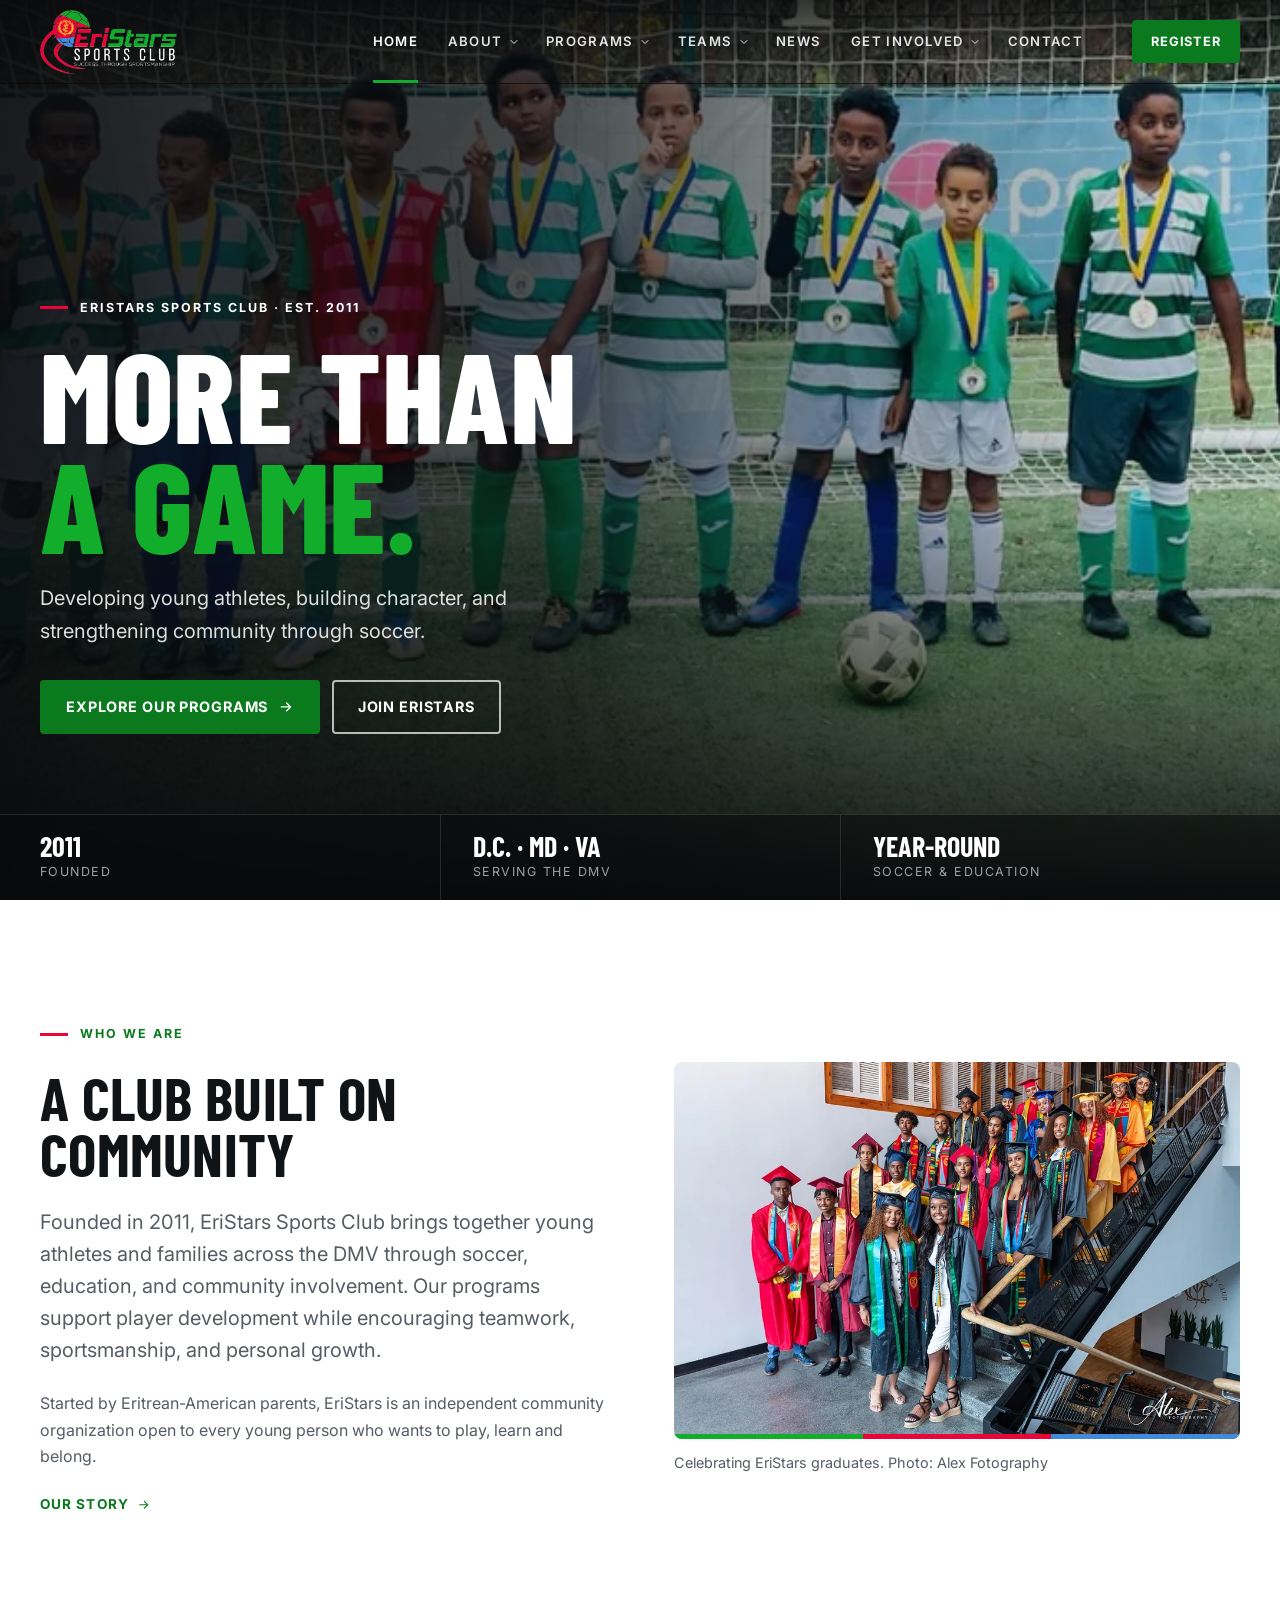
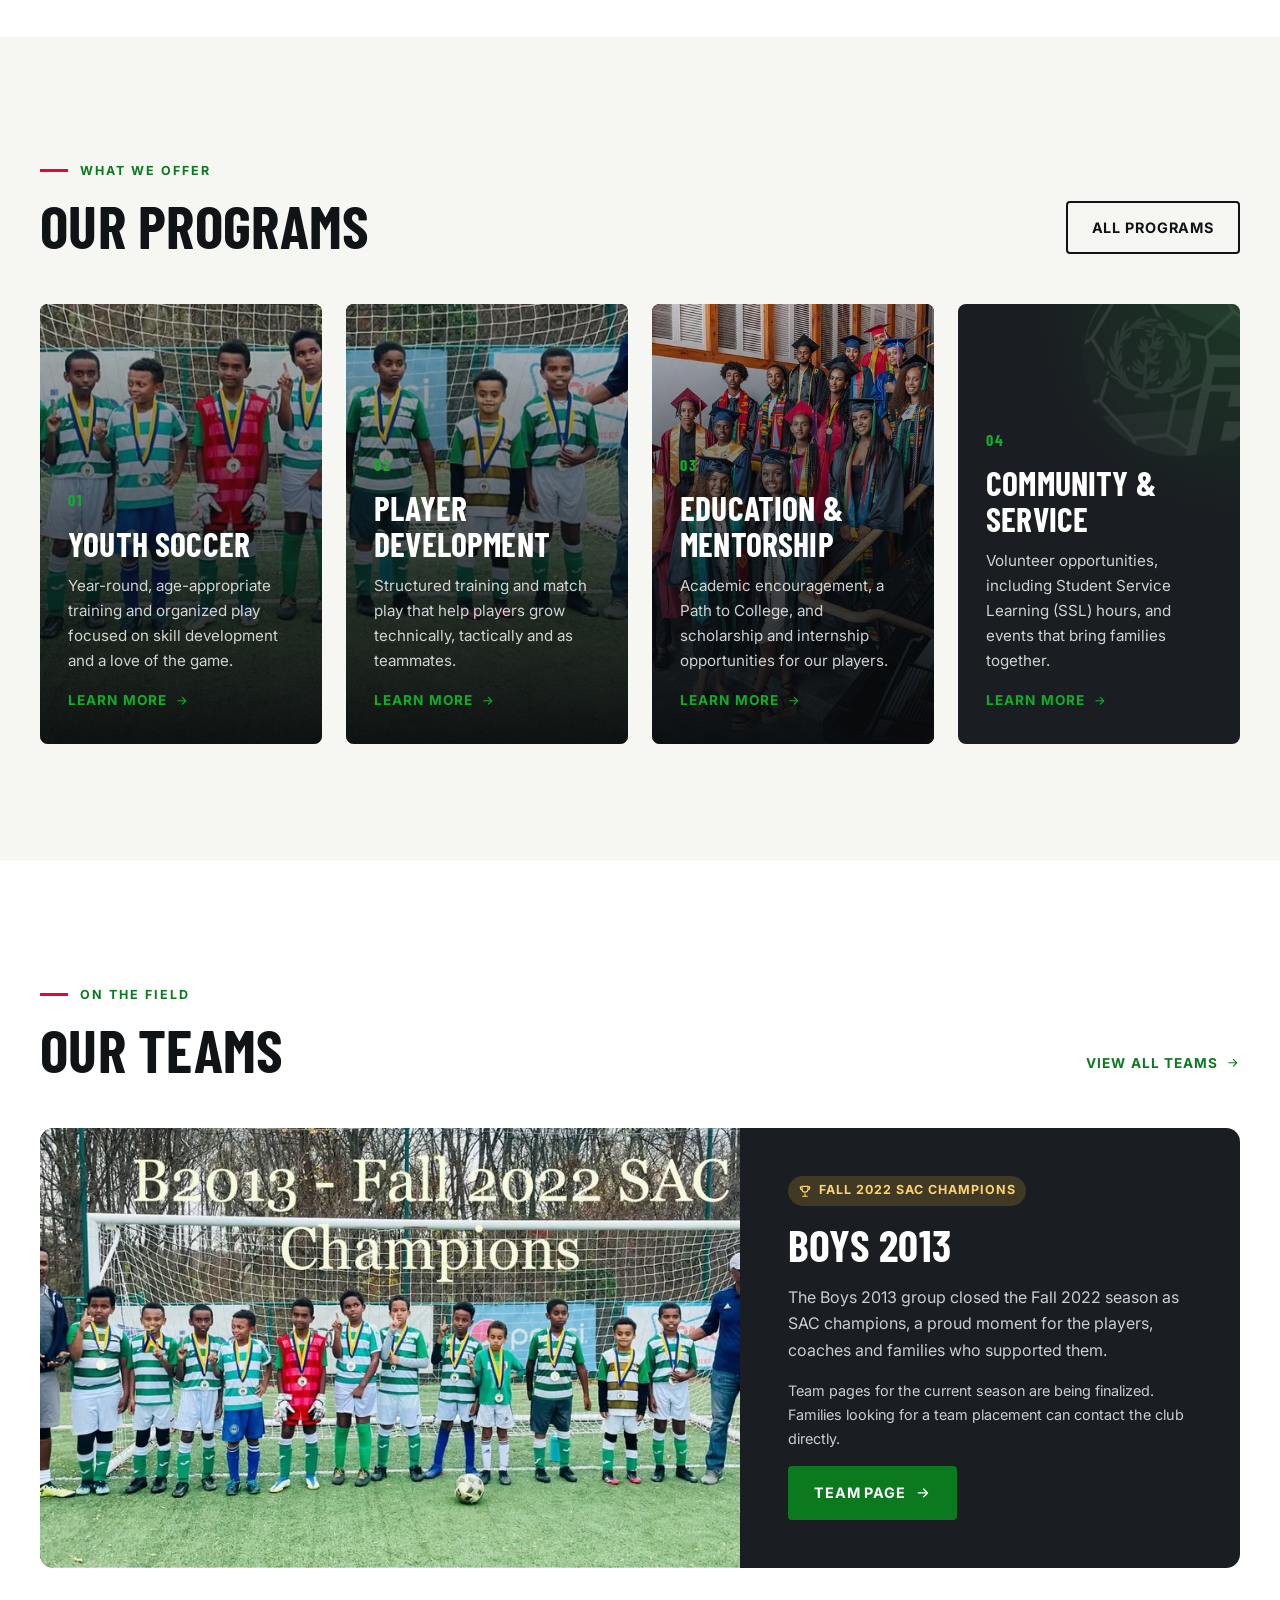
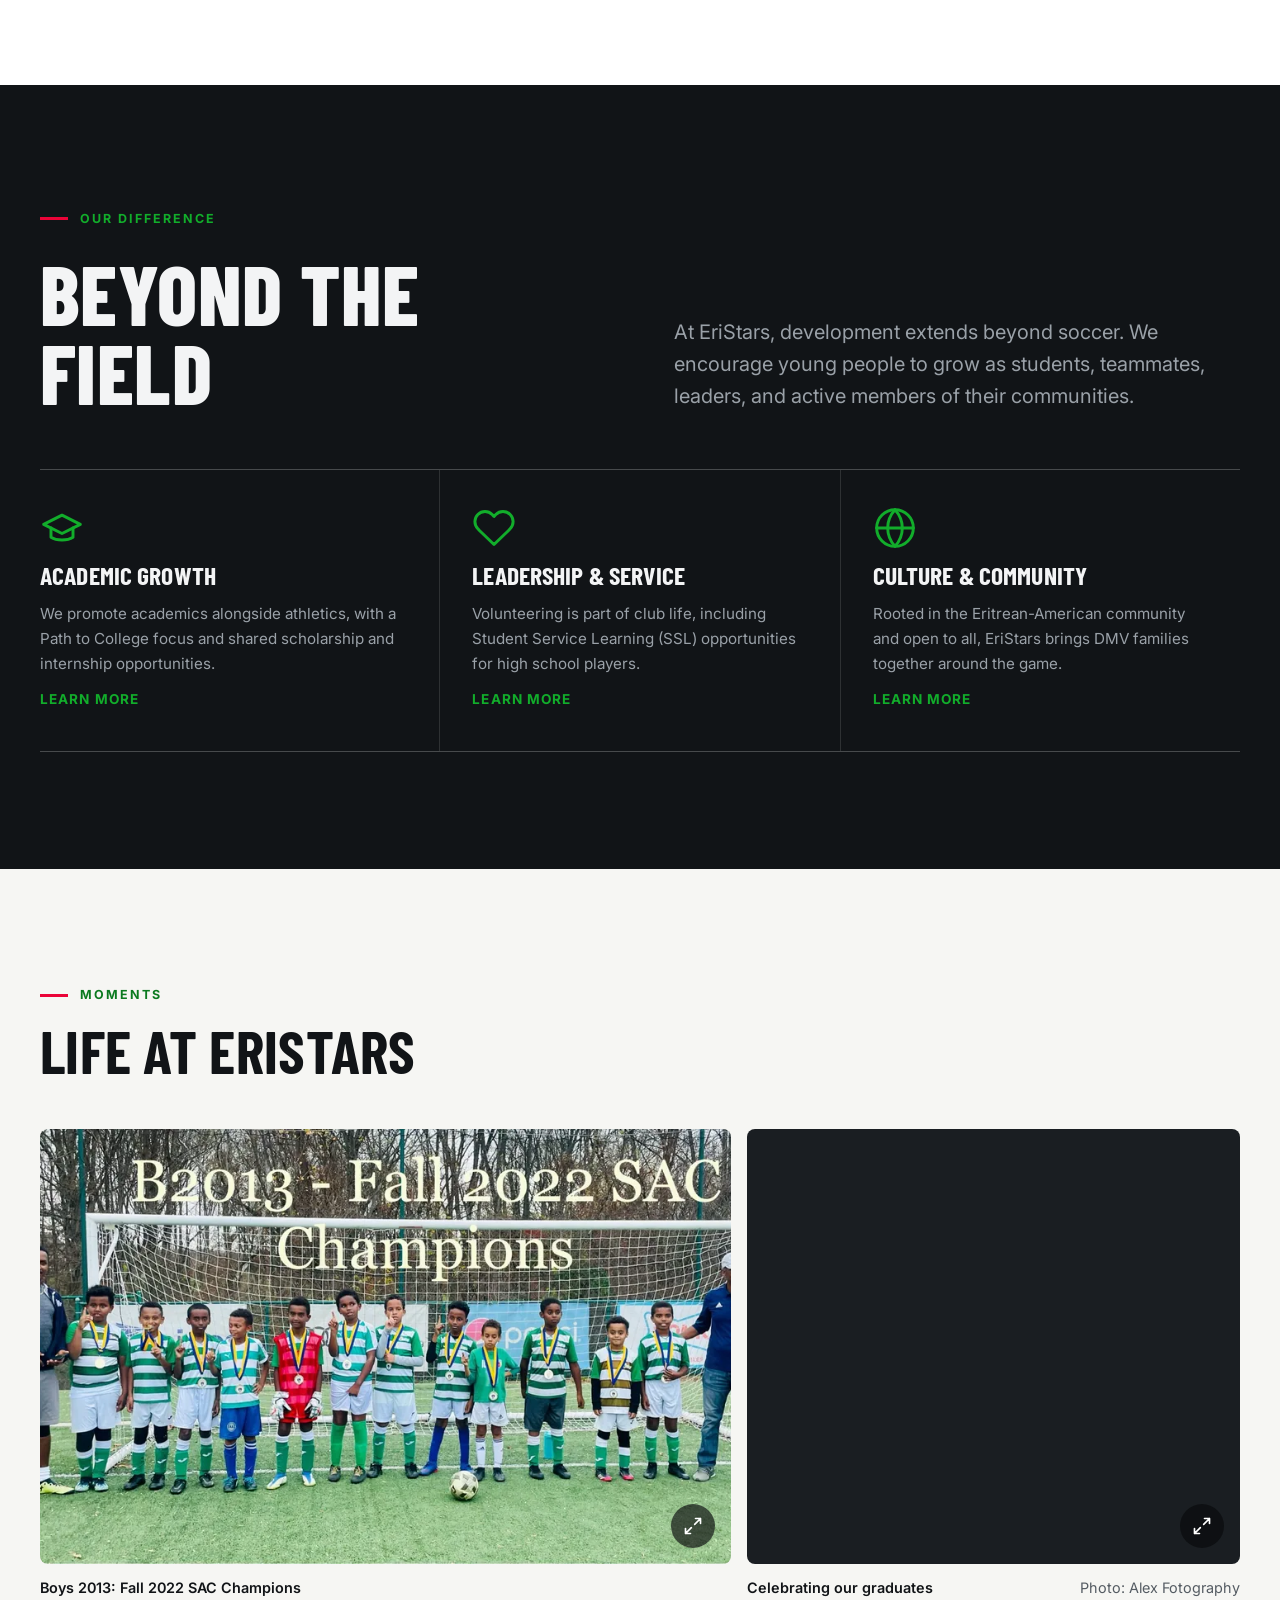
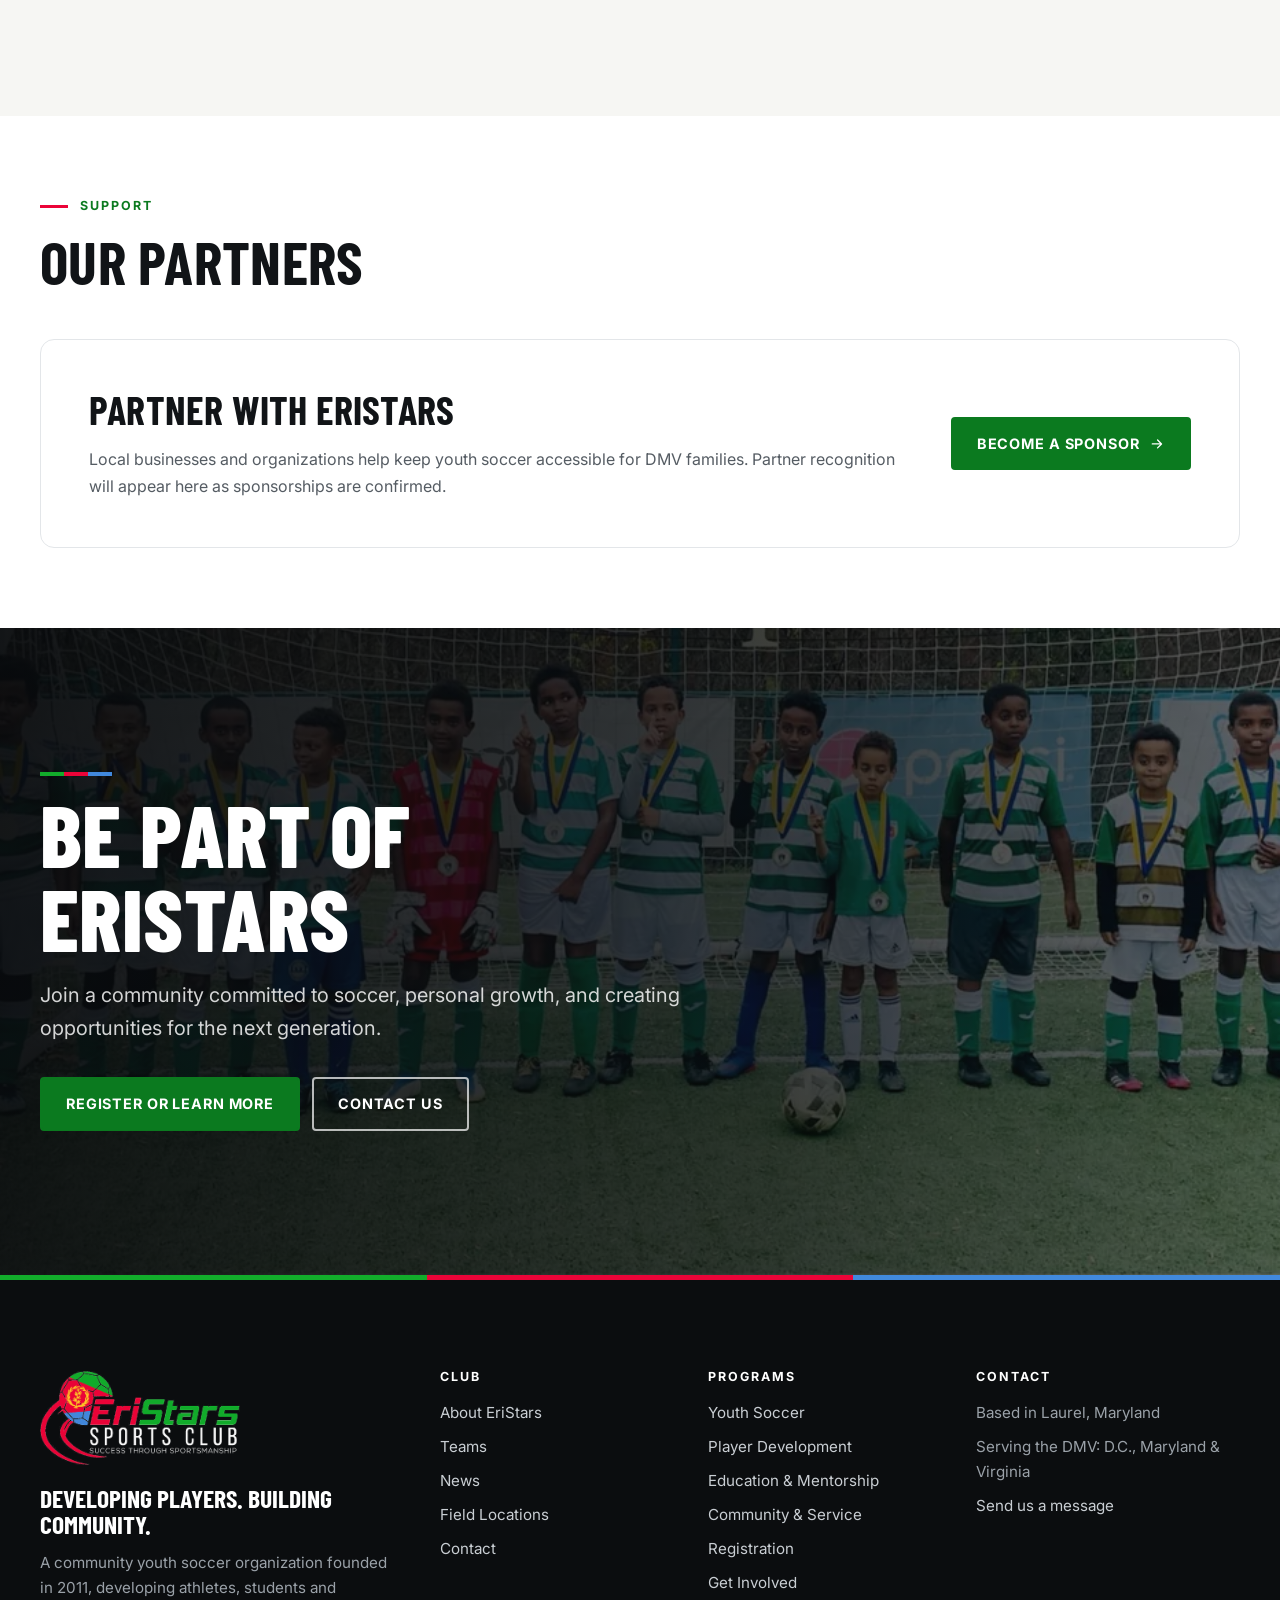
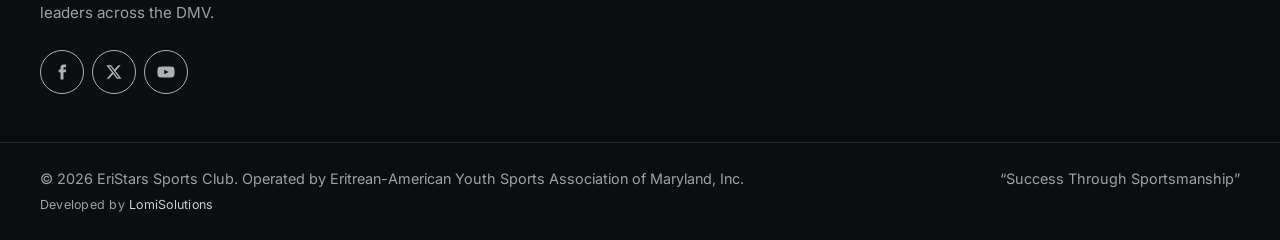
<file: index.html>
<!doctype html>
<html lang="en">
<head>
  <meta charset="utf-8">
  <meta name="viewport" content="width=device-width, initial-scale=1">
  <title>EriStars Sports Club | Youth Soccer in the DMV Since 2011</title>
  <meta name="description" content="EriStars Sports Club develops young athletes, builds character and strengthens community through year-round youth soccer, education and service across Washington, D.C., Maryland and Virginia.">
  <meta name="theme-color" content="#0b0d0f">
  <meta property="og:type" content="website">
  <meta property="og:site_name" content="EriStars Sports Club">
  <meta property="og:title" content="EriStars Sports Club | More Than a Game">
  <meta property="og:description" content="Developing young athletes, building character, and strengthening community through soccer across the DMV.">
  <meta property="og:image" content="assets/images/team-hero-1200.jpg">
  <meta name="twitter:card" content="summary_large_image">
  <link rel="icon" href="assets/images/favicon-32.png" sizes="32x32" type="image/png">
  <link rel="icon" href="assets/images/favicon-192.png" sizes="192x192" type="image/png">
  <link rel="apple-touch-icon" href="assets/images/apple-touch-icon.png">
  <link rel="preconnect" href="https://fonts.googleapis.com">
  <link rel="preconnect" href="https://fonts.gstatic.com" crossorigin>
  <link rel="stylesheet" href="https://fonts.googleapis.com/css2?family=Barlow+Condensed:wght@600;700;800&family=Inter:wght@400;500;600;700&display=swap">
  <link rel="stylesheet" href="assets/css/tokens.css">
  <link rel="stylesheet" href="assets/css/main.css">
  <script defer src="assets/data/site.js"></script>
  <script defer src="assets/data/images.js"></script>
  <script defer src="assets/data/programs.js"></script>
  <script defer src="assets/data/teams.js"></script>
  <script defer src="assets/data/content.js"></script>
  <script defer src="assets/js/main.js"></script>
  <script type="application/ld+json">
  {
    "@context": "https://schema.org",
    "@type": "SportsOrganization",
    "name": "EriStars Sports Club",
    "legalName": "Eritrean-American Youth Sports Association of Maryland, Inc.",
    "foundingDate": "2011",
    "sport": "Soccer",
    "description": "Community youth soccer organization founded by Eritrean-American parents, serving youth and families in the Washington, D.C. metropolitan area.",
    "address": { "@type": "PostalAddress", "addressLocality": "Laurel", "addressRegion": "MD", "addressCountry": "US" },
    "areaServed": ["Washington, DC", "Maryland", "Virginia"],
    "sameAs": [
      "https://www.facebook.com/eri.stars.58",
      "https://twitter.com/EristarC",
      "https://www.youtube.com/channel/UCK8b0le_HKcMzNmzIKthJNQ"
    ]
  }
  </script>
</head>
<body data-page="home" class="has-hero">
  <a class="skip-link" href="#main">Skip to main content</a>
  <div class="header-slot" data-site-header></div>

  <main id="main">
    <!-- 1 · Hero -->
    <section class="hero" aria-labelledby="hero-title">
      <div class="hero-media">
        <img src="assets/images/team-hero-1280.webp"
             srcset="assets/images/team-hero-768.webp 768w, assets/images/team-hero-1280.webp 1280w, assets/images/team-hero-2048.webp 2048w"
             sizes="100vw" width="2048" height="753" fetchpriority="high" decoding="async"
             alt="EriStars youth players in green-and-white striped kits line up on the field wearing medals, with two coaches.">
      </div>
      <div class="container hero-content">
        <span class="eyebrow">EriStars Sports Club · Est. 2011</span>
        <h1 class="hero-title" id="hero-title">More than <em>a game.</em></h1>
        <p class="hero-lead">Developing young athletes, building character, and strengthening community through soccer.</p>
        <div class="btn-row">
          <a class="btn" href="programs.html">Explore our programs
            <svg viewBox="0 0 24 24" fill="none" stroke="currentColor" stroke-width="2" stroke-linecap="round" stroke-linejoin="round" aria-hidden="true"><path d="M5 12h14M13 6l6 6-6 6"/></svg>
          </a>
          <a class="btn btn--outline-light" href="register.html">Join EriStars</a>
        </div>
      </div>
      <div class="hero-bar">
        <div class="container">
          <ul class="hero-facts" role="list">
            <li><strong>2011</strong><span>Founded</span></li>
            <li><strong>D.C. · MD · VA</strong><span>Serving the DMV</span></li>
            <li><strong>Year-round</strong><span>Soccer &amp; education</span></li>
          </ul>
        </div>
      </div>
    </section>

    <!-- 2 · Club introduction -->
    <section class="section" aria-labelledby="intro-title">
      <div class="container split">
        <div class="stack-lg">
          <span class="eyebrow">Who we are</span>
          <h2 id="intro-title">A club built on community</h2>
          <p class="lead">Founded in 2011, EriStars Sports Club brings together young athletes and families across the DMV through soccer, education, and community involvement. Our programs support player development while encouraging teamwork, sportsmanship, and personal growth.</p>
          <p class="text-muted">Started by Eritrean-American parents, EriStars is an independent community organization open to every young person who wants to play, learn and belong.</p>
          <a class="link-arrow" href="about.html#story">Our story
            <svg viewBox="0 0 24 24" fill="none" stroke="currentColor" stroke-width="2" stroke-linecap="round" stroke-linejoin="round" aria-hidden="true"><path d="M5 12h14M13 6l6 6-6 6"/></svg>
          </a>
        </div>
        <figure>
          <div class="media-frame media-frame--accent ratio-3x2">
            <img src="assets/images/graduates-960.webp"
                 srcset="assets/images/graduates-600.webp 600w, assets/images/graduates-960.webp 960w, assets/images/graduates-1500.webp 1500w"
                 sizes="(min-width: 900px) 50vw, 100vw" width="1500" height="1001" loading="lazy" decoding="async"
                 alt="A group of EriStars graduates in caps and gowns, many wearing stoles in the colors of the Eritrean flag, pose on a staircase.">
          </div>
          <figcaption class="media-caption">Celebrating EriStars graduates. Photo: Alex Fotography</figcaption>
        </figure>
      </div>
    </section>

    <!-- 3 · Programs -->
    <section class="section section--paper" aria-labelledby="programs-title">
      <div class="container">
        <div class="section-head section-head--row">
          <div class="stack">
            <span class="eyebrow">What we offer</span>
            <h2 id="programs-title">Our programs</h2>
          </div>
          <a class="btn btn--outline" href="programs.html">All programs</a>
        </div>
        <div data-render="program-cards"></div>
      </div>
    </section>

    <!-- 4 · Teams -->
    <section class="section" aria-labelledby="teams-title">
      <div class="container">
        <div class="section-head section-head--row">
          <div class="stack">
            <span class="eyebrow">On the field</span>
            <h2 id="teams-title">Our teams</h2>
          </div>
          <a class="link-arrow" href="teams.html">View all teams
            <svg viewBox="0 0 24 24" fill="none" stroke="currentColor" stroke-width="2" stroke-linecap="round" stroke-linejoin="round" aria-hidden="true"><path d="M5 12h14M13 6l6 6-6 6"/></svg>
          </a>
        </div>
        <div data-render="team-feature"></div>
      </div>
    </section>

    <!-- 5 · Beyond the field -->
    <section class="section section--dark" aria-labelledby="beyond-title">
      <div class="container">
        <div class="split" style="align-items:end;margin-bottom:clamp(2.5rem,2rem + 2vw,4rem)">
          <div class="stack-lg">
            <span class="eyebrow">Our difference</span>
            <h2 id="beyond-title" class="h1">Beyond the field</h2>
          </div>
          <p class="lead">At EriStars, development extends beyond soccer. We encourage young people to grow as students, teammates, leaders, and active members of their communities.</p>
        </div>
        <div class="pillars">
          <article class="pillar">
            <svg class="pillar-icon" viewBox="0 0 24 24" fill="none" stroke="currentColor" stroke-width="1.6" stroke-linecap="round" stroke-linejoin="round" aria-hidden="true"><path d="M22 10 12 5 2 10l10 5 10-5z"/><path d="M6 12v5c3 2 9 2 12 0v-5"/></svg>
            <h3>Academic growth</h3>
            <p>We promote academics alongside athletics, with a Path to College focus and shared scholarship and internship opportunities.</p>
            <a class="link-arrow" href="community.html#academics">Learn more</a>
          </article>
          <article class="pillar">
            <svg class="pillar-icon" viewBox="0 0 24 24" fill="none" stroke="currentColor" stroke-width="1.6" stroke-linecap="round" stroke-linejoin="round" aria-hidden="true"><path d="M20.8 4.6a5.5 5.5 0 0 0-7.8 0L12 5.7l-1-1.1a5.5 5.5 0 0 0-7.8 7.8l1 1.1L12 21l7.8-7.5 1-1.1a5.5 5.5 0 0 0 0-7.8z"/></svg>
            <h3>Leadership &amp; service</h3>
            <p>Volunteering is part of club life, including Student Service Learning (SSL) opportunities for high school players.</p>
            <a class="link-arrow" href="community.html#service">Learn more</a>
          </article>
          <article class="pillar">
            <svg class="pillar-icon" viewBox="0 0 24 24" fill="none" stroke="currentColor" stroke-width="1.6" stroke-linecap="round" stroke-linejoin="round" aria-hidden="true"><circle cx="12" cy="12" r="10"/><path d="M2 12h20M12 2a15 15 0 0 1 4 10 15 15 0 0 1-4 10 15 15 0 0 1-4-10 15 15 0 0 1 4-10z"/></svg>
            <h3>Culture &amp; community</h3>
            <p>Rooted in the Eritrean-American community and open to all, EriStars brings DMV families together around the game.</p>
            <a class="link-arrow" href="community.html#culture">Learn more</a>
          </article>
        </div>
      </div>
    </section>

    <!-- 6 · Latest news (hidden automatically until articles exist) -->
    <section class="section" aria-labelledby="news-title">
      <div class="container">
        <div class="section-head section-head--row">
          <div class="stack">
            <span class="eyebrow">News</span>
            <h2 id="news-title">Latest from EriStars</h2>
          </div>
          <a class="btn btn--outline" href="news.html">All news</a>
        </div>
        <div data-render="news-list" data-limit="3" data-hide-section-when-empty></div>
      </div>
    </section>

    <!-- 7 · Gallery -->
    <section class="section section--paper" aria-labelledby="gallery-title">
      <div class="container">
        <div class="section-head">
          <span class="eyebrow">Moments</span>
          <h2 id="gallery-title">Life at EriStars</h2>
        </div>
        <div data-render="gallery"></div>
      </div>
    </section>

    <!-- 8 · Partners -->
    <section class="section section--tight" aria-labelledby="partners-title">
      <div class="container">
        <div class="section-head">
          <span class="eyebrow">Support</span>
          <h2 id="partners-title">Our partners</h2>
        </div>
        <div data-render="partners"></div>
      </div>
    </section>

    <!-- 9 · Final call to action -->
    <section class="cta-band" aria-labelledby="cta-title">
      <div class="cta-band-media">
        <img src="assets/images/team-hero-1280.webp"
             srcset="assets/images/team-hero-768.webp 768w, assets/images/team-hero-1280.webp 1280w, assets/images/team-hero-2048.webp 2048w"
             sizes="100vw" width="2048" height="753" loading="lazy" decoding="async" alt="">
      </div>
      <div class="container">
        <div class="stripe"><span></span></div>
        <h2 id="cta-title">Be part of EriStars</h2>
        <p>Join a community committed to soccer, personal growth, and creating opportunities for the next generation.</p>
        <div class="btn-row">
          <a class="btn" href="register.html">Register or learn more</a>
          <a class="btn btn--outline-light" href="contact.html">Contact us</a>
        </div>
      </div>
    </section>
  </main>

  <div data-site-footer></div>
  <noscript><p class="container no-js-note">Some sections of this site need JavaScript. Pages: <a href="about.html">About</a> · <a href="programs.html">Programs</a> · <a href="teams.html">Teams</a> · <a href="register.html">Register</a> · <a href="contact.html">Contact</a></p></noscript>
</body>
</html>
</file>
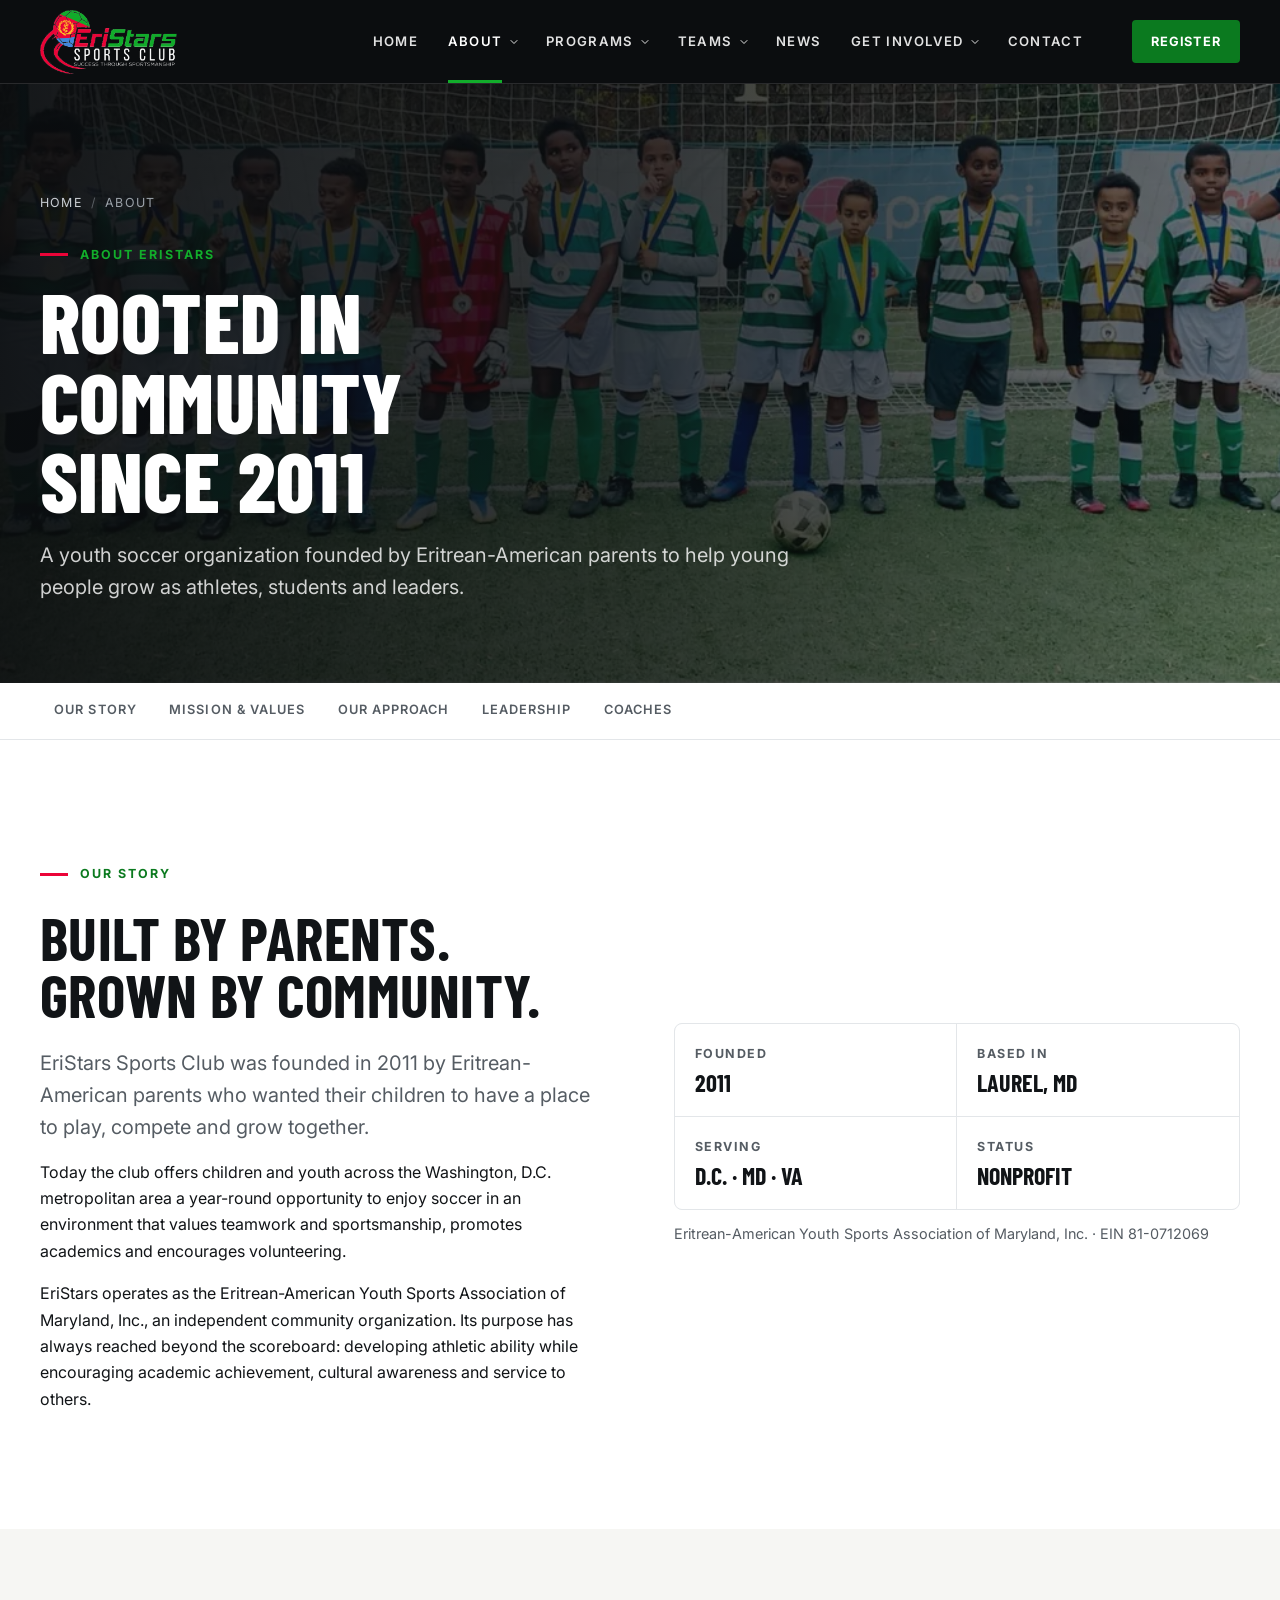
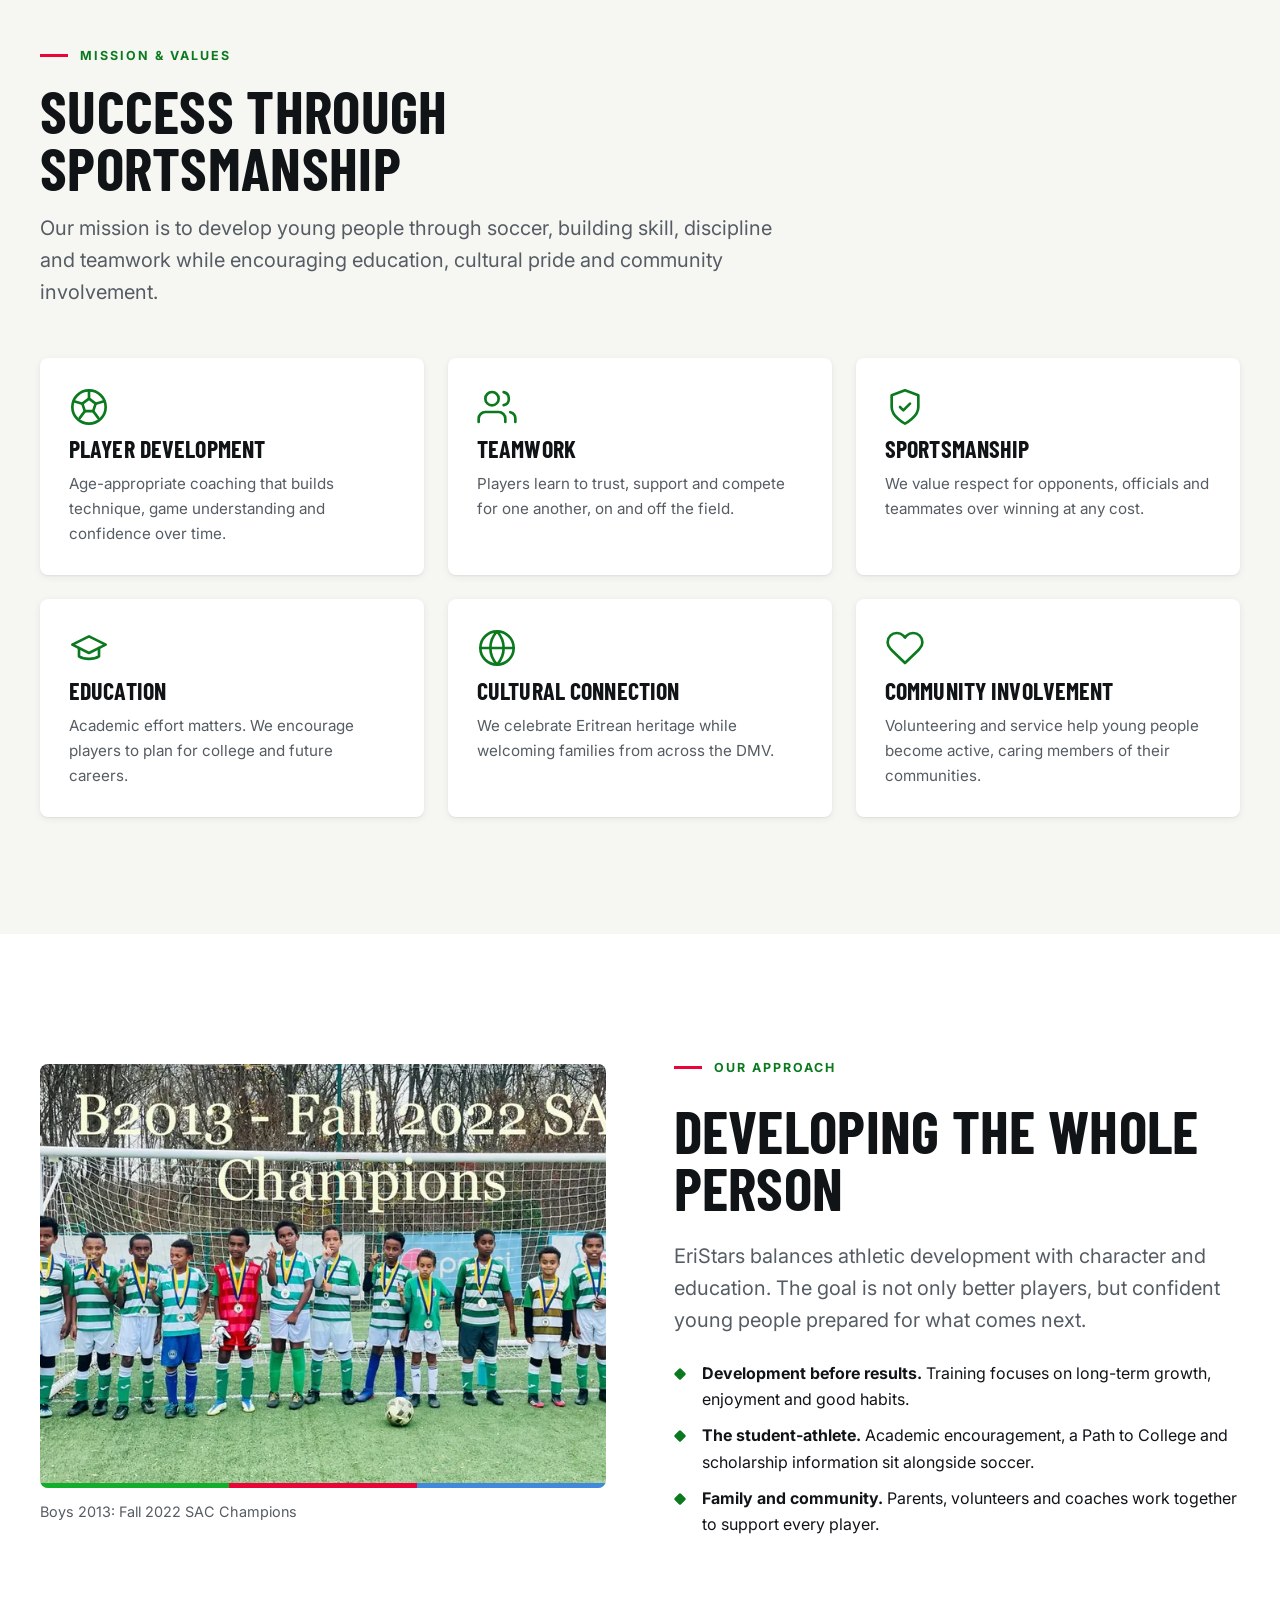
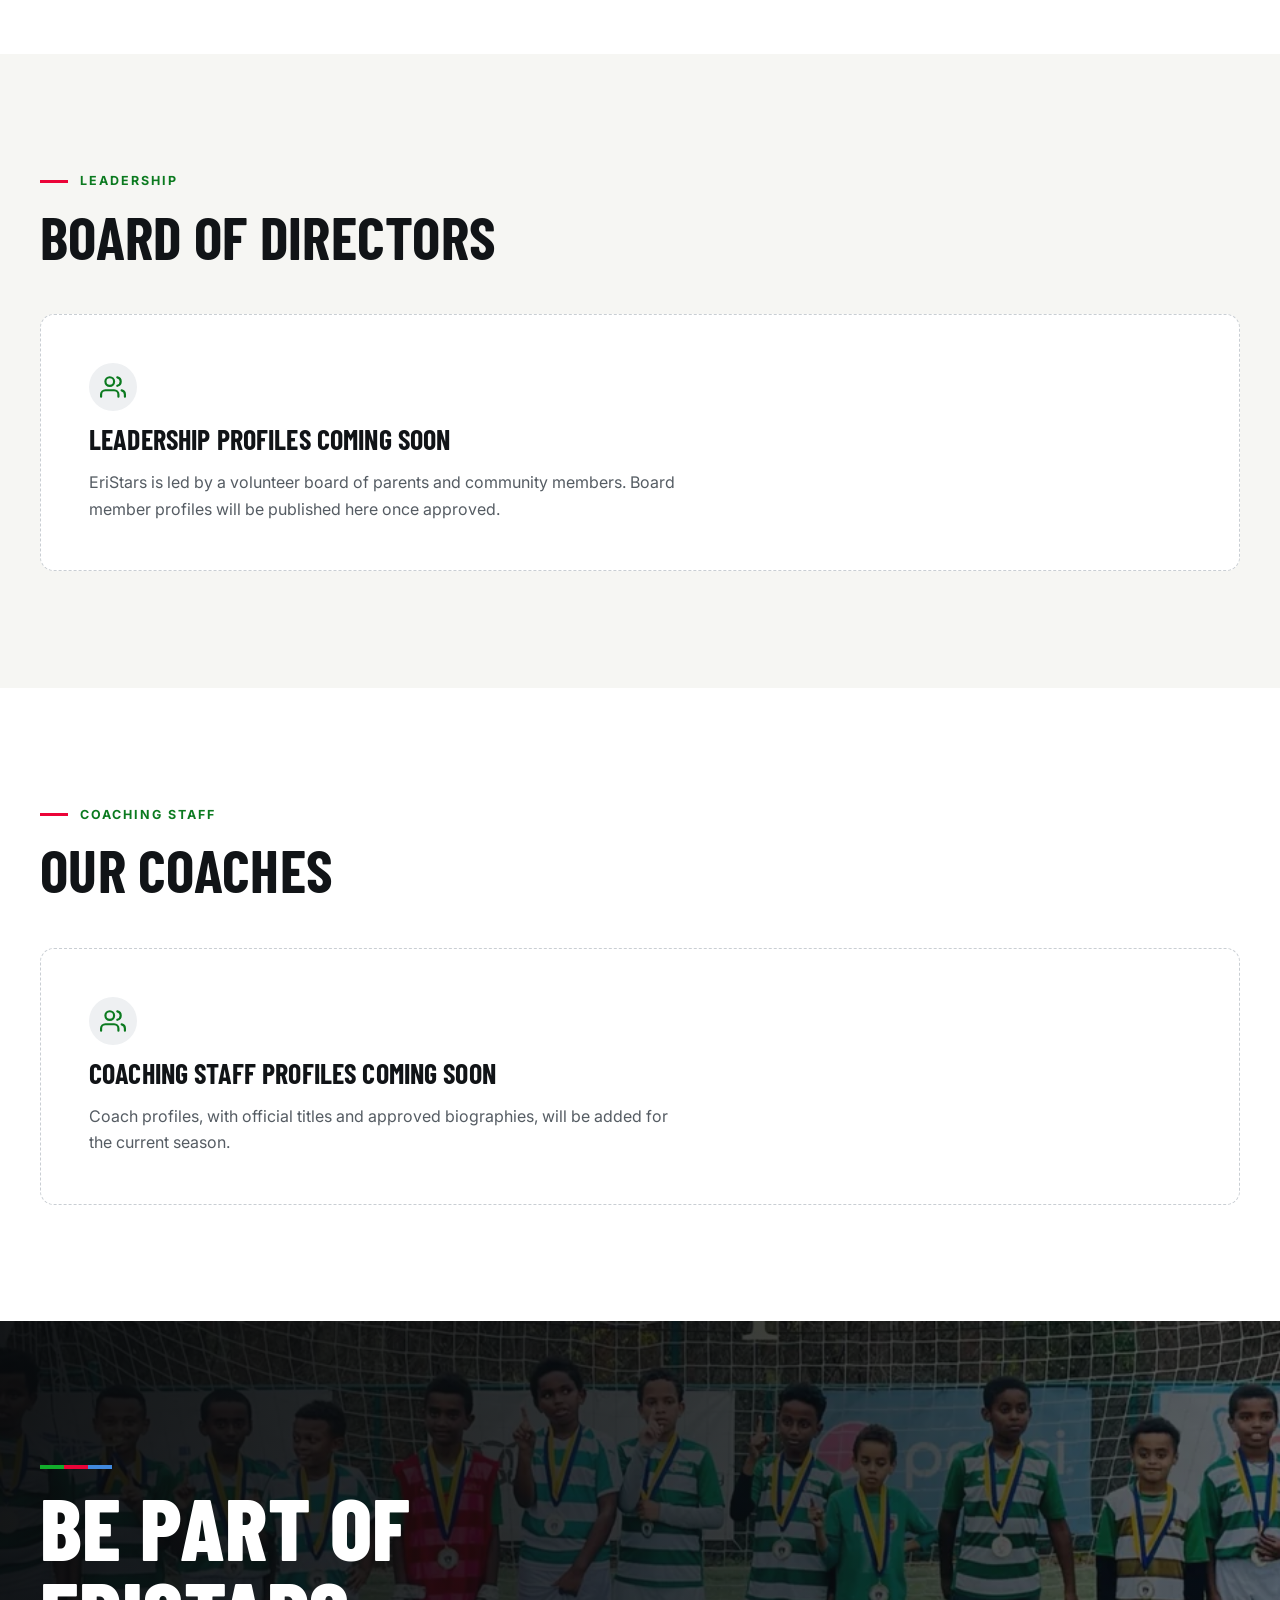
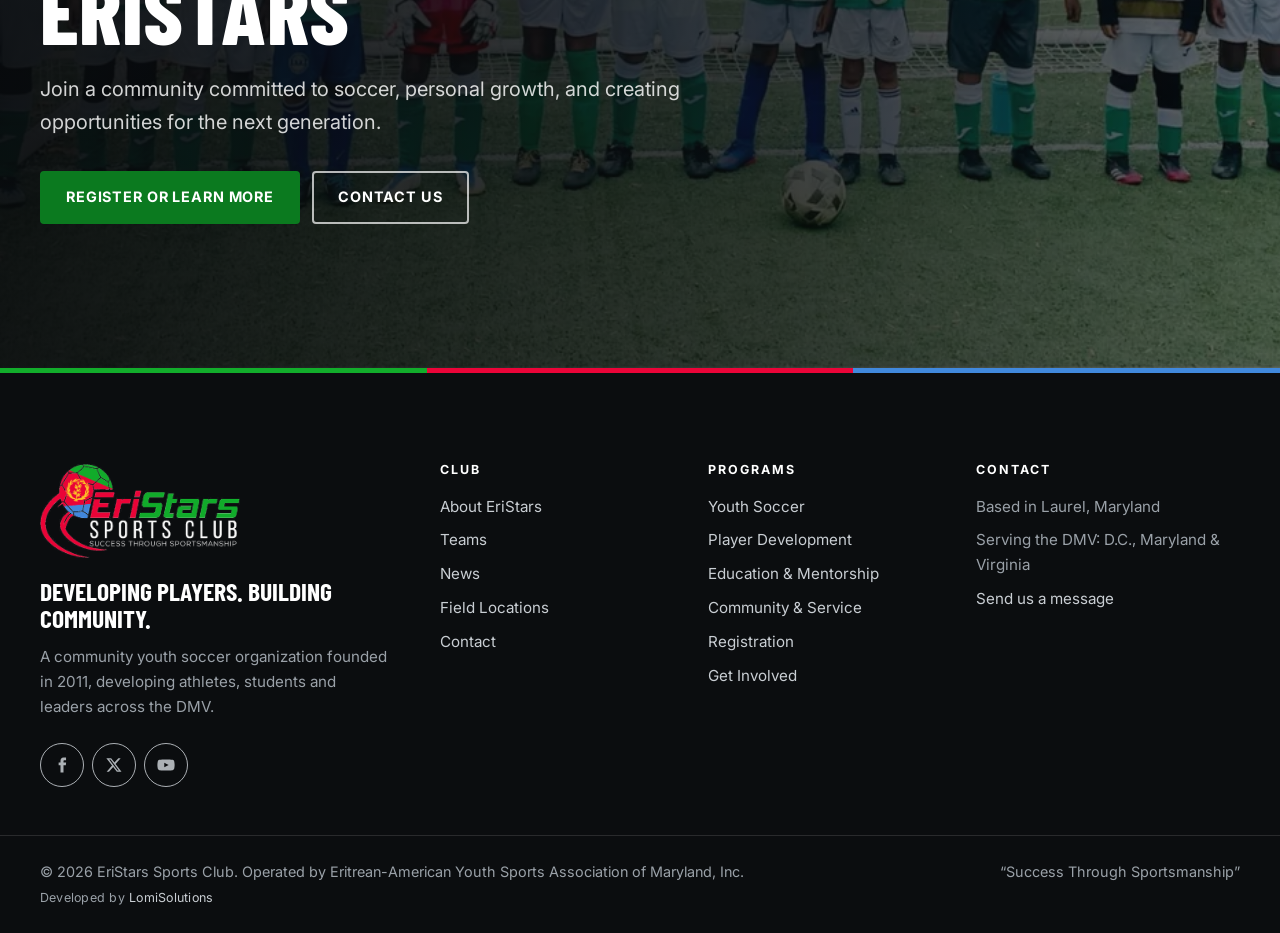
<file: about.html>
<!doctype html>
<html lang="en">
<head>
  <meta charset="utf-8">
  <meta name="viewport" content="width=device-width, initial-scale=1">
  <title>About Us | EriStars Sports Club</title>
  <meta name="description" content="Founded in 2011 by Eritrean-American parents, EriStars Sports Club develops young athletes through soccer, education, cultural connection and community service across the DMV.">
  <meta name="theme-color" content="#0b0d0f">
  <meta property="og:type" content="website">
  <meta property="og:site_name" content="EriStars Sports Club">
  <meta property="og:title" content="About Us | EriStars Sports Club">
  <meta property="og:description" content="Founded in 2011 by Eritrean-American parents, EriStars Sports Club develops young athletes through soccer, education, cultural connection and community service across the DMV.">
  <meta property="og:image" content="assets/images/team-hero-1200.jpg">
  <meta name="twitter:card" content="summary_large_image">
  <link rel="icon" href="assets/images/favicon-32.png" sizes="32x32" type="image/png">
  <link rel="icon" href="assets/images/favicon-192.png" sizes="192x192" type="image/png">
  <link rel="apple-touch-icon" href="assets/images/apple-touch-icon.png">
  <link rel="preconnect" href="https://fonts.googleapis.com">
  <link rel="preconnect" href="https://fonts.gstatic.com" crossorigin>
  <link rel="stylesheet" href="https://fonts.googleapis.com/css2?family=Barlow+Condensed:wght@600;700;800&family=Inter:wght@400;500;600;700&display=swap">
  <link rel="stylesheet" href="assets/css/tokens.css">
  <link rel="stylesheet" href="assets/css/main.css">
  <script defer src="assets/data/site.js"></script>
  <script defer src="assets/data/images.js"></script>
  <script defer src="assets/data/programs.js"></script>
  <script defer src="assets/data/teams.js"></script>
  <script defer src="assets/data/content.js"></script>
  <script defer src="assets/js/main.js"></script>
</head>
<body data-page="about">
  <a class="skip-link" href="#main">Skip to main content</a>
  <div class="header-slot" data-site-header></div>

  <main id="main">
    <section class="page-hero">
      <div class="page-hero-media"><img src="assets/images/team-hero-1280.webp" srcset="assets/images/team-hero-768.webp 768w, assets/images/team-hero-1280.webp 1280w, assets/images/team-hero-2048.webp 2048w" sizes="100vw" width="2048" height="753" fetchpriority="high" decoding="async" alt=""></div>
      <div class="container">
        <nav class="breadcrumbs" aria-label="Breadcrumb"><ol><li><a href="index.html">Home</a></li><li aria-current="page">About</li></ol></nav>
        <span class="eyebrow">About EriStars</span>
        <h1>Rooted in community since 2011</h1>
        <p class="lead">A youth soccer organization founded by Eritrean-American parents to help young people grow as athletes, students and leaders.</p>
      </div>
    </section>
    <nav class="subnav" aria-label="On this page">
      <div class="container"><ul>
        <li><a href="#story">Our story</a></li>
        <li><a href="#mission">Mission &amp; values</a></li>
        <li><a href="#approach">Our approach</a></li>
        <li><a href="#leadership">Leadership</a></li>
        <li><a href="#coaches">Coaches</a></li>
      </ul></div>
    </nav>

    <section class="section" id="story" aria-labelledby="story-title">
      <div class="container split">
        <div class="stack-lg">
          <span class="eyebrow">Our story</span>
          <h2 id="story-title">Built by parents. Grown by community.</h2>
          <div class="prose stack">
            <p class="lead">EriStars Sports Club was founded in 2011 by Eritrean-American parents who wanted their children to have a place to play, compete and grow together.</p>
            <p>Today the club offers children and youth across the Washington, D.C. metropolitan area a year-round opportunity to enjoy soccer in an environment that values teamwork and sportsmanship, promotes academics and encourages volunteering.</p>
            <p>EriStars operates as the Eritrean-American Youth Sports Association of Maryland, Inc., an independent community organization. Its purpose has always reached beyond the scoreboard: developing athletic ability while encouraging academic achievement, cultural awareness and service to others.</p>
          </div>
        </div>
        <div data-render="org-facts"></div>
      </div>
    </section>

    <section class="section section--paper" id="mission" aria-labelledby="mission-title">
      <div class="container">
        <div class="section-head">
          <span class="eyebrow">Mission &amp; values</span>
          <h2 id="mission-title">Success through sportsmanship</h2>
          <p class="lead">Our mission is to develop young people through soccer, building skill, discipline and teamwork while encouraging education, cultural pride and community involvement.</p>
        </div>
        <div class="grid grid--3">
          <article class="value-card">
            <svg class="value-card-icon" viewBox="0 0 24 24" fill="none" stroke="currentColor" stroke-width="1.6" stroke-linecap="round" stroke-linejoin="round" aria-hidden="true"><circle cx="12" cy="12" r="10"/><path d="m12 7 4 3-1.5 4.5h-5L8 10z"/><path d="M12 7V2M16 10l5-1.5M14.5 14.5l3 4M9.5 14.5l-3 4M8 10 3 8.5"/></svg>
            <h3>Player development</h3>
            <p>Age-appropriate coaching that builds technique, game understanding and confidence over time.</p>
          </article>
          <article class="value-card">
            <svg class="value-card-icon" viewBox="0 0 24 24" fill="none" stroke="currentColor" stroke-width="1.6" stroke-linecap="round" stroke-linejoin="round" aria-hidden="true"><path d="M17 21v-2a4 4 0 0 0-4-4H5a4 4 0 0 0-4 4v2"/><circle cx="9" cy="7" r="4"/><path d="M23 21v-2a4 4 0 0 0-3-3.9M16 3.1a4 4 0 0 1 0 7.8"/></svg>
            <h3>Teamwork</h3>
            <p>Players learn to trust, support and compete for one another, on and off the field.</p>
          </article>
          <article class="value-card">
            <svg class="value-card-icon" viewBox="0 0 24 24" fill="none" stroke="currentColor" stroke-width="1.6" stroke-linecap="round" stroke-linejoin="round" aria-hidden="true"><path d="M12 22s8-4 8-10V5l-8-3-8 3v7c0 6 8 10 8 10z"/><path d="m9 12 2 2 4-4"/></svg>
            <h3>Sportsmanship</h3>
            <p>We value respect for opponents, officials and teammates over winning at any cost.</p>
          </article>
          <article class="value-card">
            <svg class="value-card-icon" viewBox="0 0 24 24" fill="none" stroke="currentColor" stroke-width="1.6" stroke-linecap="round" stroke-linejoin="round" aria-hidden="true"><path d="M22 10 12 5 2 10l10 5 10-5z"/><path d="M6 12v5c3 2 9 2 12 0v-5"/></svg>
            <h3>Education</h3>
            <p>Academic effort matters. We encourage players to plan for college and future careers.</p>
          </article>
          <article class="value-card">
            <svg class="value-card-icon" viewBox="0 0 24 24" fill="none" stroke="currentColor" stroke-width="1.6" stroke-linecap="round" stroke-linejoin="round" aria-hidden="true"><circle cx="12" cy="12" r="10"/><path d="M2 12h20M12 2a15 15 0 0 1 4 10 15 15 0 0 1-4 10 15 15 0 0 1-4-10 15 15 0 0 1 4-10z"/></svg>
            <h3>Cultural connection</h3>
            <p>We celebrate Eritrean heritage while welcoming families from across the DMV.</p>
          </article>
          <article class="value-card">
            <svg class="value-card-icon" viewBox="0 0 24 24" fill="none" stroke="currentColor" stroke-width="1.6" stroke-linecap="round" stroke-linejoin="round" aria-hidden="true"><path d="M20.8 4.6a5.5 5.5 0 0 0-7.8 0L12 5.7l-1-1.1a5.5 5.5 0 0 0-7.8 7.8l1 1.1L12 21l7.8-7.5 1-1.1a5.5 5.5 0 0 0 0-7.8z"/></svg>
            <h3>Community involvement</h3>
            <p>Volunteering and service help young people become active, caring members of their communities.</p>
          </article>
        </div>
      </div>
    </section>

    <section class="section" id="approach" aria-labelledby="approach-title">
      <div class="container split split--reverse">
        <div class="stack-lg">
          <span class="eyebrow">Our approach</span>
          <h2 id="approach-title">Developing the whole person</h2>
          <p class="lead">EriStars balances athletic development with character and education. The goal is not only better players, but confident young people prepared for what comes next.</p>
          <ul class="checklist">
            <li><strong>Development before results.</strong> Training focuses on long-term growth, enjoyment and good habits.</li>
            <li><strong>The student-athlete.</strong> Academic encouragement, a Path to College and scholarship information sit alongside soccer.</li>
            <li><strong>Family and community.</strong> Parents, volunteers and coaches work together to support every player.</li>
          </ul>
        </div>
        <figure>
          <div class="media-frame media-frame--accent ratio-4x3"><img src="assets/images/team-b2013-960.webp" srcset="assets/images/team-b2013-600.webp 600w, assets/images/team-b2013-960.webp 960w, assets/images/team-b2013-1600.webp 1600w" sizes="(min-width:900px) 50vw, 100vw" width="1600" height="879" loading="lazy" decoding="async" alt="The EriStars Boys 2013 team and coaches celebrating with medals in front of a goal." style="object-position:50% 70%"></div>
          <figcaption class="media-caption">Boys 2013: Fall 2022 SAC Champions</figcaption>
        </figure>
      </div>
    </section>

    <section class="section section--paper" id="leadership" aria-labelledby="leadership-title">
      <div class="container">
        <div class="section-head">
          <span class="eyebrow">Leadership</span>
          <h2 id="leadership-title">Board of directors</h2>
        </div>
        <div data-render="leadership"></div>
      </div>
    </section>

    <section class="section" id="coaches" aria-labelledby="coaches-title">
      <div class="container">
        <div class="section-head">
          <span class="eyebrow">Coaching staff</span>
          <h2 id="coaches-title">Our coaches</h2>
        </div>
        <div data-render="coaches"></div>
      </div>
    </section>

    <section class="cta-band" aria-labelledby="cta-title">
      <div class="cta-band-media"><img src="assets/images/team-hero-1280.webp" srcset="assets/images/team-hero-768.webp 768w, assets/images/team-hero-1280.webp 1280w, assets/images/team-hero-2048.webp 2048w" sizes="100vw" width="2048" height="753" loading="lazy" decoding="async" alt=""></div>
      <div class="container">
        <div class="stripe"><span></span></div>
        <h2 id="cta-title">Be part of EriStars</h2>
        <p>Join a community committed to soccer, personal growth, and creating opportunities for the next generation.</p>
        <div class="btn-row">
          <a class="btn" href="register.html">Register or learn more</a>
          <a class="btn btn--outline-light" href="contact.html">Contact us</a>
        </div>
      </div>
    </section>
  </main>

  <div data-site-footer></div>
  <noscript><p class="container no-js-note">Some sections of this site need JavaScript. Pages: <a href="index.html">Home</a> · <a href="about.html">About</a> · <a href="programs.html">Programs</a> · <a href="teams.html">Teams</a> · <a href="register.html">Register</a> · <a href="contact.html">Contact</a></p></noscript>
</body>
</html>
</file>
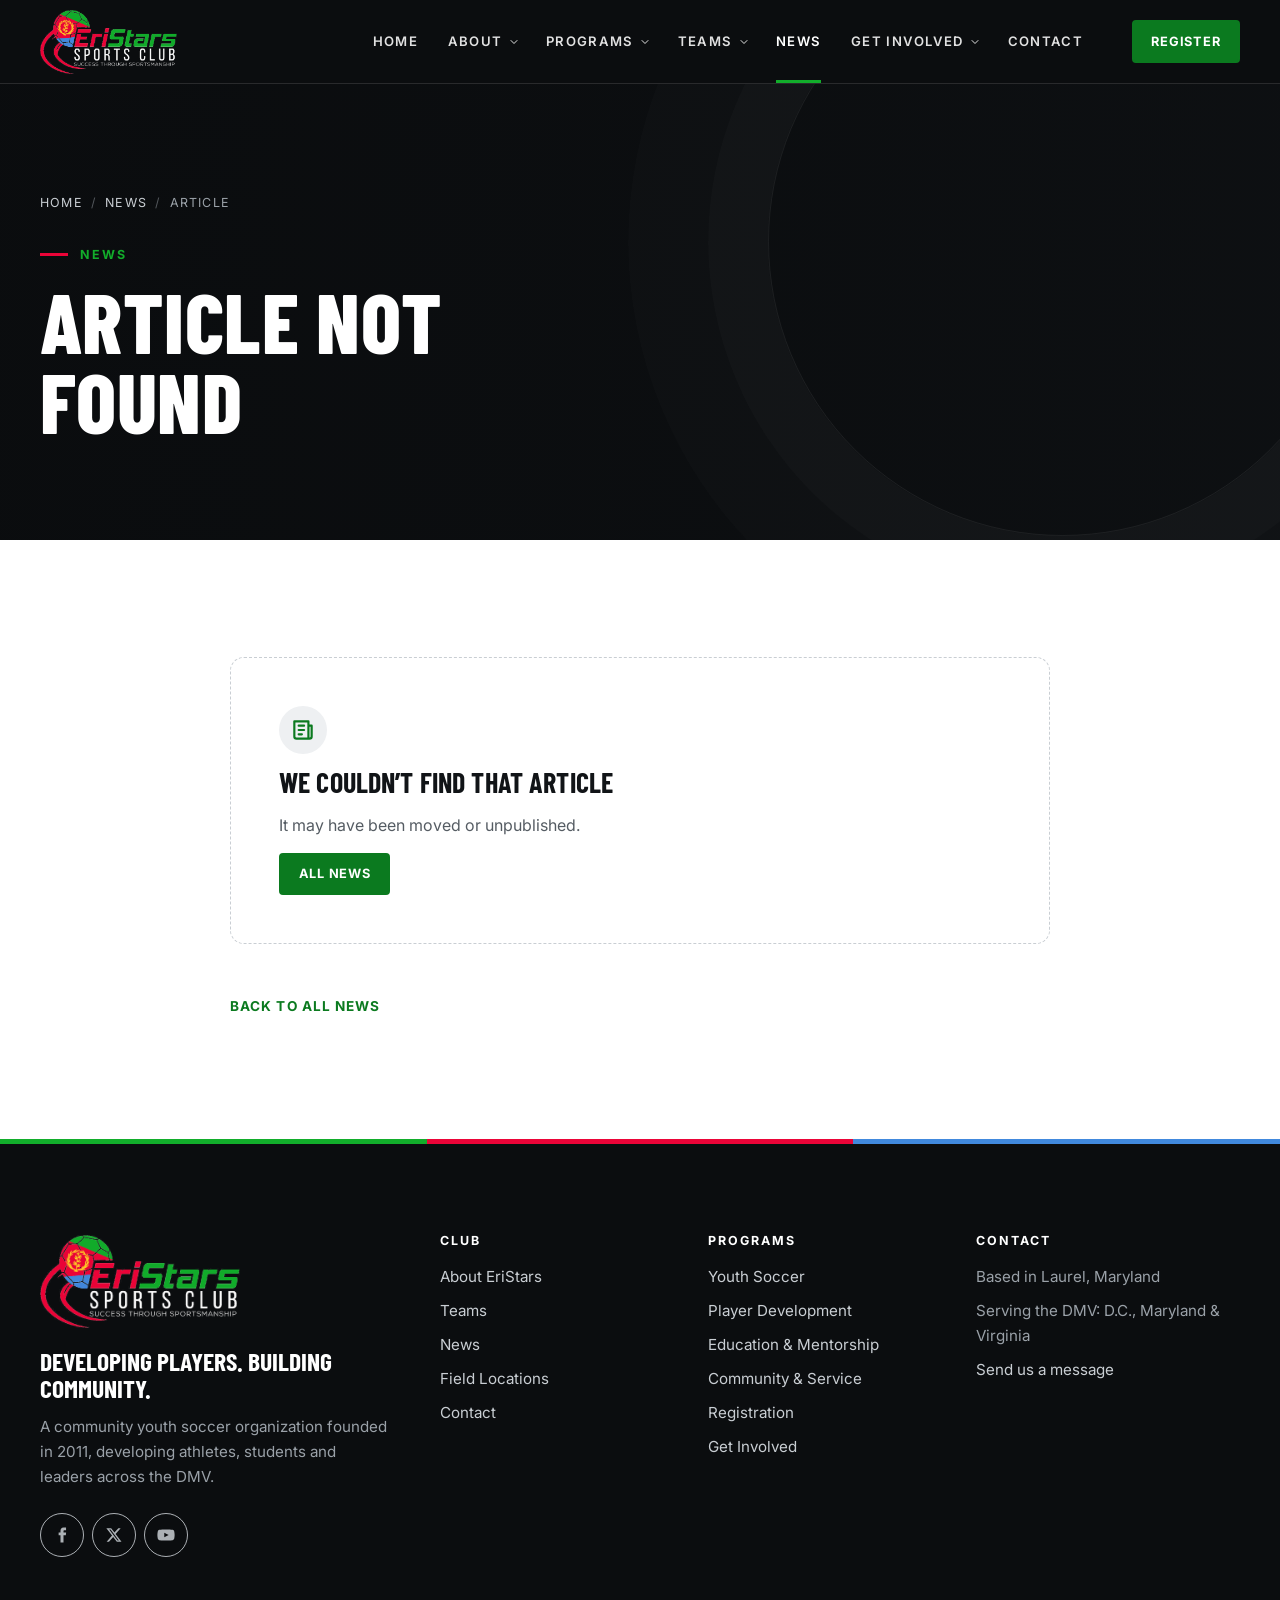
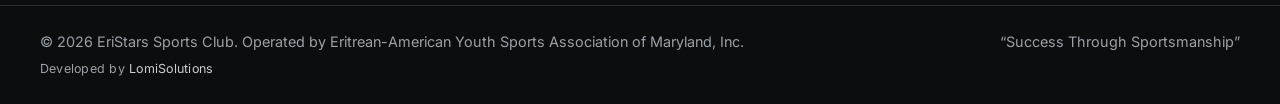
<file: article.html>
<!doctype html>
<html lang="en">
<head>
  <meta charset="utf-8">
  <meta name="viewport" content="width=device-width, initial-scale=1">
  <title>News | EriStars Sports Club</title>
  <meta name="description" content="News from EriStars Sports Club.">
  <meta name="theme-color" content="#0b0d0f">
  <meta property="og:type" content="website">
  <meta property="og:site_name" content="EriStars Sports Club">
  <meta property="og:title" content="News | EriStars Sports Club">
  <meta property="og:description" content="News from EriStars Sports Club.">
  <meta property="og:image" content="assets/images/team-hero-1200.jpg">
  <meta name="twitter:card" content="summary_large_image">
  <link rel="icon" href="assets/images/favicon-32.png" sizes="32x32" type="image/png">
  <link rel="icon" href="assets/images/favicon-192.png" sizes="192x192" type="image/png">
  <link rel="apple-touch-icon" href="assets/images/apple-touch-icon.png">
  <link rel="preconnect" href="https://fonts.googleapis.com">
  <link rel="preconnect" href="https://fonts.gstatic.com" crossorigin>
  <link rel="stylesheet" href="https://fonts.googleapis.com/css2?family=Barlow+Condensed:wght@600;700;800&family=Inter:wght@400;500;600;700&display=swap">
  <link rel="stylesheet" href="assets/css/tokens.css">
  <link rel="stylesheet" href="assets/css/main.css">
  <script defer src="assets/data/site.js"></script>
  <script defer src="assets/data/images.js"></script>
  <script defer src="assets/data/programs.js"></script>
  <script defer src="assets/data/teams.js"></script>
  <script defer src="assets/data/content.js"></script>
  <script defer src="assets/js/main.js"></script>
</head>
<body data-page="news">
  <a class="skip-link" href="#main">Skip to main content</a>
  <div class="header-slot" data-site-header></div>

  <main id="main">
    <section class="page-hero">
      
      <div class="container">
        <nav class="breadcrumbs" aria-label="Breadcrumb"><ol><li><a href="index.html">Home</a></li><li><a href="news.html">News</a></li><li aria-current="page">Article</li></ol></nav>
        <span class="eyebrow">News</span>
        <h1 data-article-title>Article</h1>
        
        <div class="news-meta" style="color:var(--gray-300)" data-article-meta></div>
      </div>
    </section>
    <section class="section">
      <div class="container container--narrow">
        <div data-render="article"></div>
        <p class="mt-7"><a class="link-arrow" href="news.html">Back to all news</a></p>
      </div>
    </section>
  </main>

  <div data-site-footer></div>
  <noscript><p class="container no-js-note">Some sections of this site need JavaScript. Pages: <a href="index.html">Home</a> · <a href="about.html">About</a> · <a href="programs.html">Programs</a> · <a href="teams.html">Teams</a> · <a href="register.html">Register</a> · <a href="contact.html">Contact</a></p></noscript>
</body>
</html>
</file>
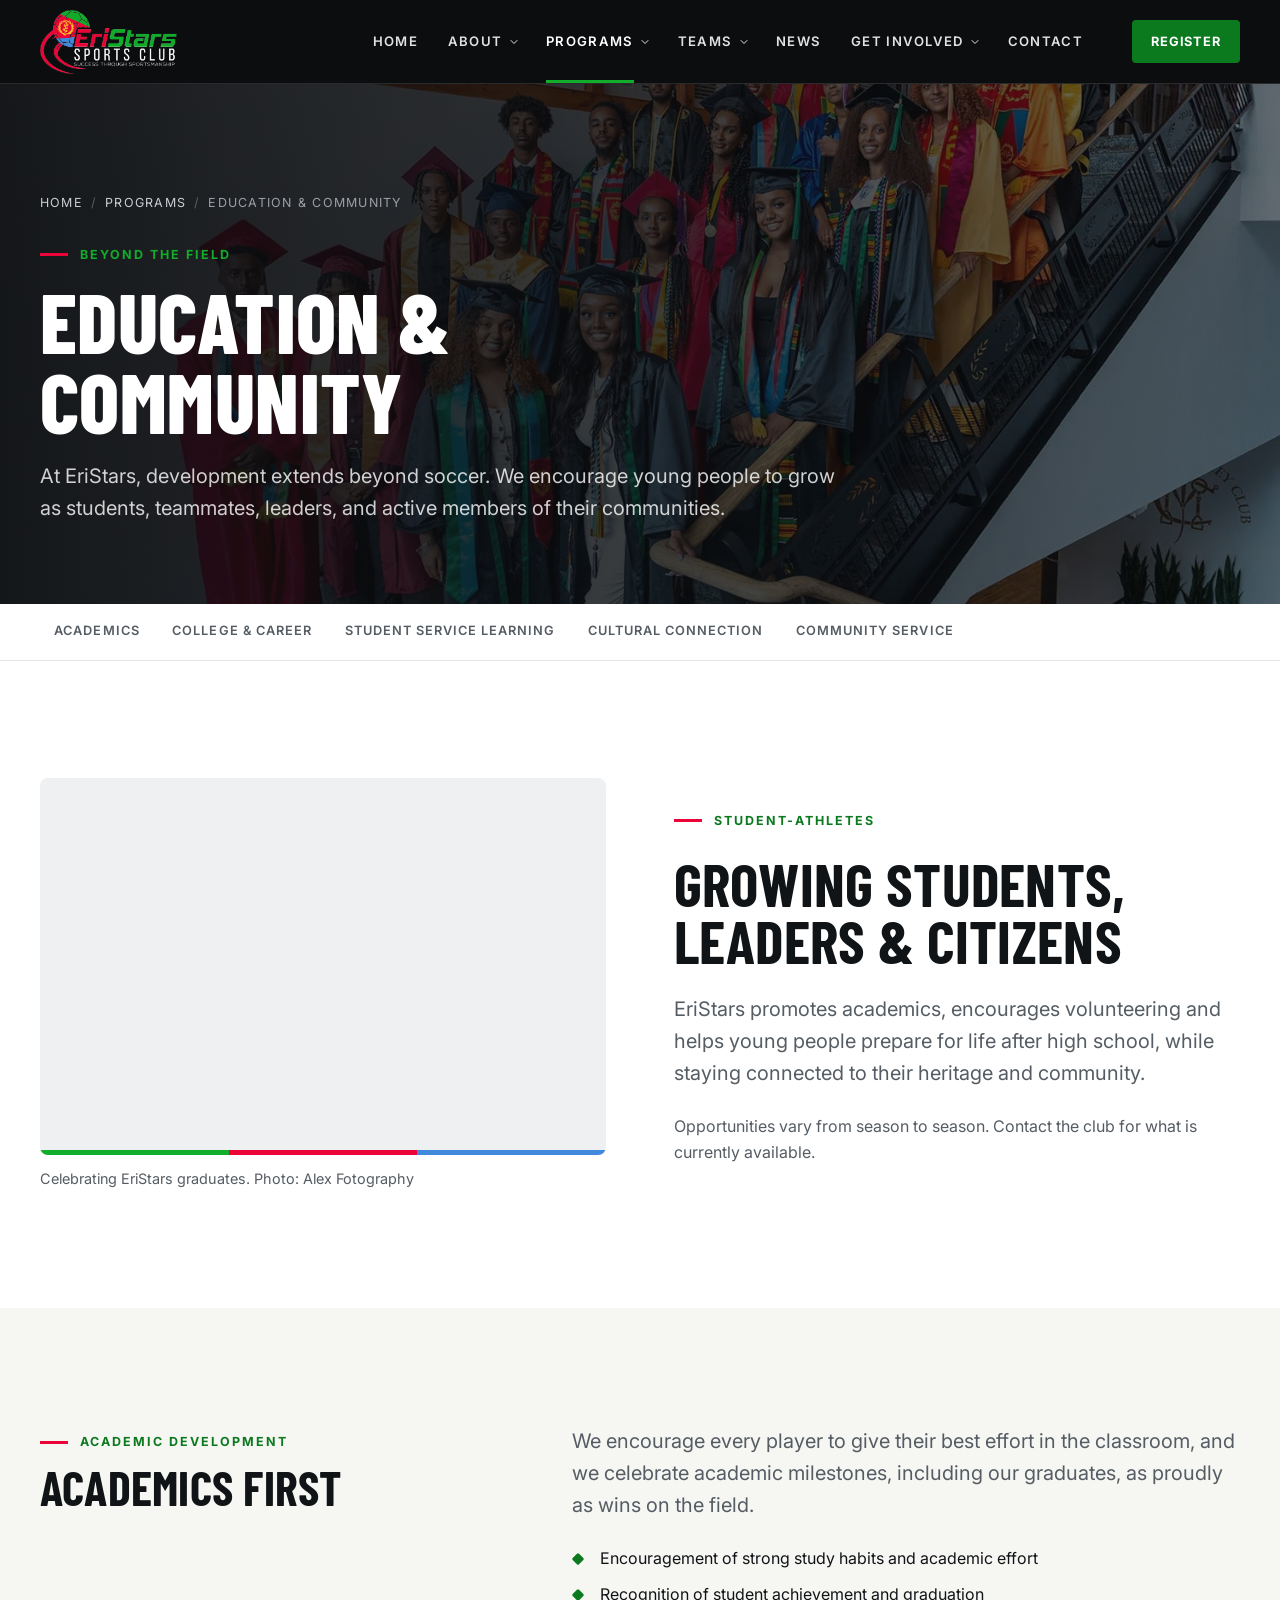
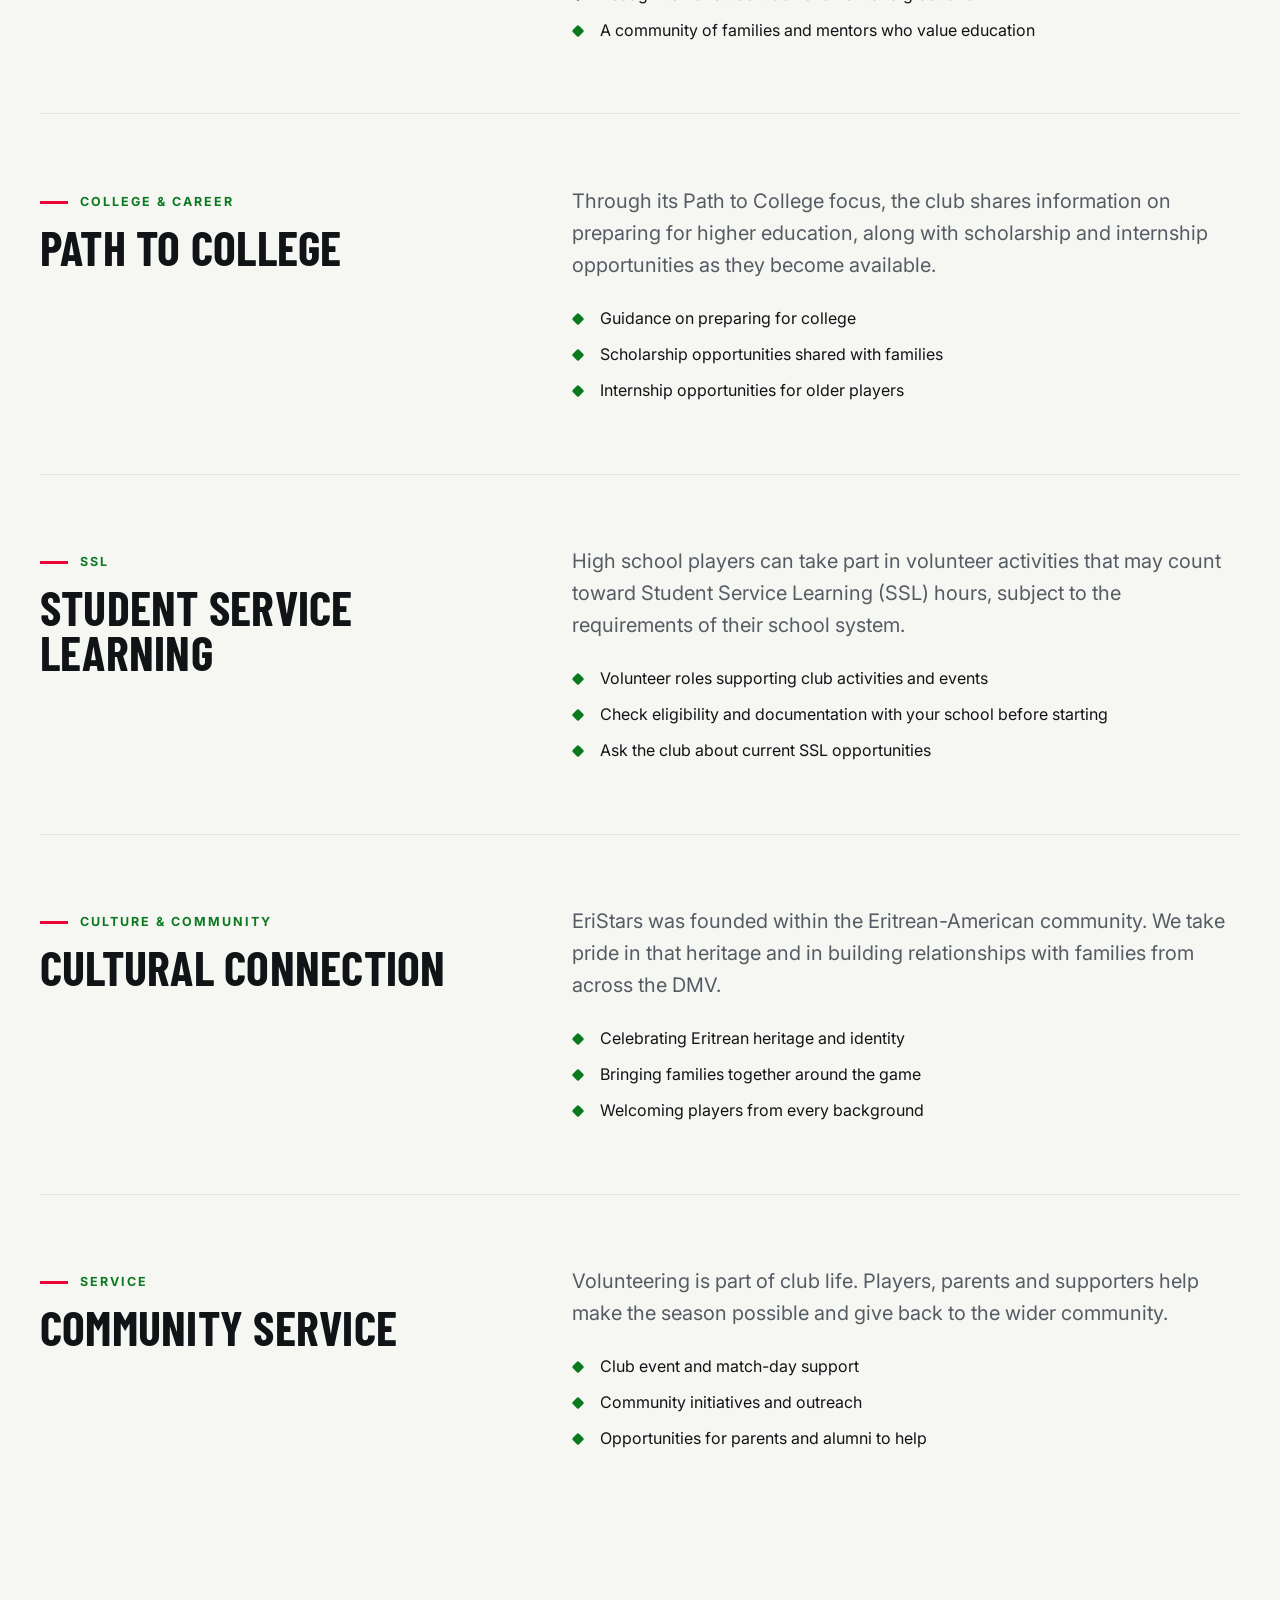
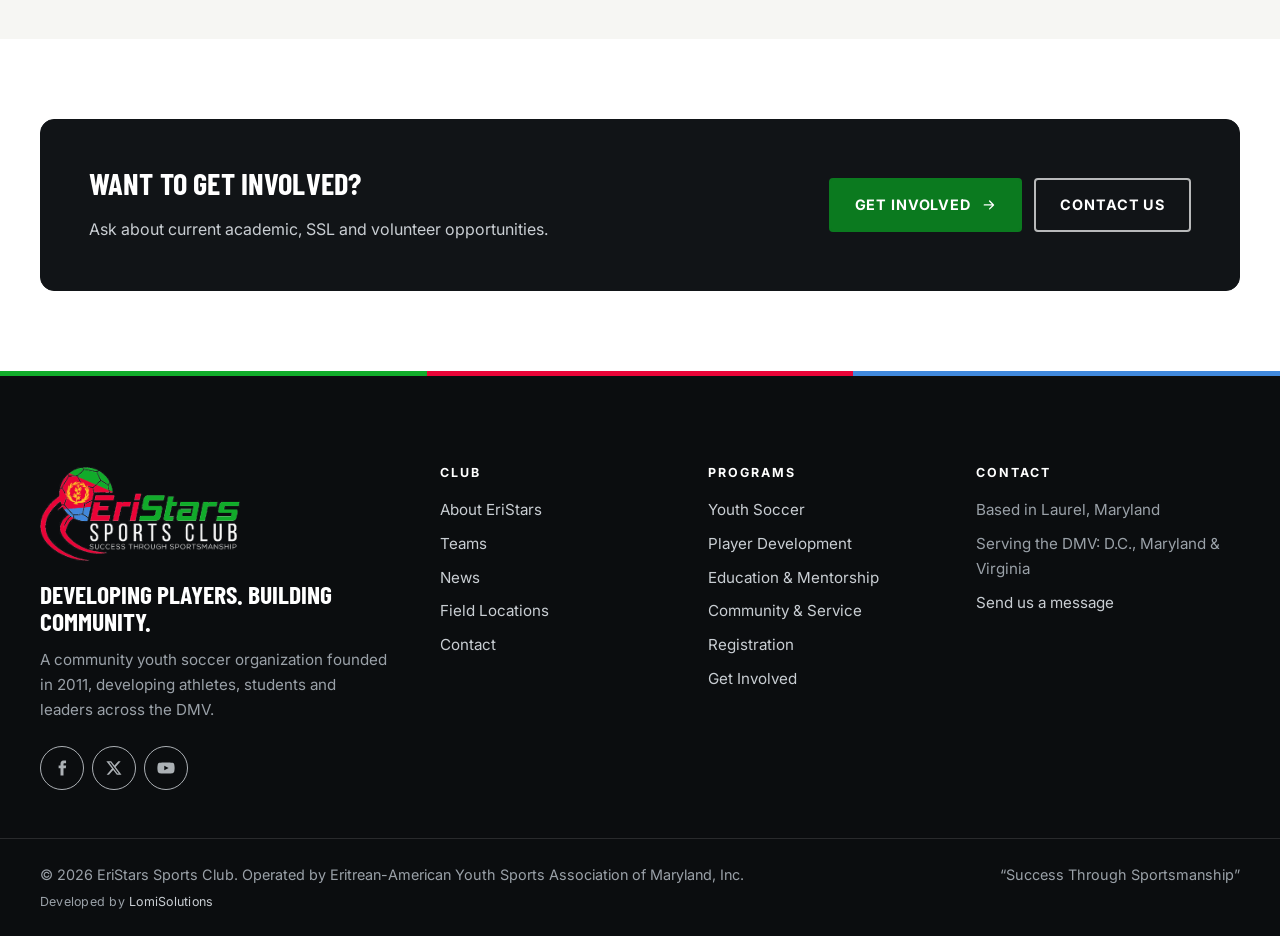
<file: community.html>
<!doctype html>
<html lang="en">
<head>
  <meta charset="utf-8">
  <meta name="viewport" content="width=device-width, initial-scale=1">
  <title>Education & Community | EriStars Sports Club</title>
  <meta name="description" content="EriStars supports academic growth, Path to College, scholarships, Student Service Learning (SSL) hours, cultural connection and community service for DMV youth.">
  <meta name="theme-color" content="#0b0d0f">
  <meta property="og:type" content="website">
  <meta property="og:site_name" content="EriStars Sports Club">
  <meta property="og:title" content="Education & Community | EriStars Sports Club">
  <meta property="og:description" content="EriStars supports academic growth, Path to College, scholarships, Student Service Learning (SSL) hours, cultural connection and community service for DMV youth.">
  <meta property="og:image" content="assets/images/team-hero-1200.jpg">
  <meta name="twitter:card" content="summary_large_image">
  <link rel="icon" href="assets/images/favicon-32.png" sizes="32x32" type="image/png">
  <link rel="icon" href="assets/images/favicon-192.png" sizes="192x192" type="image/png">
  <link rel="apple-touch-icon" href="assets/images/apple-touch-icon.png">
  <link rel="preconnect" href="https://fonts.googleapis.com">
  <link rel="preconnect" href="https://fonts.gstatic.com" crossorigin>
  <link rel="stylesheet" href="https://fonts.googleapis.com/css2?family=Barlow+Condensed:wght@600;700;800&family=Inter:wght@400;500;600;700&display=swap">
  <link rel="stylesheet" href="assets/css/tokens.css">
  <link rel="stylesheet" href="assets/css/main.css">
  <script defer src="assets/data/site.js"></script>
  <script defer src="assets/data/images.js"></script>
  <script defer src="assets/data/programs.js"></script>
  <script defer src="assets/data/teams.js"></script>
  <script defer src="assets/data/content.js"></script>
  <script defer src="assets/js/main.js"></script>
</head>
<body data-page="community">
  <a class="skip-link" href="#main">Skip to main content</a>
  <div class="header-slot" data-site-header></div>

  <main id="main">
    <section class="page-hero">
      <div class="page-hero-media"><img src="assets/images/graduates-960.webp" srcset="assets/images/graduates-600.webp 600w, assets/images/graduates-960.webp 960w, assets/images/graduates-1500.webp 1500w" sizes="100vw" width="1500" height="1001" fetchpriority="high" decoding="async" alt=""></div>
      <div class="container">
        <nav class="breadcrumbs" aria-label="Breadcrumb"><ol><li><a href="index.html">Home</a></li><li><a href="programs.html">Programs</a></li><li aria-current="page">Education &amp; Community</li></ol></nav>
        <span class="eyebrow">Beyond the field</span>
        <h1>Education &amp; community</h1>
        <p class="lead">At EriStars, development extends beyond soccer. We encourage young people to grow as students, teammates, leaders, and active members of their communities.</p>
      </div>
    </section>
    <nav class="subnav" aria-label="On this page">
      <div class="container"><ul>
        <li><a href="#academics">Academics</a></li>
        <li><a href="#college">College &amp; career</a></li>
        <li><a href="#ssl">Student Service Learning</a></li>
        <li><a href="#culture">Cultural connection</a></li>
        <li><a href="#service">Community service</a></li>
      </ul></div>
    </nav>

    <section class="section" aria-labelledby="community-intro">
      <div class="container split">
        <figure>
          <div class="media-frame media-frame--accent ratio-3x2"><img src="assets/images/graduates-960.webp" srcset="assets/images/graduates-600.webp 600w, assets/images/graduates-960.webp 960w, assets/images/graduates-1500.webp 1500w" sizes="(min-width:900px) 50vw, 100vw" width="1500" height="1001" loading="lazy" decoding="async" alt="A group of EriStars graduates in caps and gowns, many wearing stoles in the colors of the Eritrean flag, pose on a staircase."></div>
          <figcaption class="media-caption">Celebrating EriStars graduates. Photo: Alex Fotography</figcaption>
        </figure>
        <div class="stack-lg">
          <span class="eyebrow">Student-athletes</span>
          <h2 id="community-intro">Growing students, leaders &amp; citizens</h2>
          <p class="lead">EriStars promotes academics, encourages volunteering and helps young people prepare for life after high school, while staying connected to their heritage and community.</p>
          <p class="text-muted">Opportunities vary from season to season. Contact the club for what is currently available.</p>
        </div>
      </div>
    </section>

    <section class="section section--paper" aria-label="Initiatives">
      <div class="container">
        <article class="program-detail" id="academics">
          <div class="stack">
            <span class="eyebrow">Academic development</span>
            <h2>Academics first</h2>
          </div>
          <div class="stack-lg">
            <p class="lead">We encourage every player to give their best effort in the classroom, and we celebrate academic milestones, including our graduates, as proudly as wins on the field.</p>
            <ul class="checklist"><li>Encouragement of strong study habits and academic effort</li><li>Recognition of student achievement and graduation</li><li>A community of families and mentors who value education</li></ul>
          </div>
        </article>
        <article class="program-detail" id="college">
          <div class="stack">
            <span class="eyebrow">College &amp; career</span>
            <h2>Path to College</h2>
          </div>
          <div class="stack-lg">
            <p class="lead">Through its Path to College focus, the club shares information on preparing for higher education, along with scholarship and internship opportunities as they become available.</p>
            <ul class="checklist"><li>Guidance on preparing for college</li><li>Scholarship opportunities shared with families</li><li>Internship opportunities for older players</li></ul>
          </div>
        </article>
        <article class="program-detail" id="ssl">
          <div class="stack">
            <span class="eyebrow">SSL</span>
            <h2>Student Service Learning</h2>
          </div>
          <div class="stack-lg">
            <p class="lead">High school players can take part in volunteer activities that may count toward Student Service Learning (SSL) hours, subject to the requirements of their school system.</p>
            <ul class="checklist"><li>Volunteer roles supporting club activities and events</li><li>Check eligibility and documentation with your school before starting</li><li>Ask the club about current SSL opportunities</li></ul>
          </div>
        </article>
        <article class="program-detail" id="culture">
          <div class="stack">
            <span class="eyebrow">Culture &amp; community</span>
            <h2>Cultural connection</h2>
          </div>
          <div class="stack-lg">
            <p class="lead">EriStars was founded within the Eritrean-American community. We take pride in that heritage and in building relationships with families from across the DMV.</p>
            <ul class="checklist"><li>Celebrating Eritrean heritage and identity</li><li>Bringing families together around the game</li><li>Welcoming players from every background</li></ul>
          </div>
        </article>
        <article class="program-detail" id="service">
          <div class="stack">
            <span class="eyebrow">Service</span>
            <h2>Community service</h2>
          </div>
          <div class="stack-lg">
            <p class="lead">Volunteering is part of club life. Players, parents and supporters help make the season possible and give back to the wider community.</p>
            <ul class="checklist"><li>Club event and match-day support</li><li>Community initiatives and outreach</li><li>Opportunities for parents and alumni to help</li></ul>
          </div>
        </article>
      </div>
    </section>

    <section class="section section--tight" aria-labelledby="help-title">
      <div class="container">
        <div class="panel panel--dark panel--row">
          <div class="stack">
            <h2 class="h3" id="help-title">Want to get involved?</h2>
            <p>Ask about current academic, SSL and volunteer opportunities.</p>
          </div>
          <div class="btn-row">
            <a class="btn" href="get-involved.html">Get involved <svg viewBox="0 0 24 24" fill="none" stroke="currentColor" stroke-width="2" stroke-linecap="round" stroke-linejoin="round" aria-hidden="true"><path d="M5 12h14M13 6l6 6-6 6"/></svg></a>
            <a class="btn btn--outline-light" href="contact.html">Contact us</a>
          </div>
        </div>
      </div>
    </section>
  </main>

  <div data-site-footer></div>
  <noscript><p class="container no-js-note">Some sections of this site need JavaScript. Pages: <a href="index.html">Home</a> · <a href="about.html">About</a> · <a href="programs.html">Programs</a> · <a href="teams.html">Teams</a> · <a href="register.html">Register</a> · <a href="contact.html">Contact</a></p></noscript>
</body>
</html>
</file>
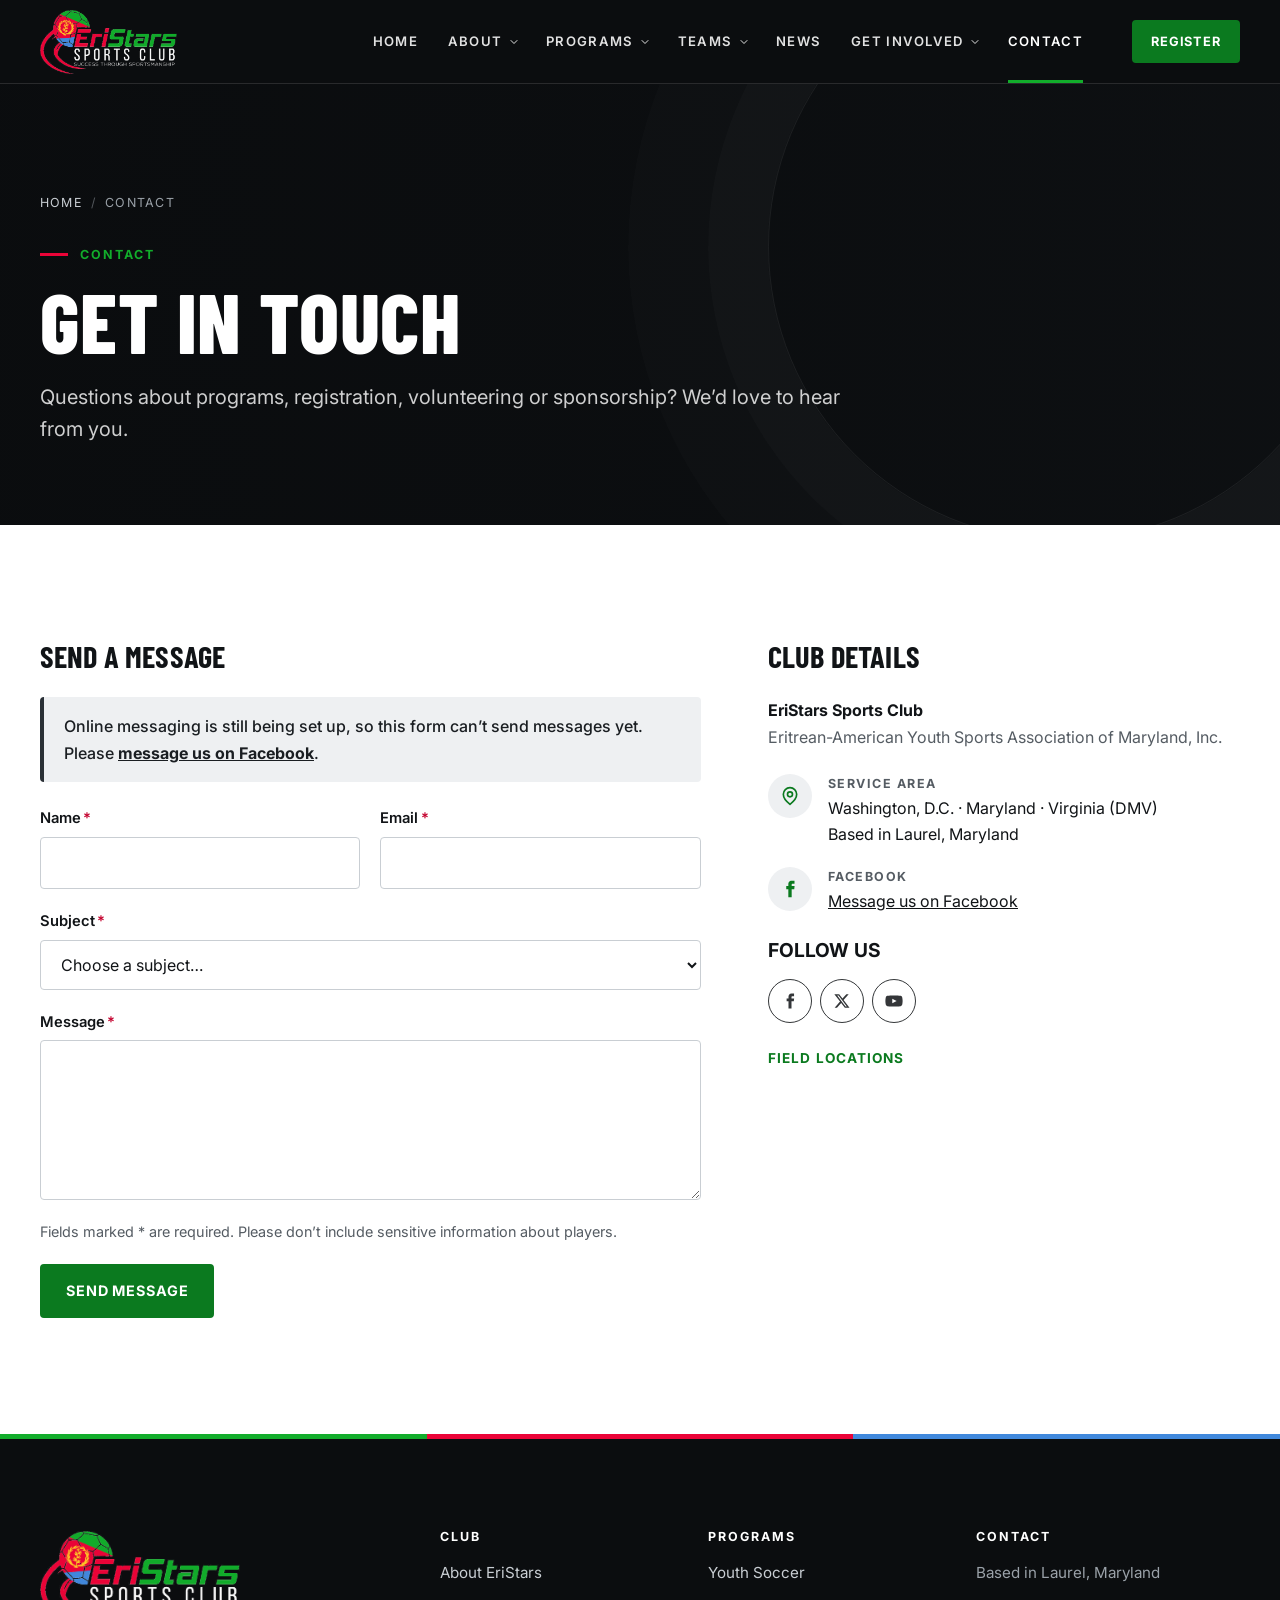
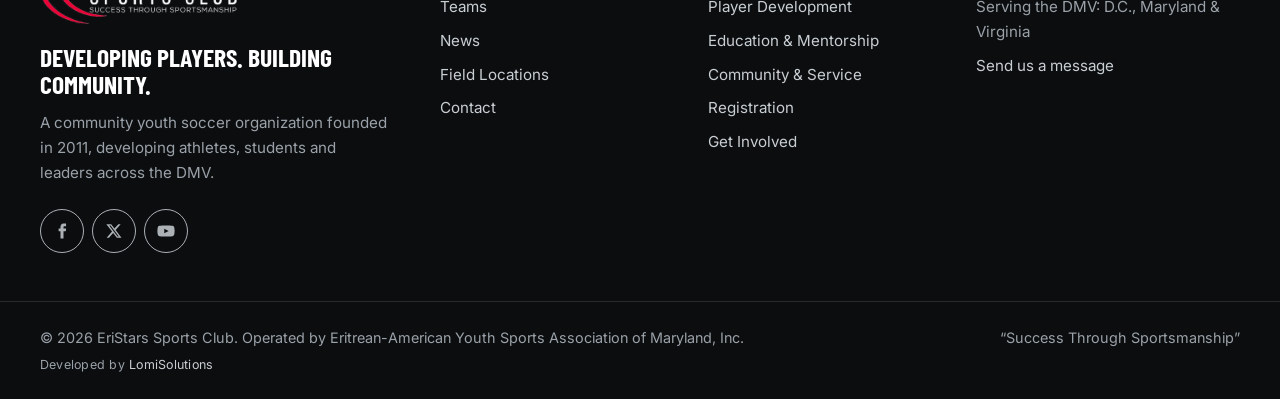
<file: contact.html>
<!doctype html>
<html lang="en">
<head>
  <meta charset="utf-8">
  <meta name="viewport" content="width=device-width, initial-scale=1">
  <title>Contact | EriStars Sports Club</title>
  <meta name="description" content="Contact EriStars Sports Club about youth soccer programs, registration, volunteering and sponsorship in the Washington, D.C. area.">
  <meta name="theme-color" content="#0b0d0f">
  <meta property="og:type" content="website">
  <meta property="og:site_name" content="EriStars Sports Club">
  <meta property="og:title" content="Contact | EriStars Sports Club">
  <meta property="og:description" content="Contact EriStars Sports Club about youth soccer programs, registration, volunteering and sponsorship in the Washington, D.C. area.">
  <meta property="og:image" content="assets/images/team-hero-1200.jpg">
  <meta name="twitter:card" content="summary_large_image">
  <link rel="icon" href="assets/images/favicon-32.png" sizes="32x32" type="image/png">
  <link rel="icon" href="assets/images/favicon-192.png" sizes="192x192" type="image/png">
  <link rel="apple-touch-icon" href="assets/images/apple-touch-icon.png">
  <link rel="preconnect" href="https://fonts.googleapis.com">
  <link rel="preconnect" href="https://fonts.gstatic.com" crossorigin>
  <link rel="stylesheet" href="https://fonts.googleapis.com/css2?family=Barlow+Condensed:wght@600;700;800&family=Inter:wght@400;500;600;700&display=swap">
  <link rel="stylesheet" href="assets/css/tokens.css">
  <link rel="stylesheet" href="assets/css/main.css">
  <script defer src="assets/data/site.js"></script>
  <script defer src="assets/data/images.js"></script>
  <script defer src="assets/data/programs.js"></script>
  <script defer src="assets/data/teams.js"></script>
  <script defer src="assets/data/content.js"></script>
  <script defer src="assets/js/main.js"></script>
</head>
<body data-page="contact">
  <a class="skip-link" href="#main">Skip to main content</a>
  <div class="header-slot" data-site-header></div>

  <main id="main">
    <section class="page-hero">
      
      <div class="container">
        <nav class="breadcrumbs" aria-label="Breadcrumb"><ol><li><a href="index.html">Home</a></li><li aria-current="page">Contact</li></ol></nav>
        <span class="eyebrow">Contact</span>
        <h1>Get in touch</h1>
        <p class="lead">Questions about programs, registration, volunteering or sponsorship? We’d love to hear from you.</p>
      </div>
    </section>
    <section class="section" aria-label="Contact">
      <div class="container">
        <div class="split split--form">
          <div class="stack-lg">
            <h2 class="h3">Send a message</h2>
            <div data-render="form-notice"></div>
            <form class="form" data-contact-form novalidate>
              <div class="form-status" role="status" tabindex="-1" hidden></div>
              <div class="form-row form-row--2">
                <div class="field">
                  <label for="cf-name">Name<span class="req" aria-hidden="true">*</span></label>
                  <input id="cf-name" name="name" type="text" autocomplete="name" required aria-describedby="cf-name-error">
                  <p class="field-error" id="cf-name-error"></p>
                </div>
                <div class="field">
                  <label for="cf-email">Email<span class="req" aria-hidden="true">*</span></label>
                  <input id="cf-email" name="email" type="email" inputmode="email" autocomplete="email" required aria-describedby="cf-email-error">
                  <p class="field-error" id="cf-email-error"></p>
                </div>
              </div>
              <div class="field">
                <label for="cf-subject">Subject<span class="req" aria-hidden="true">*</span></label>
                <select id="cf-subject" name="subject" required aria-describedby="cf-subject-error">
                  <option value="">Choose a subject…</option>
                  <option>General question</option>
                  <option>Programs &amp; registration</option>
                  <option>Volunteering</option>
                  <option>Sponsorship &amp; partnerships</option>
                  <option>Media</option>
                  <option>Other</option>
                </select>
                <p class="field-error" id="cf-subject-error"></p>
              </div>
              <div class="field">
                <label for="cf-message">Message<span class="req" aria-hidden="true">*</span></label>
                <textarea id="cf-message" name="message" required aria-describedby="cf-message-error"></textarea>
                <p class="field-error" id="cf-message-error"></p>
              </div>
              <div class="hp-field" aria-hidden="true">
                <label for="cf-company">Company</label>
                <input id="cf-company" name="company" type="text" tabindex="-1" autocomplete="off">
              </div>
              <p class="text-muted" style="font-size:var(--fs-sm)">Fields marked <span aria-hidden="true">*</span> are required. Please don’t include sensitive information about players.</p>
              <div><button class="btn" type="submit">Send message</button></div>
            </form>
          </div>
          <aside class="stack-lg" aria-labelledby="details-title">
            <h2 class="h3" id="details-title">Club details</h2>
            <p><strong>EriStars Sports Club</strong><br><span class="text-muted">Eritrean-American Youth Sports Association of Maryland, Inc.</span></p>
            <div data-render="contact-details"></div>
            <div class="stack">
              <h3 class="h4">Follow us</h3>
              <div data-render="social"></div>
            </div>
            <a class="link-arrow" href="locations.html">Field locations</a>
          </aside>
        </div>
      </div>
    </section>
  </main>

  <div data-site-footer></div>
  <noscript><p class="container no-js-note">Some sections of this site need JavaScript. Pages: <a href="index.html">Home</a> · <a href="about.html">About</a> · <a href="programs.html">Programs</a> · <a href="teams.html">Teams</a> · <a href="register.html">Register</a> · <a href="contact.html">Contact</a></p></noscript>
</body>
</html>
</file>
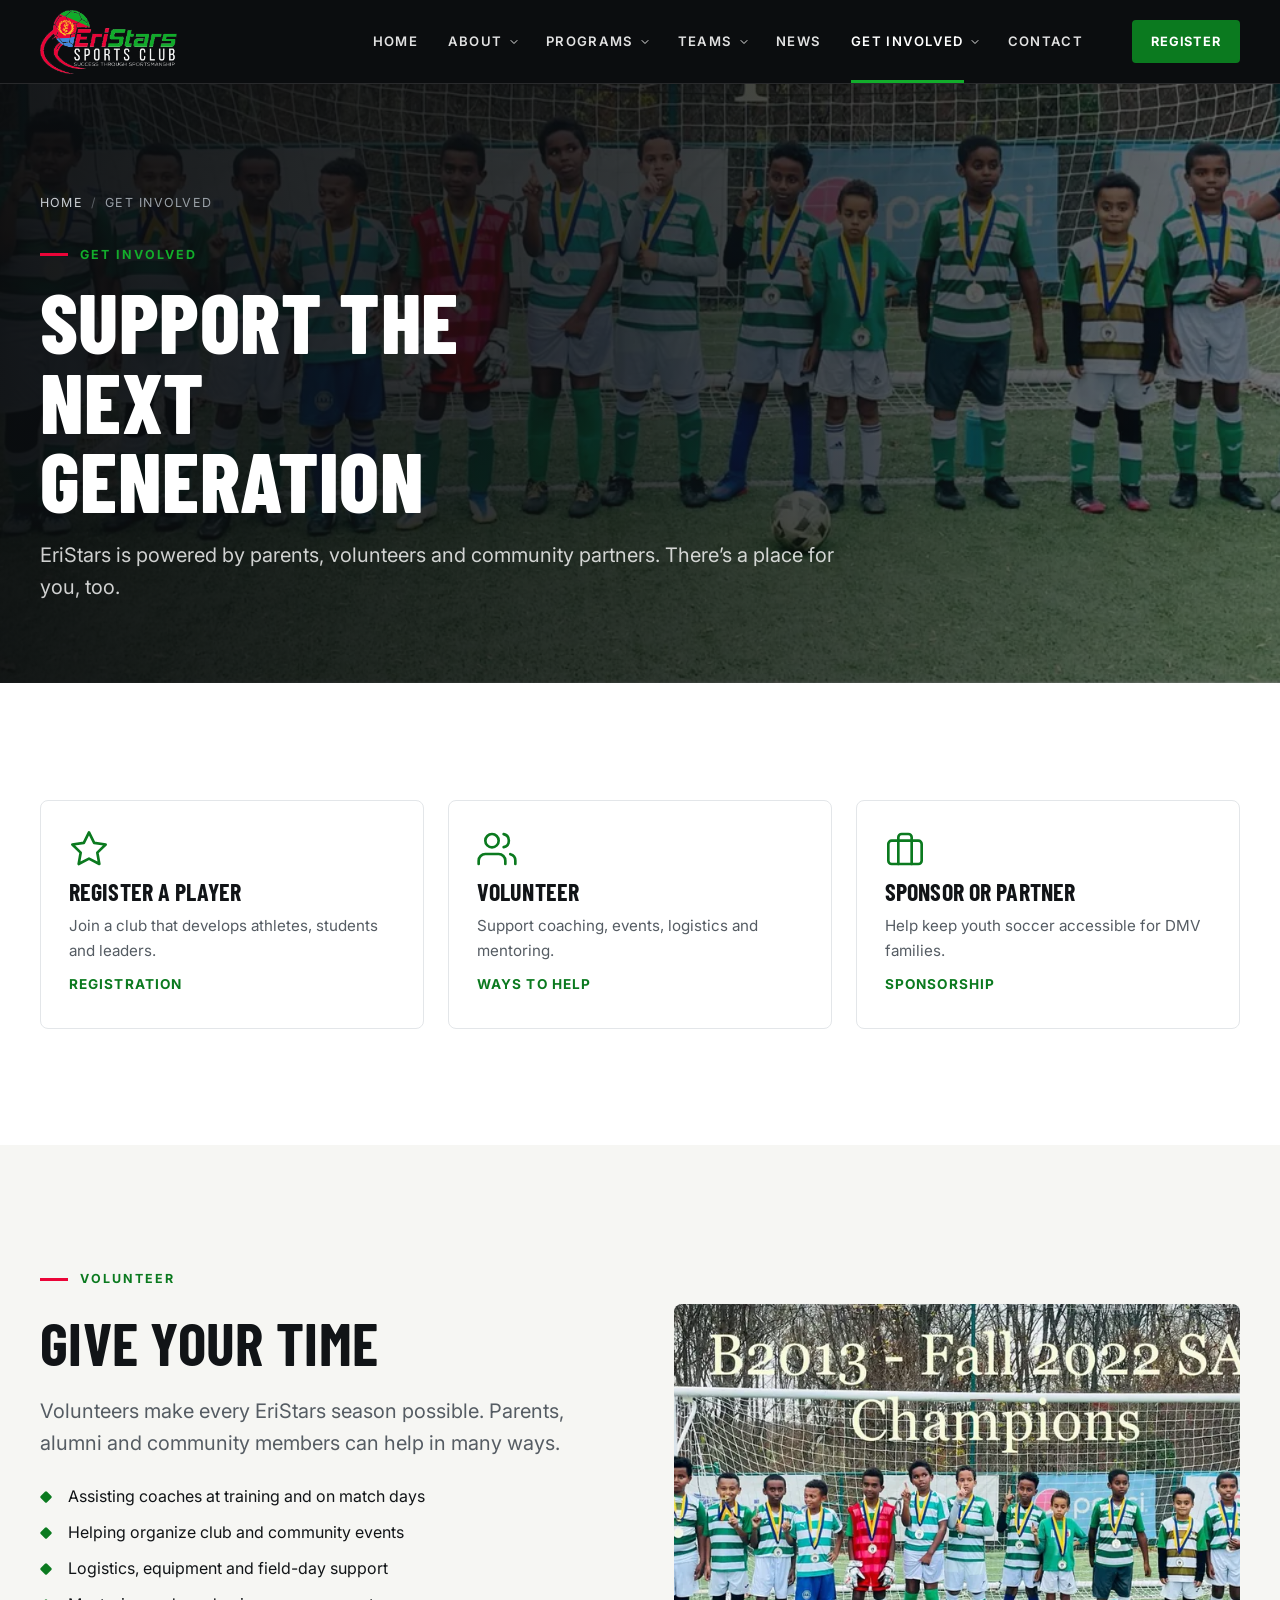
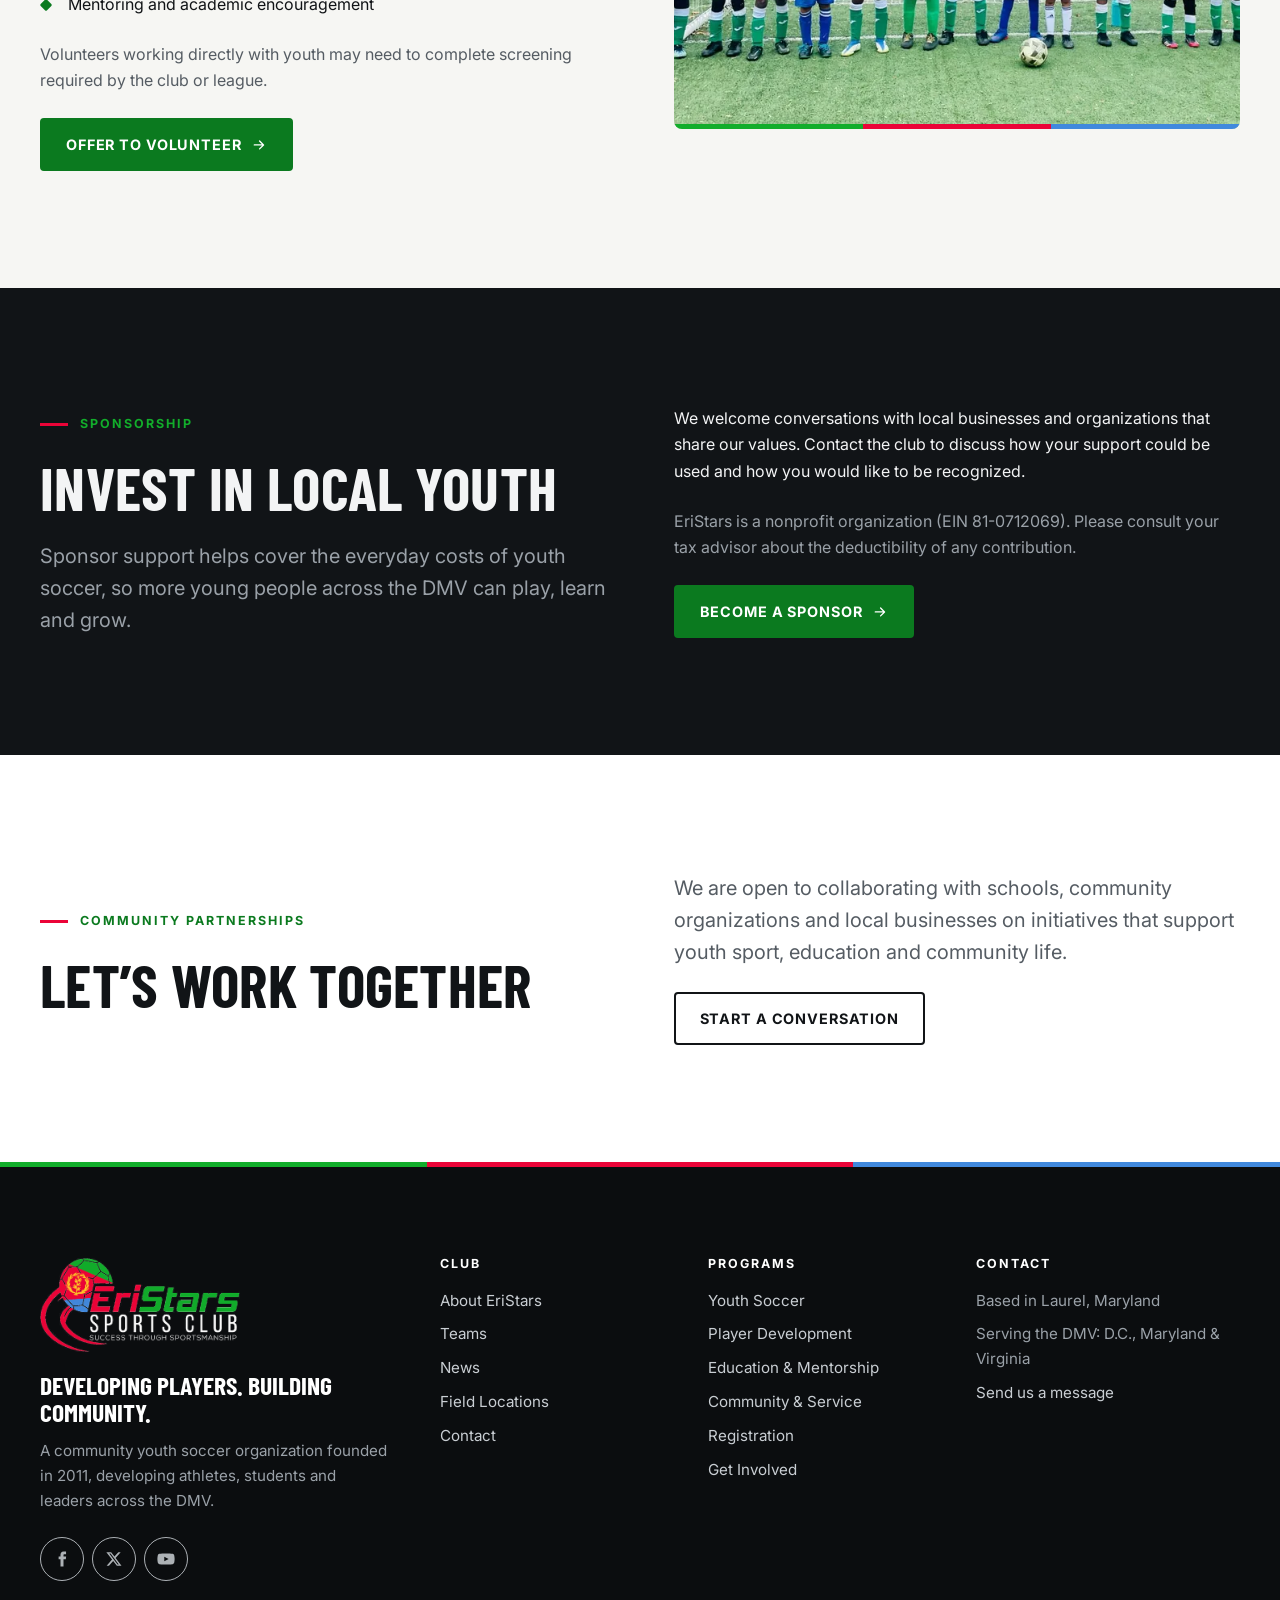
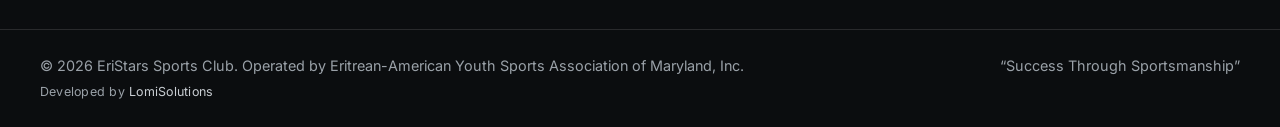
<file: get-involved.html>
<!doctype html>
<html lang="en">
<head>
  <meta charset="utf-8">
  <meta name="viewport" content="width=device-width, initial-scale=1">
  <title>Get Involved | EriStars Sports Club</title>
  <meta name="description" content="Volunteer, sponsor or partner with EriStars Sports Club to support youth soccer, education and community in the DMV.">
  <meta name="theme-color" content="#0b0d0f">
  <meta property="og:type" content="website">
  <meta property="og:site_name" content="EriStars Sports Club">
  <meta property="og:title" content="Get Involved | EriStars Sports Club">
  <meta property="og:description" content="Volunteer, sponsor or partner with EriStars Sports Club to support youth soccer, education and community in the DMV.">
  <meta property="og:image" content="assets/images/team-hero-1200.jpg">
  <meta name="twitter:card" content="summary_large_image">
  <link rel="icon" href="assets/images/favicon-32.png" sizes="32x32" type="image/png">
  <link rel="icon" href="assets/images/favicon-192.png" sizes="192x192" type="image/png">
  <link rel="apple-touch-icon" href="assets/images/apple-touch-icon.png">
  <link rel="preconnect" href="https://fonts.googleapis.com">
  <link rel="preconnect" href="https://fonts.gstatic.com" crossorigin>
  <link rel="stylesheet" href="https://fonts.googleapis.com/css2?family=Barlow+Condensed:wght@600;700;800&family=Inter:wght@400;500;600;700&display=swap">
  <link rel="stylesheet" href="assets/css/tokens.css">
  <link rel="stylesheet" href="assets/css/main.css">
  <script defer src="assets/data/site.js"></script>
  <script defer src="assets/data/images.js"></script>
  <script defer src="assets/data/programs.js"></script>
  <script defer src="assets/data/teams.js"></script>
  <script defer src="assets/data/content.js"></script>
  <script defer src="assets/js/main.js"></script>
</head>
<body data-page="get-involved">
  <a class="skip-link" href="#main">Skip to main content</a>
  <div class="header-slot" data-site-header></div>

  <main id="main">
    <section class="page-hero">
      <div class="page-hero-media"><img src="assets/images/team-hero-1280.webp" srcset="assets/images/team-hero-768.webp 768w, assets/images/team-hero-1280.webp 1280w, assets/images/team-hero-2048.webp 2048w" sizes="100vw" width="2048" height="753" fetchpriority="high" decoding="async" alt=""></div>
      <div class="container">
        <nav class="breadcrumbs" aria-label="Breadcrumb"><ol><li><a href="index.html">Home</a></li><li aria-current="page">Get Involved</li></ol></nav>
        <span class="eyebrow">Get involved</span>
        <h1>Support the next generation</h1>
        <p class="lead">EriStars is powered by parents, volunteers and community partners. There’s a place for you, too.</p>
      </div>
    </section>
    <section class="section" aria-label="Ways to get involved">
      <div class="container">
        <div class="grid grid--3">
          <article class="value-card">
            <svg class="value-card-icon" viewBox="0 0 24 24" fill="none" stroke="currentColor" stroke-width="1.6" stroke-linecap="round" stroke-linejoin="round" aria-hidden="true"><path d="m12 2 3.1 6.3 6.9 1-5 4.9 1.2 6.8L12 17.8 5.8 21l1.2-6.8-5-4.9 6.9-1z"/></svg>
            <h3>Register a player</h3>
            <p>Join a club that develops athletes, students and leaders.</p><a class="link-arrow" href="register.html">Registration</a>
          </article>
          <article class="value-card">
            <svg class="value-card-icon" viewBox="0 0 24 24" fill="none" stroke="currentColor" stroke-width="1.6" stroke-linecap="round" stroke-linejoin="round" aria-hidden="true"><path d="M17 21v-2a4 4 0 0 0-4-4H5a4 4 0 0 0-4 4v2"/><circle cx="9" cy="7" r="4"/><path d="M23 21v-2a4 4 0 0 0-3-3.9M16 3.1a4 4 0 0 1 0 7.8"/></svg>
            <h3>Volunteer</h3>
            <p>Support coaching, events, logistics and mentoring.</p><a class="link-arrow" href="#volunteer">Ways to help</a>
          </article>
          <article class="value-card">
            <svg class="value-card-icon" viewBox="0 0 24 24" fill="none" stroke="currentColor" stroke-width="1.6" stroke-linecap="round" stroke-linejoin="round" aria-hidden="true"><rect x="2" y="7" width="20" height="14" rx="2"/><path d="M16 21V5a2 2 0 0 0-2-2h-4a2 2 0 0 0-2 2v16"/></svg>
            <h3>Sponsor or partner</h3>
            <p>Help keep youth soccer accessible for DMV families.</p><a class="link-arrow" href="#sponsorship">Sponsorship</a>
          </article>
        </div>
      </div>
    </section>

    <section class="section section--paper" id="volunteer" aria-labelledby="volunteer-title">
      <div class="container split">
        <div class="stack-lg">
          <span class="eyebrow">Volunteer</span>
          <h2 id="volunteer-title">Give your time</h2>
          <p class="lead">Volunteers make every EriStars season possible. Parents, alumni and community members can help in many ways.</p>
          <ul class="checklist">
            <li>Assisting coaches at training and on match days</li>
            <li>Helping organize club and community events</li>
            <li>Logistics, equipment and field-day support</li>
            <li>Mentoring and academic encouragement</li>
          </ul>
          <p class="text-muted">Volunteers working directly with youth may need to complete screening required by the club or league.</p>
          <div class="btn-row"><a class="btn" href="contact.html">Offer to volunteer <svg viewBox="0 0 24 24" fill="none" stroke="currentColor" stroke-width="2" stroke-linecap="round" stroke-linejoin="round" aria-hidden="true"><path d="M5 12h14M13 6l6 6-6 6"/></svg></a></div>
        </div>
        <figure>
          <div class="media-frame media-frame--accent ratio-4x3"><img src="assets/images/team-b2013-960.webp" srcset="assets/images/team-b2013-600.webp 600w, assets/images/team-b2013-960.webp 960w, assets/images/team-b2013-1600.webp 1600w" sizes="(min-width:900px) 50vw, 100vw" width="1600" height="879" loading="lazy" decoding="async" alt="The EriStars Boys 2013 team and coaches celebrating with medals in front of a goal." style="object-position:50% 75%"></div>
        </figure>
      </div>
    </section>

    <section class="section section--dark" id="sponsorship" aria-labelledby="sponsor-title">
      <div class="container split">
        <div class="stack-lg">
          <span class="eyebrow">Sponsorship</span>
          <h2 id="sponsor-title">Invest in local youth</h2>
          <p class="lead">Sponsor support helps cover the everyday costs of youth soccer, so more young people across the DMV can play, learn and grow.</p>
        </div>
        <div class="stack-lg">
          <p>We welcome conversations with local businesses and organizations that share our values. Contact the club to discuss how your support could be used and how you would like to be recognized.</p>
          <p class="text-muted">EriStars is a nonprofit organization (EIN 81-0712069). Please consult your tax advisor about the deductibility of any contribution.</p>
          <div class="btn-row"><a class="btn" href="contact.html">Become a sponsor <svg viewBox="0 0 24 24" fill="none" stroke="currentColor" stroke-width="2" stroke-linecap="round" stroke-linejoin="round" aria-hidden="true"><path d="M5 12h14M13 6l6 6-6 6"/></svg></a></div>
        </div>
      </div>
    </section>

    <section class="section" id="partnerships" aria-labelledby="partner-title">
      <div class="container split">
        <div class="stack-lg">
          <span class="eyebrow">Community partnerships</span>
          <h2 id="partner-title">Let’s work together</h2>
        </div>
        <div class="stack-lg">
          <p class="lead">We are open to collaborating with schools, community organizations and local businesses on initiatives that support youth sport, education and community life.</p>
          <div class="btn-row"><a class="btn btn--outline" href="contact.html">Start a conversation</a></div>
        </div>
      </div>
    </section>
  </main>

  <div data-site-footer></div>
  <noscript><p class="container no-js-note">Some sections of this site need JavaScript. Pages: <a href="index.html">Home</a> · <a href="about.html">About</a> · <a href="programs.html">Programs</a> · <a href="teams.html">Teams</a> · <a href="register.html">Register</a> · <a href="contact.html">Contact</a></p></noscript>
</body>
</html>
</file>
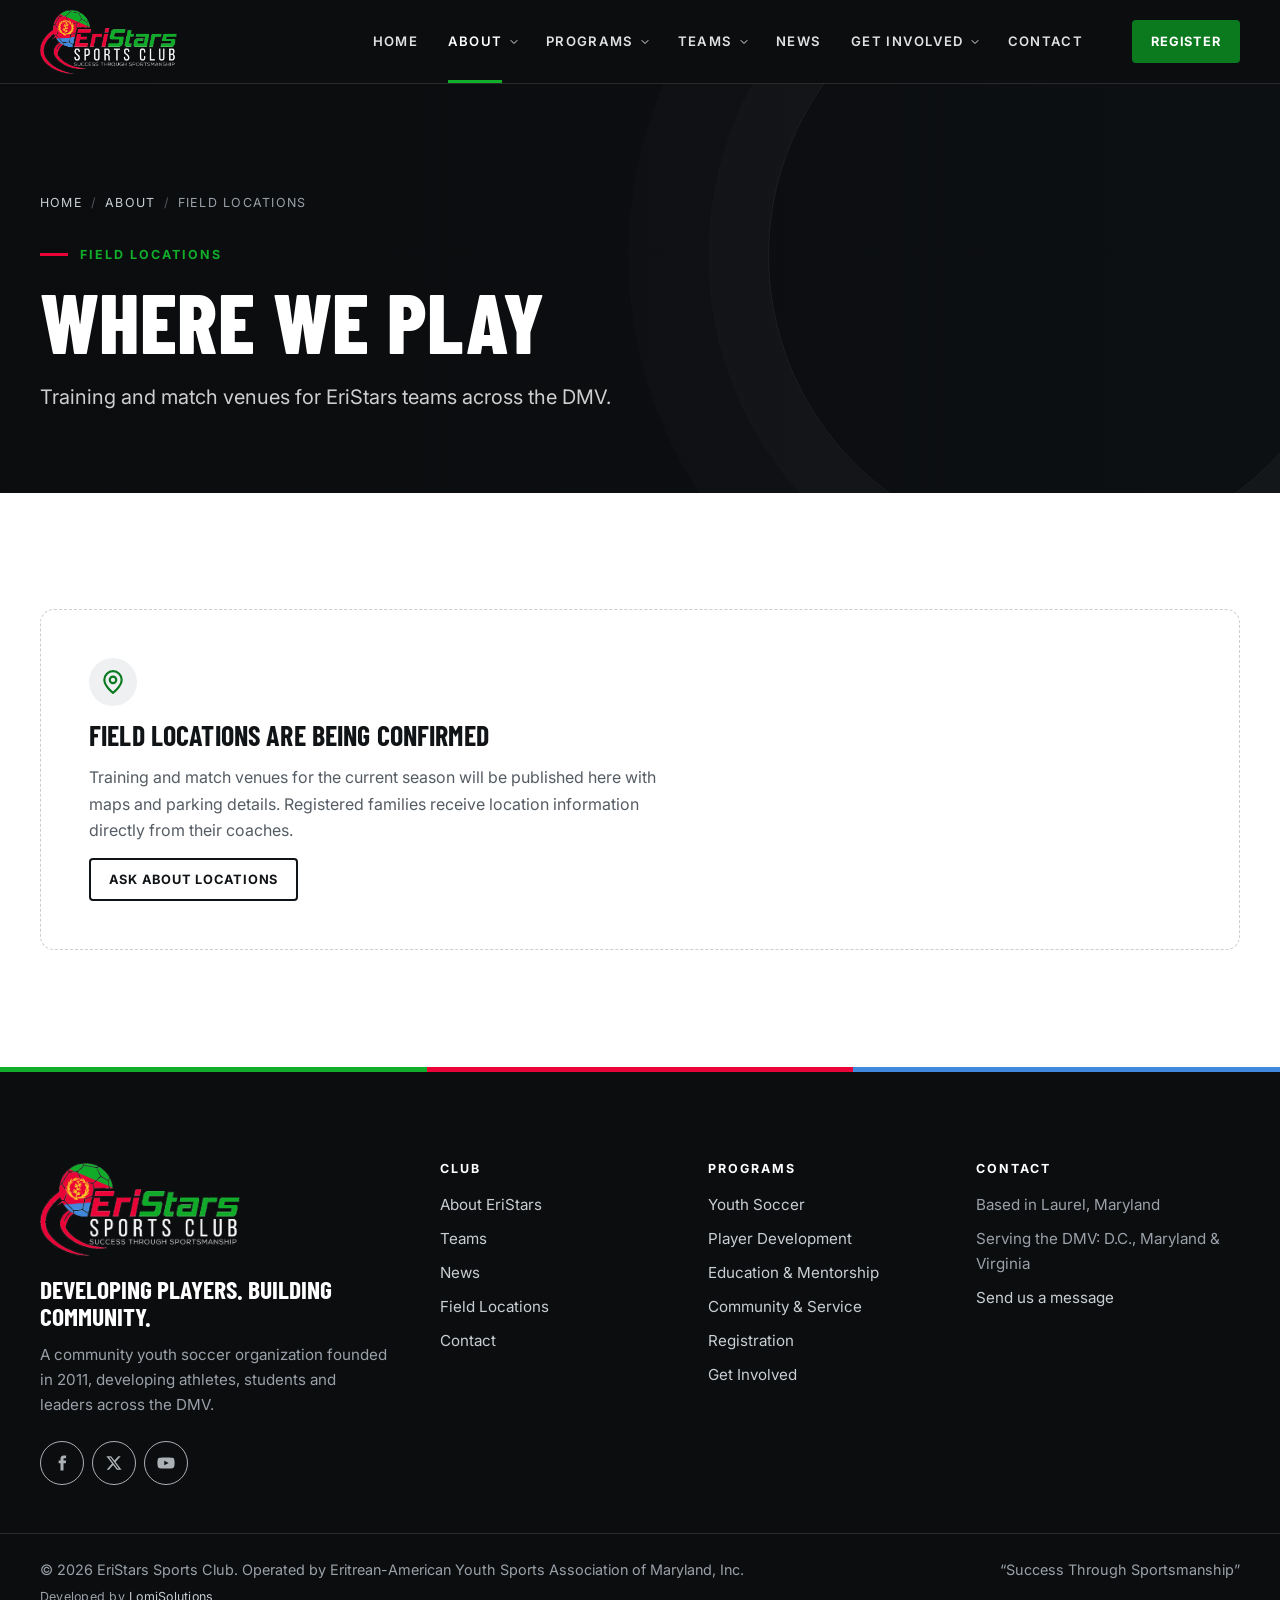
<file: locations.html>
<!doctype html>
<html lang="en">
<head>
  <meta charset="utf-8">
  <meta name="viewport" content="width=device-width, initial-scale=1">
  <title>Field Locations | EriStars Sports Club</title>
  <meta name="description" content="Training and match field locations for EriStars Sports Club youth soccer teams in the Washington, D.C. area.">
  <meta name="theme-color" content="#0b0d0f">
  <meta property="og:type" content="website">
  <meta property="og:site_name" content="EriStars Sports Club">
  <meta property="og:title" content="Field Locations | EriStars Sports Club">
  <meta property="og:description" content="Training and match field locations for EriStars Sports Club youth soccer teams in the Washington, D.C. area.">
  <meta property="og:image" content="assets/images/team-hero-1200.jpg">
  <meta name="twitter:card" content="summary_large_image">
  <link rel="icon" href="assets/images/favicon-32.png" sizes="32x32" type="image/png">
  <link rel="icon" href="assets/images/favicon-192.png" sizes="192x192" type="image/png">
  <link rel="apple-touch-icon" href="assets/images/apple-touch-icon.png">
  <link rel="preconnect" href="https://fonts.googleapis.com">
  <link rel="preconnect" href="https://fonts.gstatic.com" crossorigin>
  <link rel="stylesheet" href="https://fonts.googleapis.com/css2?family=Barlow+Condensed:wght@600;700;800&family=Inter:wght@400;500;600;700&display=swap">
  <link rel="stylesheet" href="assets/css/tokens.css">
  <link rel="stylesheet" href="assets/css/main.css">
  <script defer src="assets/data/site.js"></script>
  <script defer src="assets/data/images.js"></script>
  <script defer src="assets/data/programs.js"></script>
  <script defer src="assets/data/teams.js"></script>
  <script defer src="assets/data/content.js"></script>
  <script defer src="assets/js/main.js"></script>
</head>
<body data-page="locations">
  <a class="skip-link" href="#main">Skip to main content</a>
  <div class="header-slot" data-site-header></div>

  <main id="main">
    <section class="page-hero">
      
      <div class="container">
        <nav class="breadcrumbs" aria-label="Breadcrumb"><ol><li><a href="index.html">Home</a></li><li><a href="about.html">About</a></li><li aria-current="page">Field Locations</li></ol></nav>
        <span class="eyebrow">Field locations</span>
        <h1>Where we play</h1>
        <p class="lead">Training and match venues for EriStars teams across the DMV.</p>
      </div>
    </section>
    <section class="section" aria-label="Locations">
      <div class="container">
        <div data-render="locations"></div>
      </div>
    </section>
  </main>

  <div data-site-footer></div>
  <noscript><p class="container no-js-note">Some sections of this site need JavaScript. Pages: <a href="index.html">Home</a> · <a href="about.html">About</a> · <a href="programs.html">Programs</a> · <a href="teams.html">Teams</a> · <a href="register.html">Register</a> · <a href="contact.html">Contact</a></p></noscript>
</body>
</html>
</file>
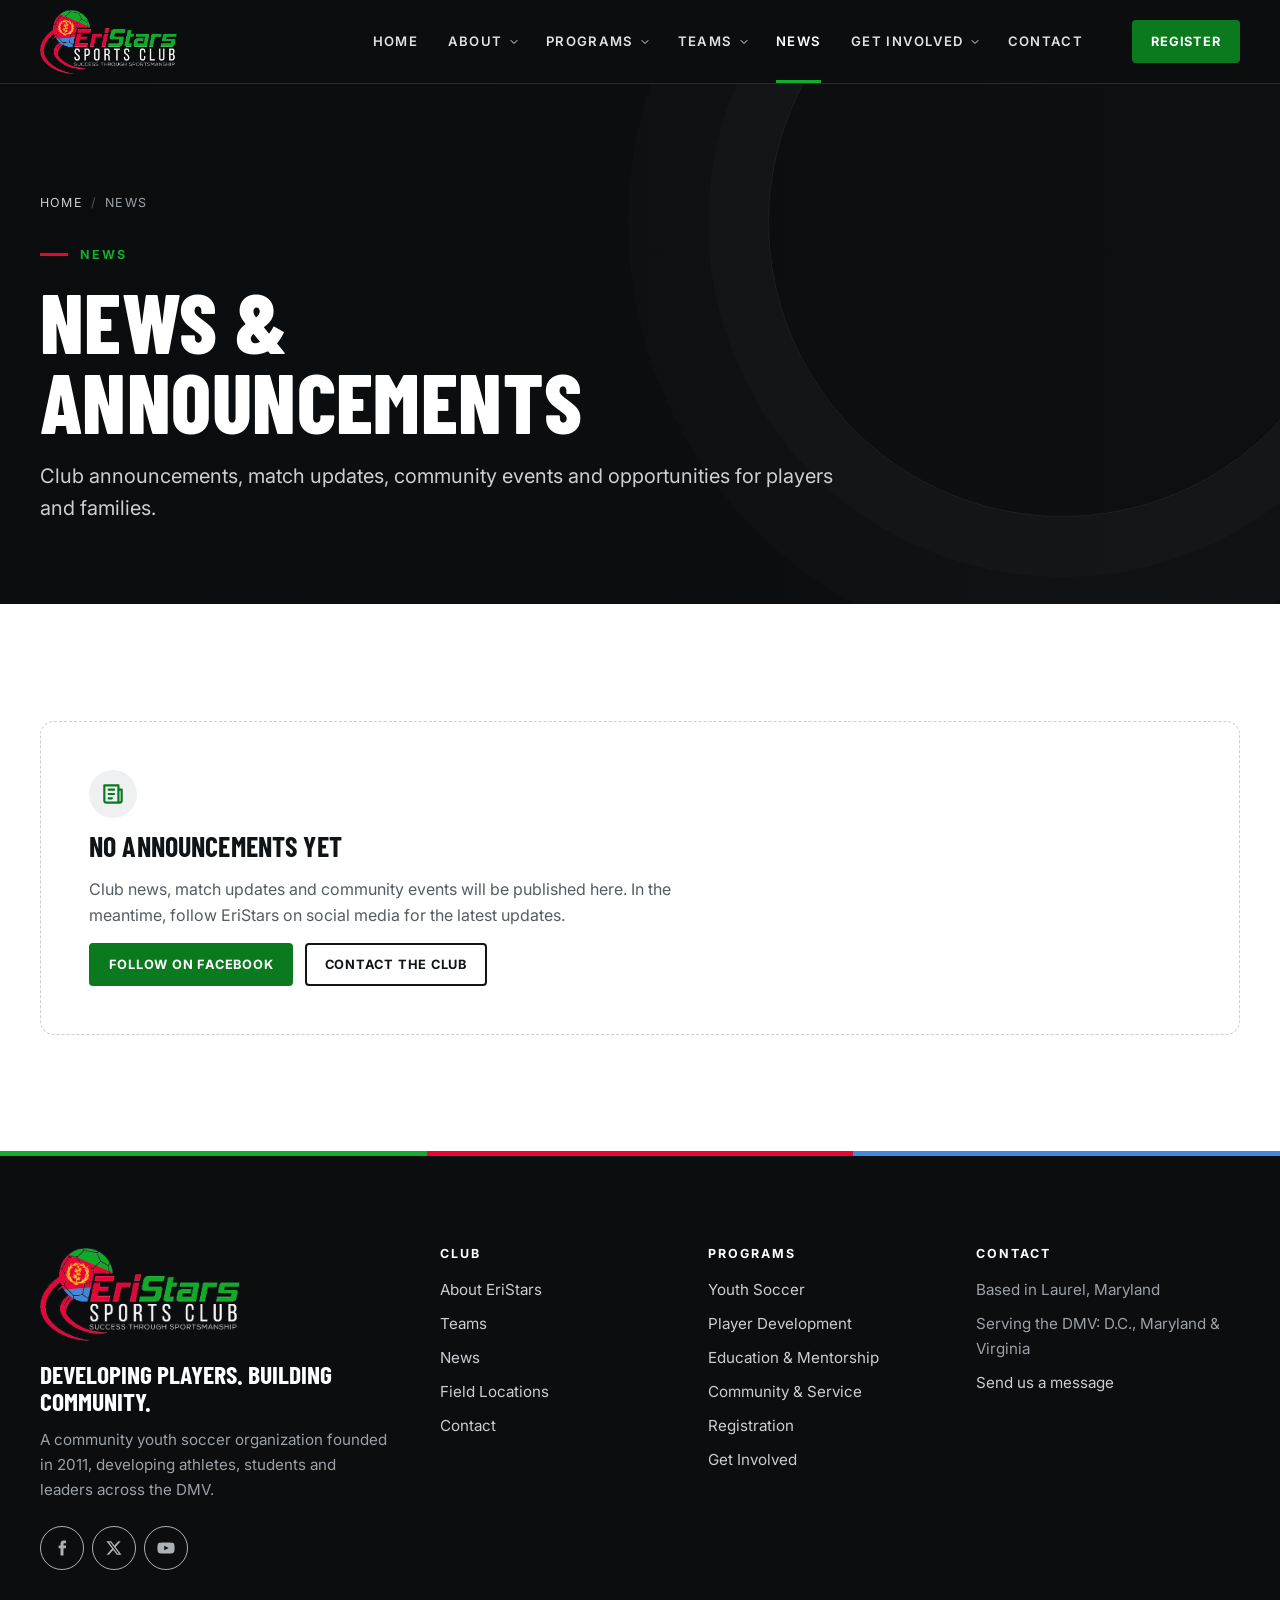
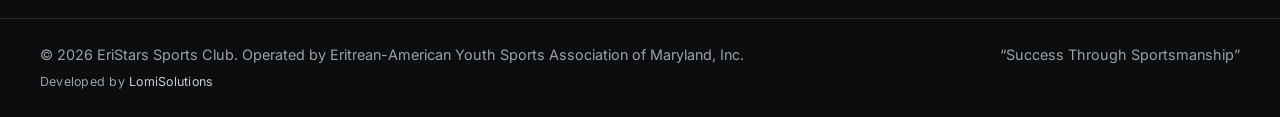
<file: news.html>
<!doctype html>
<html lang="en">
<head>
  <meta charset="utf-8">
  <meta name="viewport" content="width=device-width, initial-scale=1">
  <title>News | EriStars Sports Club</title>
  <meta name="description" content="The latest club announcements, matches, community events and opportunities from EriStars Sports Club.">
  <meta name="theme-color" content="#0b0d0f">
  <meta property="og:type" content="website">
  <meta property="og:site_name" content="EriStars Sports Club">
  <meta property="og:title" content="News | EriStars Sports Club">
  <meta property="og:description" content="The latest club announcements, matches, community events and opportunities from EriStars Sports Club.">
  <meta property="og:image" content="assets/images/team-hero-1200.jpg">
  <meta name="twitter:card" content="summary_large_image">
  <link rel="icon" href="assets/images/favicon-32.png" sizes="32x32" type="image/png">
  <link rel="icon" href="assets/images/favicon-192.png" sizes="192x192" type="image/png">
  <link rel="apple-touch-icon" href="assets/images/apple-touch-icon.png">
  <link rel="preconnect" href="https://fonts.googleapis.com">
  <link rel="preconnect" href="https://fonts.gstatic.com" crossorigin>
  <link rel="stylesheet" href="https://fonts.googleapis.com/css2?family=Barlow+Condensed:wght@600;700;800&family=Inter:wght@400;500;600;700&display=swap">
  <link rel="stylesheet" href="assets/css/tokens.css">
  <link rel="stylesheet" href="assets/css/main.css">
  <script defer src="assets/data/site.js"></script>
  <script defer src="assets/data/images.js"></script>
  <script defer src="assets/data/programs.js"></script>
  <script defer src="assets/data/teams.js"></script>
  <script defer src="assets/data/content.js"></script>
  <script defer src="assets/js/main.js"></script>
</head>
<body data-page="news">
  <a class="skip-link" href="#main">Skip to main content</a>
  <div class="header-slot" data-site-header></div>

  <main id="main">
    <section class="page-hero">
      
      <div class="container">
        <nav class="breadcrumbs" aria-label="Breadcrumb"><ol><li><a href="index.html">Home</a></li><li aria-current="page">News</li></ol></nav>
        <span class="eyebrow">News</span>
        <h1>News &amp; announcements</h1>
        <p class="lead">Club announcements, match updates, community events and opportunities for players and families.</p>
      </div>
    </section>
    <section class="section" aria-label="Articles">
      <div class="container">
        <div data-render="news-list"></div>
      </div>
    </section>
  </main>

  <div data-site-footer></div>
  <noscript><p class="container no-js-note">Some sections of this site need JavaScript. Pages: <a href="index.html">Home</a> · <a href="about.html">About</a> · <a href="programs.html">Programs</a> · <a href="teams.html">Teams</a> · <a href="register.html">Register</a> · <a href="contact.html">Contact</a></p></noscript>
</body>
</html>
</file>
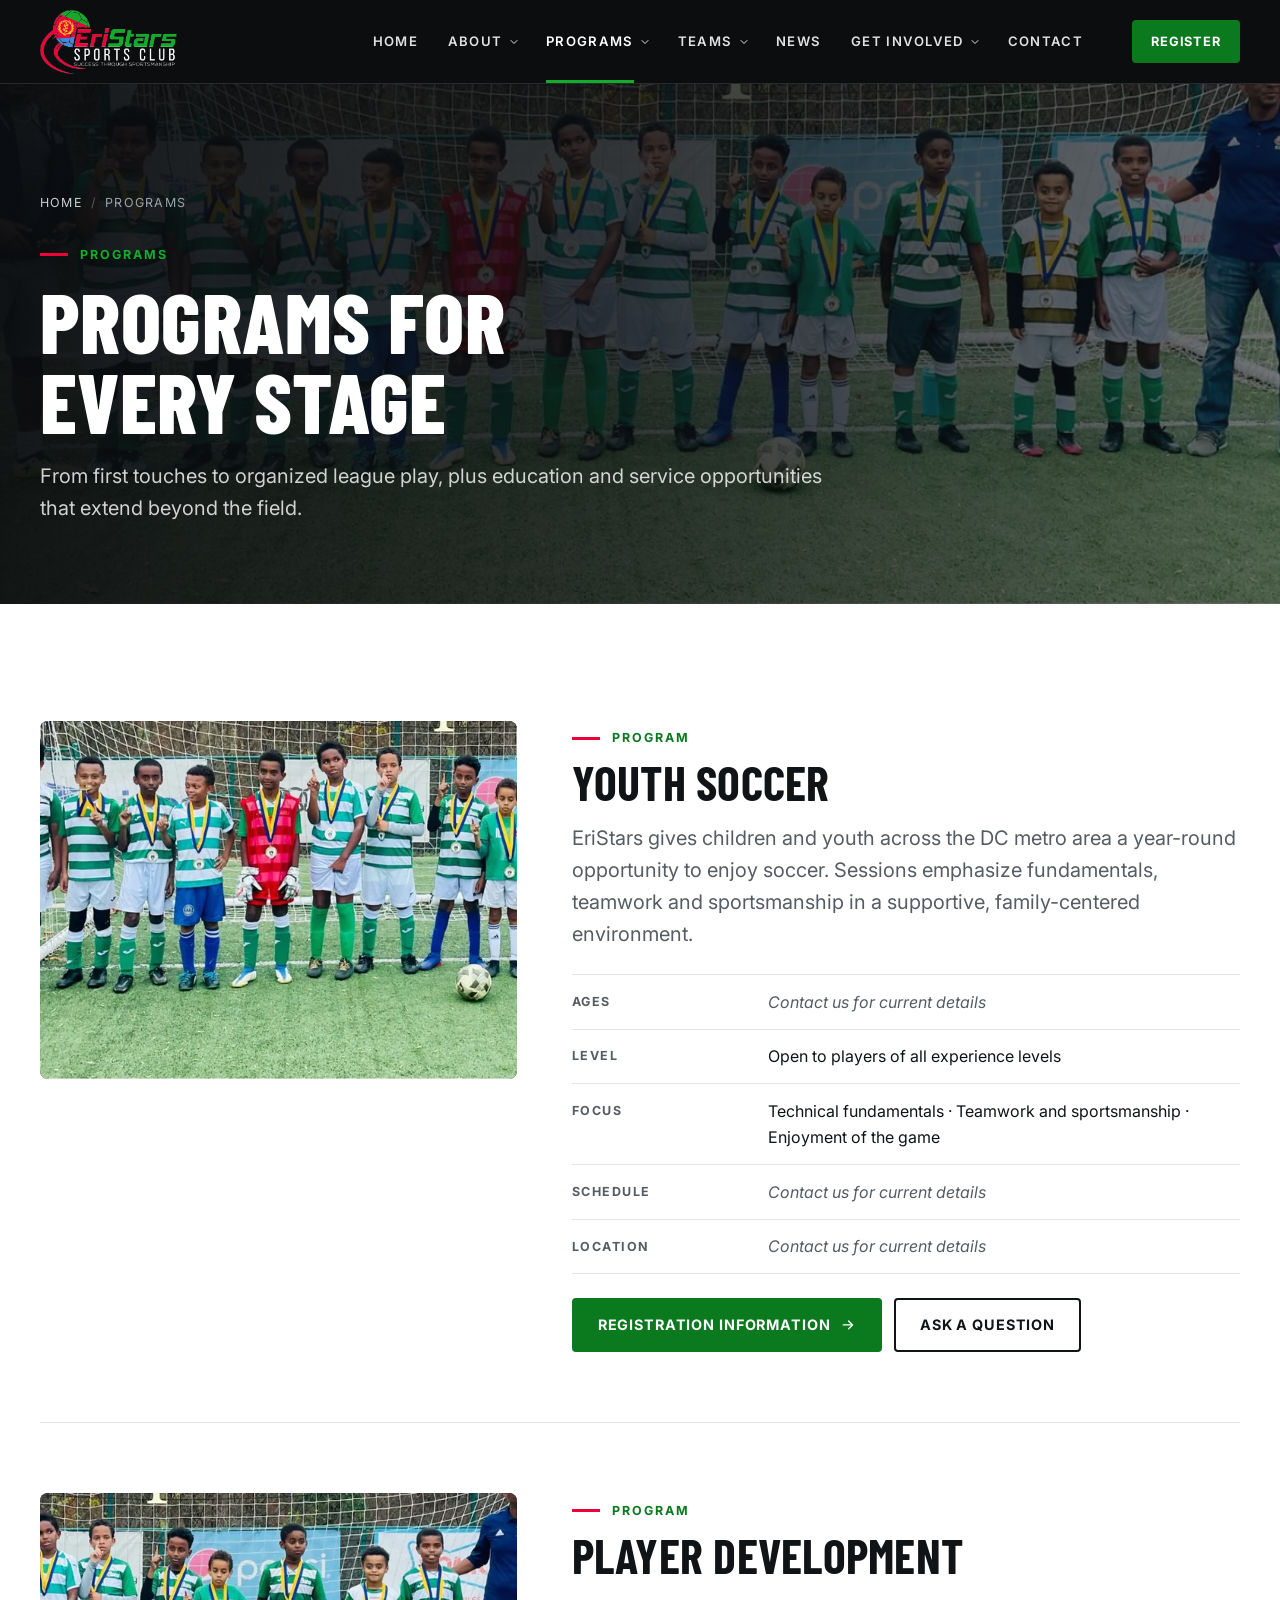
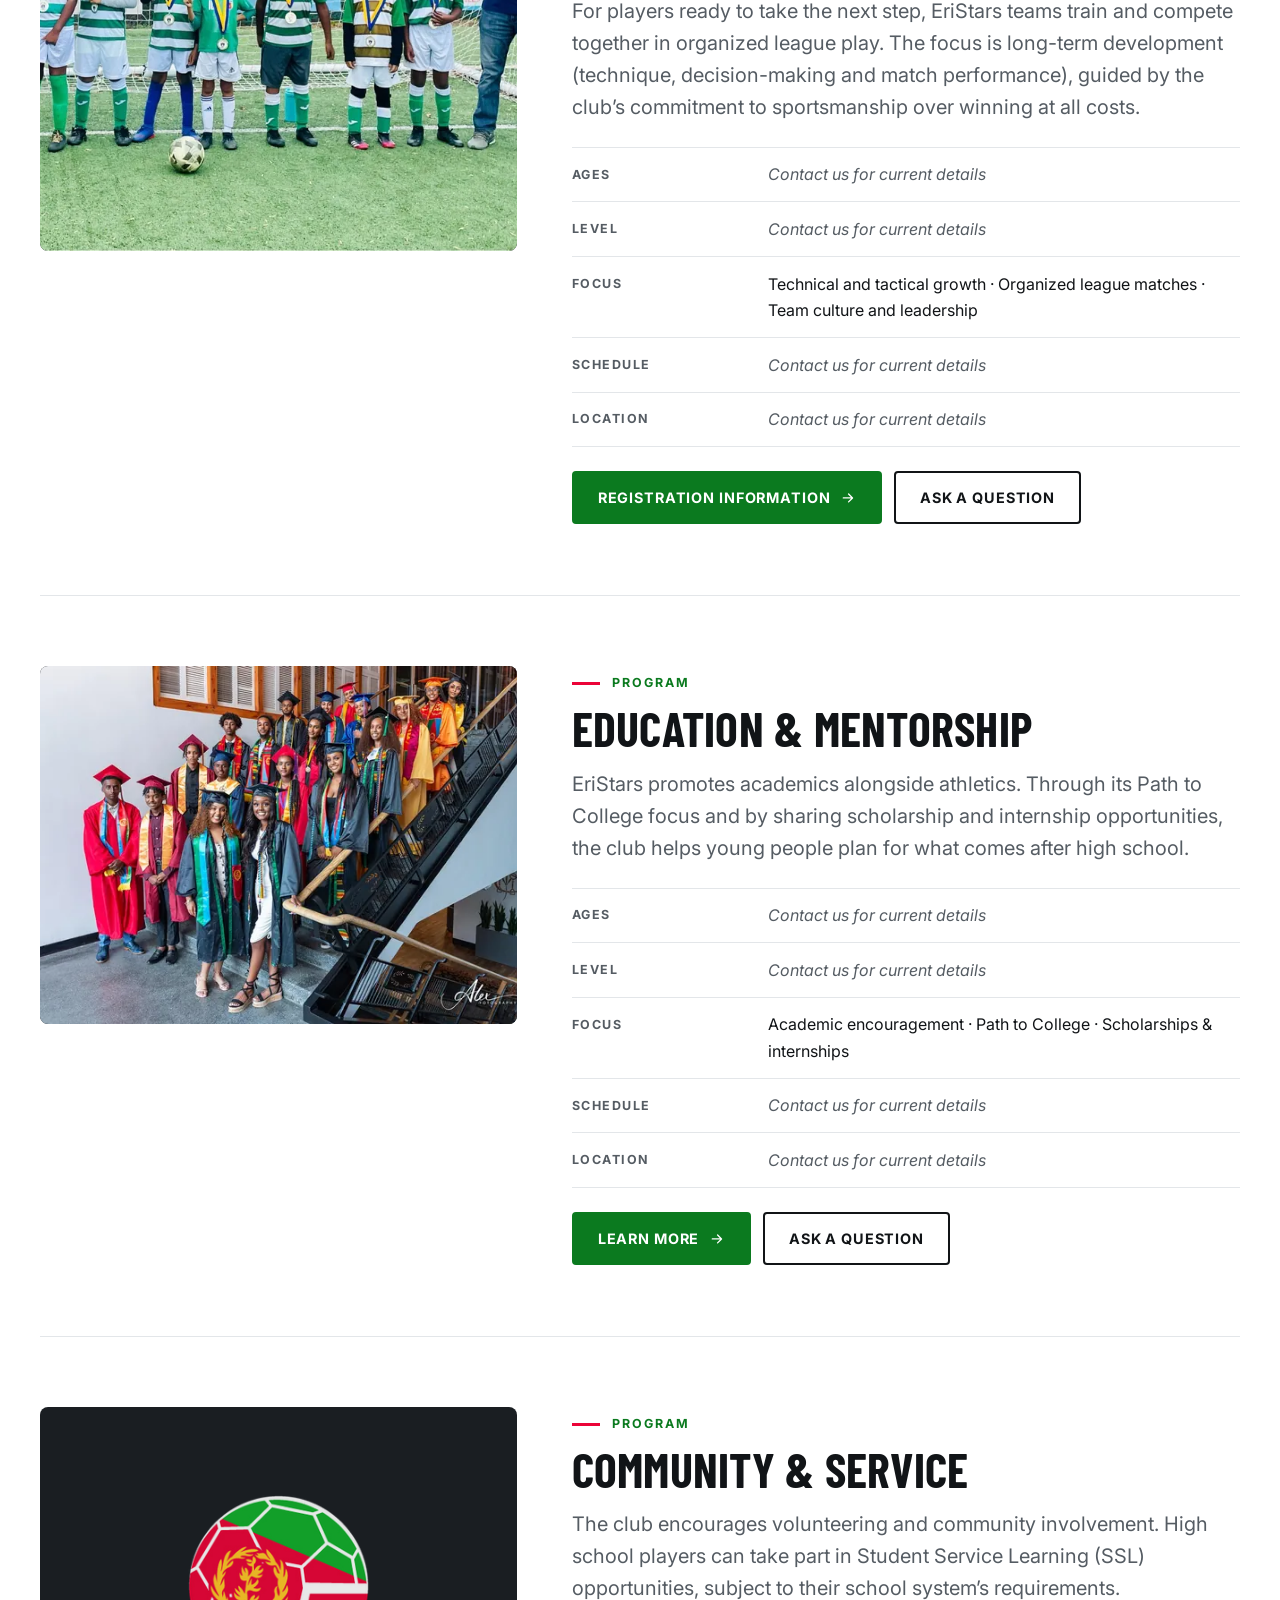
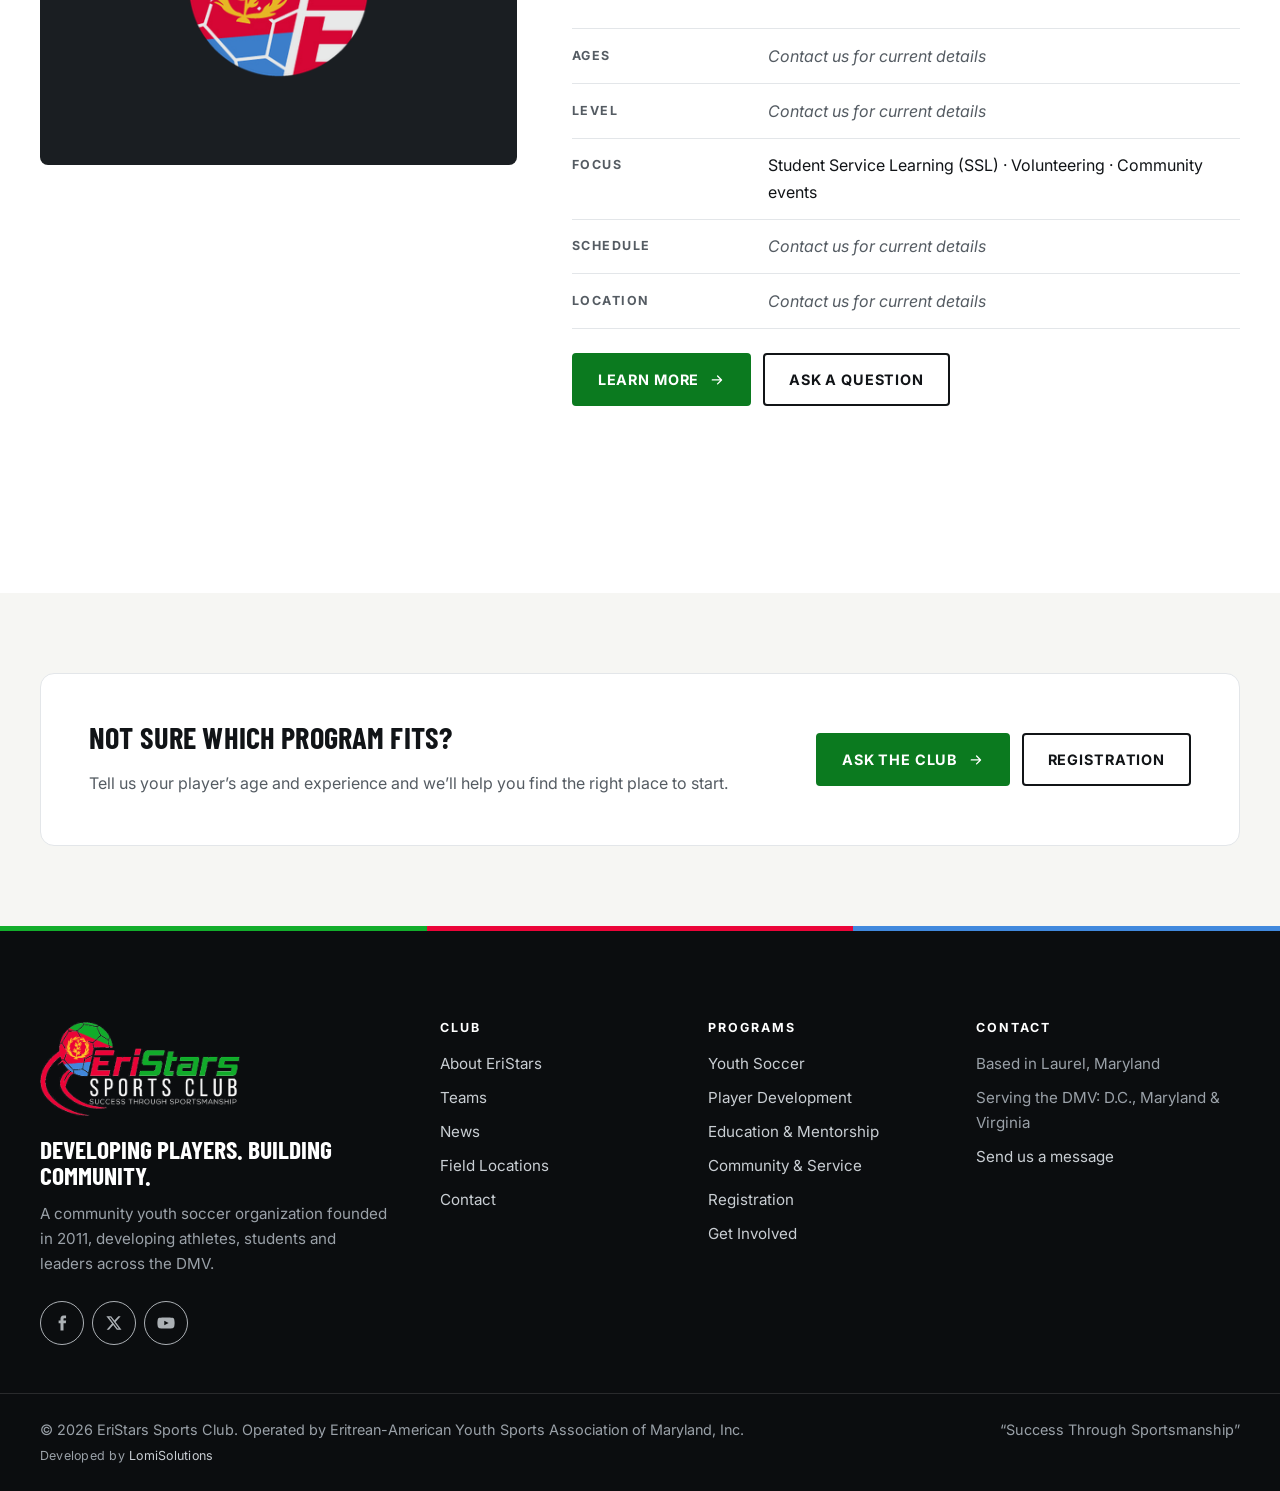
<file: programs.html>
<!doctype html>
<html lang="en">
<head>
  <meta charset="utf-8">
  <meta name="viewport" content="width=device-width, initial-scale=1">
  <title>Programs | EriStars Sports Club</title>
  <meta name="description" content="Youth soccer, player development, education and community service programs from EriStars Sports Club in the Washington, D.C. area.">
  <meta name="theme-color" content="#0b0d0f">
  <meta property="og:type" content="website">
  <meta property="og:site_name" content="EriStars Sports Club">
  <meta property="og:title" content="Programs | EriStars Sports Club">
  <meta property="og:description" content="Youth soccer, player development, education and community service programs from EriStars Sports Club in the Washington, D.C. area.">
  <meta property="og:image" content="assets/images/team-hero-1200.jpg">
  <meta name="twitter:card" content="summary_large_image">
  <link rel="icon" href="assets/images/favicon-32.png" sizes="32x32" type="image/png">
  <link rel="icon" href="assets/images/favicon-192.png" sizes="192x192" type="image/png">
  <link rel="apple-touch-icon" href="assets/images/apple-touch-icon.png">
  <link rel="preconnect" href="https://fonts.googleapis.com">
  <link rel="preconnect" href="https://fonts.gstatic.com" crossorigin>
  <link rel="stylesheet" href="https://fonts.googleapis.com/css2?family=Barlow+Condensed:wght@600;700;800&family=Inter:wght@400;500;600;700&display=swap">
  <link rel="stylesheet" href="assets/css/tokens.css">
  <link rel="stylesheet" href="assets/css/main.css">
  <script defer src="assets/data/site.js"></script>
  <script defer src="assets/data/images.js"></script>
  <script defer src="assets/data/programs.js"></script>
  <script defer src="assets/data/teams.js"></script>
  <script defer src="assets/data/content.js"></script>
  <script defer src="assets/js/main.js"></script>
</head>
<body data-page="programs">
  <a class="skip-link" href="#main">Skip to main content</a>
  <div class="header-slot" data-site-header></div>

  <main id="main">
    <section class="page-hero">
      <div class="page-hero-media"><img src="assets/images/team-hero-1280.webp" srcset="assets/images/team-hero-768.webp 768w, assets/images/team-hero-1280.webp 1280w, assets/images/team-hero-2048.webp 2048w" sizes="100vw" width="2048" height="753" fetchpriority="high" decoding="async" alt=""></div>
      <div class="container">
        <nav class="breadcrumbs" aria-label="Breadcrumb"><ol><li><a href="index.html">Home</a></li><li aria-current="page">Programs</li></ol></nav>
        <span class="eyebrow">Programs</span>
        <h1>Programs for every stage</h1>
        <p class="lead">From first touches to organized league play, plus education and service opportunities that extend beyond the field.</p>
      </div>
    </section>
    <section class="section" aria-label="Program details">
      <div class="container">
        <div data-render="program-details"></div>
      </div>
    </section>

    <section class="section section--paper section--tight" aria-labelledby="help-title">
      <div class="container">
        <div class="panel panel--row">
          <div class="stack">
            <h2 class="h3" id="help-title">Not sure which program fits?</h2>
            <p class="text-muted">Tell us your player’s age and experience and we’ll help you find the right place to start.</p>
          </div>
          <div class="btn-row">
            <a class="btn" href="contact.html">Ask the club <svg viewBox="0 0 24 24" fill="none" stroke="currentColor" stroke-width="2" stroke-linecap="round" stroke-linejoin="round" aria-hidden="true"><path d="M5 12h14M13 6l6 6-6 6"/></svg></a>
            <a class="btn btn--outline" href="register.html">Registration</a>
          </div>
        </div>
      </div>
    </section>
  </main>

  <div data-site-footer></div>
  <noscript><p class="container no-js-note">Some sections of this site need JavaScript. Pages: <a href="index.html">Home</a> · <a href="about.html">About</a> · <a href="programs.html">Programs</a> · <a href="teams.html">Teams</a> · <a href="register.html">Register</a> · <a href="contact.html">Contact</a></p></noscript>
</body>
</html>
</file>
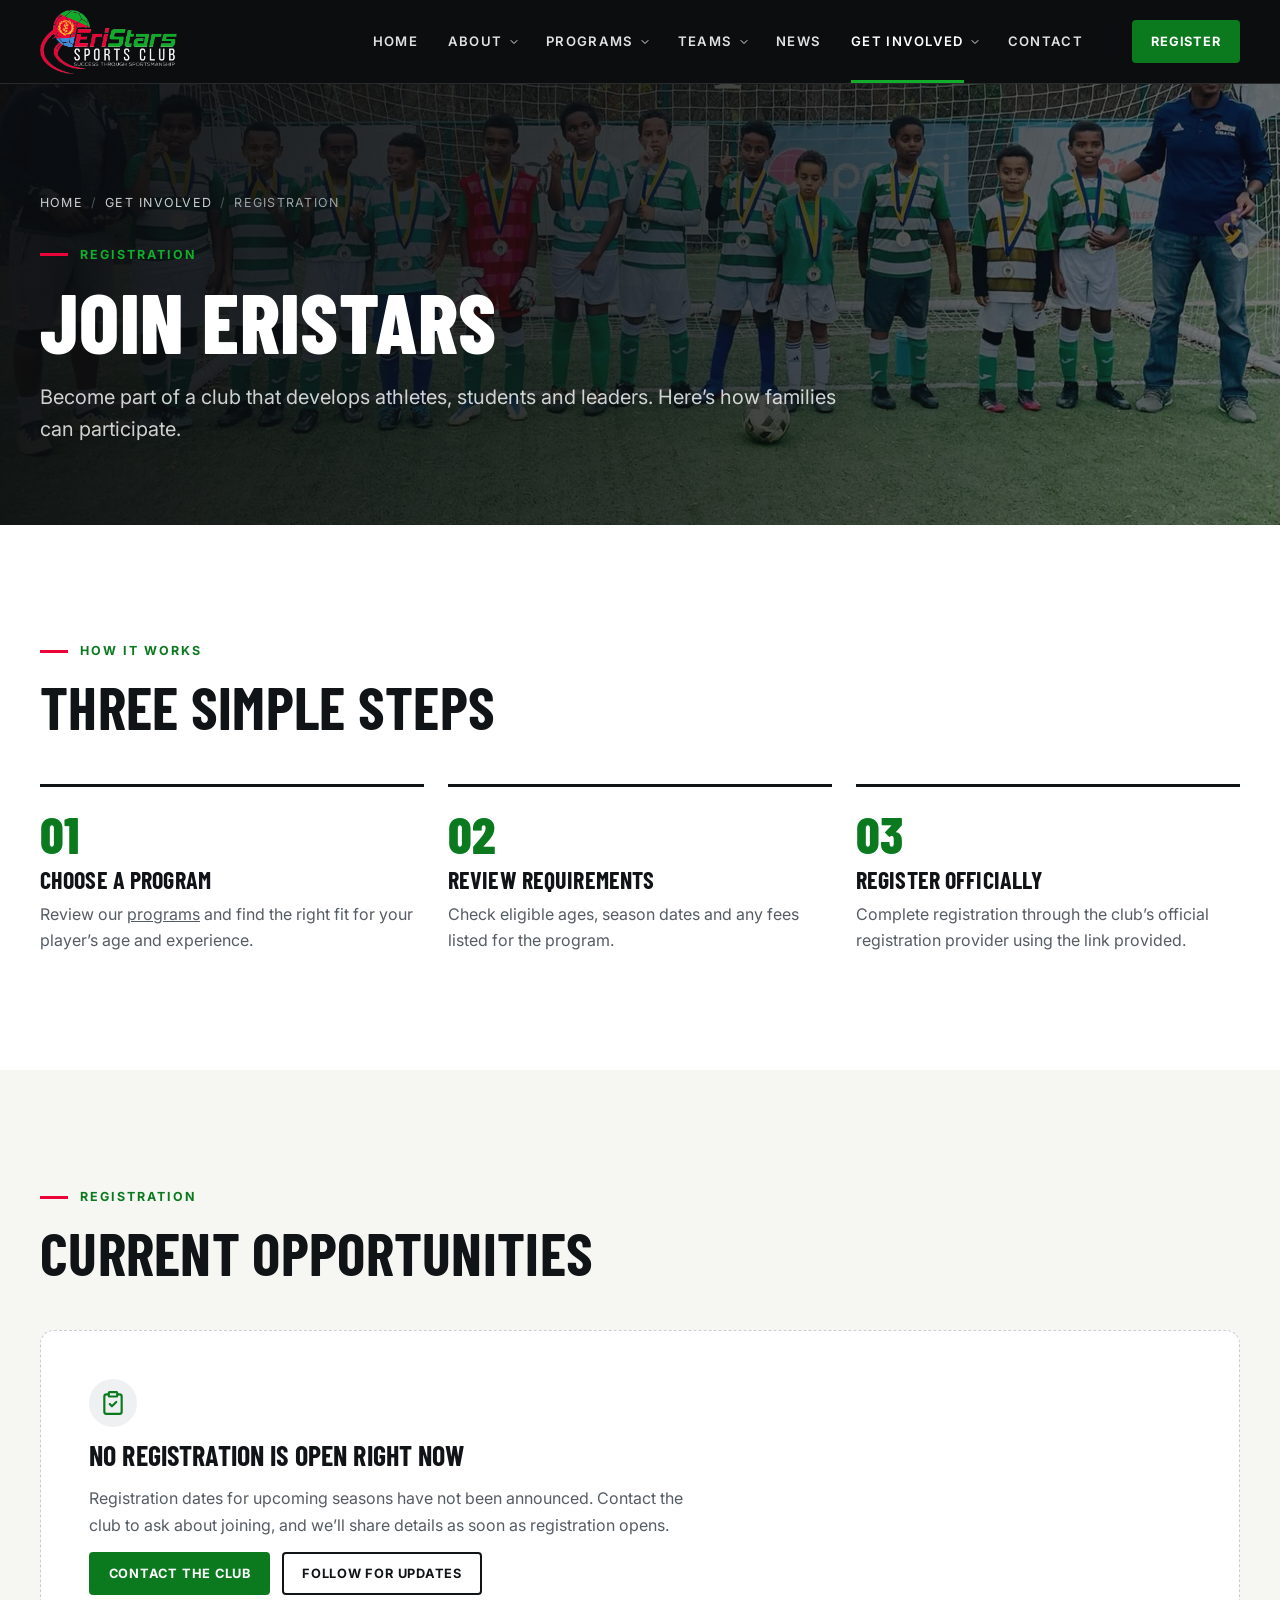
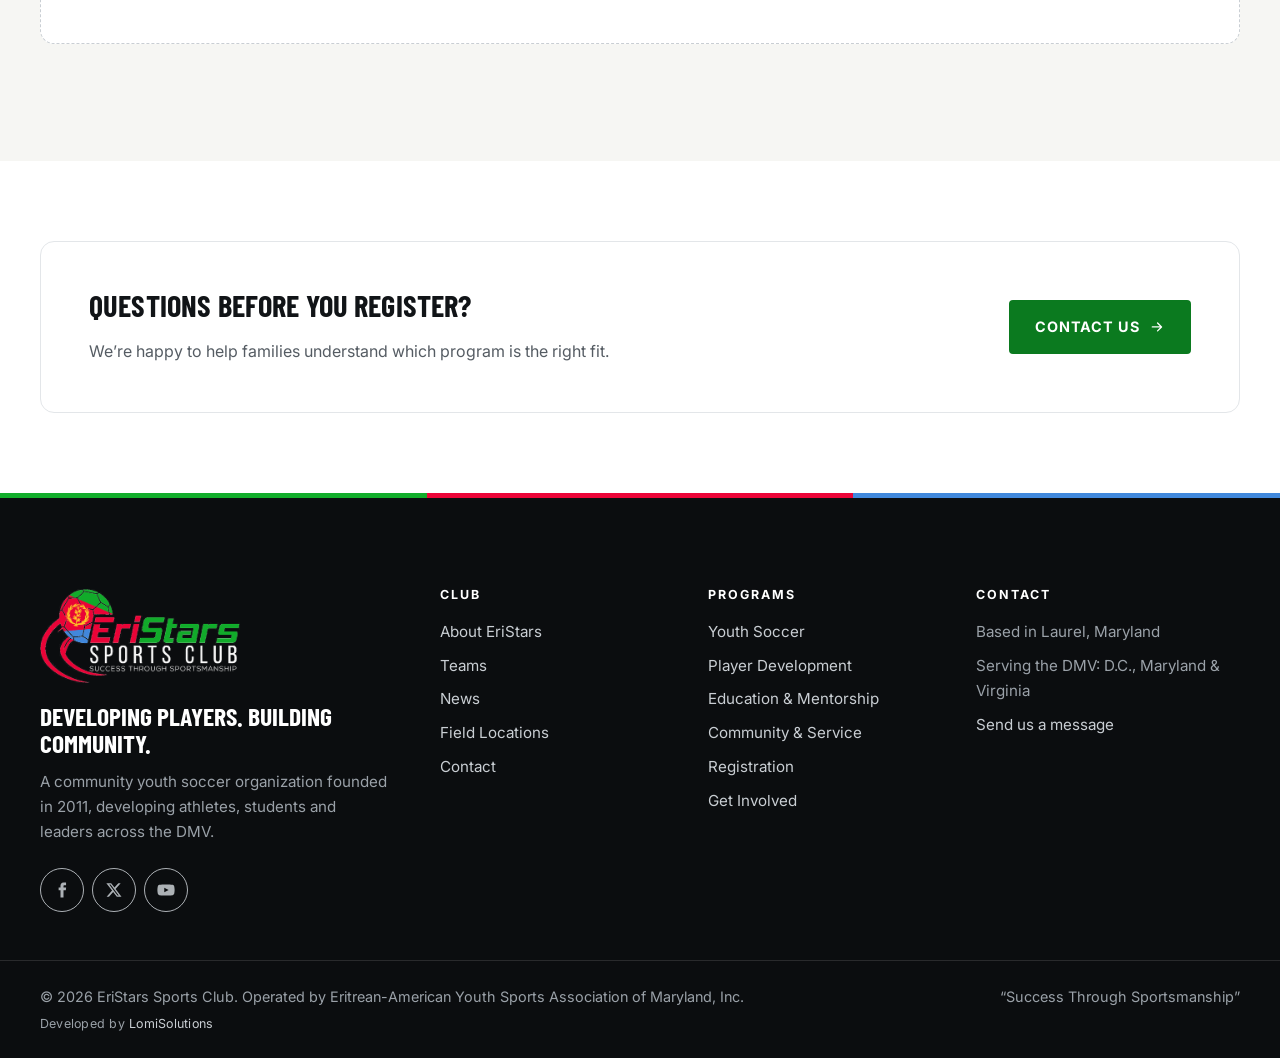
<file: register.html>
<!doctype html>
<html lang="en">
<head>
  <meta charset="utf-8">
  <meta name="viewport" content="width=device-width, initial-scale=1">
  <title>Registration | EriStars Sports Club</title>
  <meta name="description" content="How to join EriStars Sports Club: choose a program, review requirements and register through the club's official provider.">
  <meta name="theme-color" content="#0b0d0f">
  <meta property="og:type" content="website">
  <meta property="og:site_name" content="EriStars Sports Club">
  <meta property="og:title" content="Registration | EriStars Sports Club">
  <meta property="og:description" content="How to join EriStars Sports Club: choose a program, review requirements and register through the club's official provider.">
  <meta property="og:image" content="assets/images/team-hero-1200.jpg">
  <meta name="twitter:card" content="summary_large_image">
  <link rel="icon" href="assets/images/favicon-32.png" sizes="32x32" type="image/png">
  <link rel="icon" href="assets/images/favicon-192.png" sizes="192x192" type="image/png">
  <link rel="apple-touch-icon" href="assets/images/apple-touch-icon.png">
  <link rel="preconnect" href="https://fonts.googleapis.com">
  <link rel="preconnect" href="https://fonts.gstatic.com" crossorigin>
  <link rel="stylesheet" href="https://fonts.googleapis.com/css2?family=Barlow+Condensed:wght@600;700;800&family=Inter:wght@400;500;600;700&display=swap">
  <link rel="stylesheet" href="assets/css/tokens.css">
  <link rel="stylesheet" href="assets/css/main.css">
  <script defer src="assets/data/site.js"></script>
  <script defer src="assets/data/images.js"></script>
  <script defer src="assets/data/programs.js"></script>
  <script defer src="assets/data/teams.js"></script>
  <script defer src="assets/data/content.js"></script>
  <script defer src="assets/js/main.js"></script>
</head>
<body data-page="register">
  <a class="skip-link" href="#main">Skip to main content</a>
  <div class="header-slot" data-site-header></div>

  <main id="main">
    <section class="page-hero">
      <div class="page-hero-media"><img src="assets/images/team-hero-1280.webp" srcset="assets/images/team-hero-768.webp 768w, assets/images/team-hero-1280.webp 1280w, assets/images/team-hero-2048.webp 2048w" sizes="100vw" width="2048" height="753" fetchpriority="high" decoding="async" alt=""></div>
      <div class="container">
        <nav class="breadcrumbs" aria-label="Breadcrumb"><ol><li><a href="index.html">Home</a></li><li><a href="get-involved.html">Get Involved</a></li><li aria-current="page">Registration</li></ol></nav>
        <span class="eyebrow">Registration</span>
        <h1>Join EriStars</h1>
        <p class="lead">Become part of a club that develops athletes, students and leaders. Here’s how families can participate.</p>
      </div>
    </section>
    <section class="section" aria-labelledby="how-title">
      <div class="container">
        <div class="section-head">
          <span class="eyebrow">How it works</span>
          <h2 id="how-title">Three simple steps</h2>
        </div>
        <ol class="steps">
          <li><h3>Choose a program</h3><p>Review our <a href="programs.html">programs</a> and find the right fit for your player’s age and experience.</p></li>
          <li><h3>Review requirements</h3><p>Check eligible ages, season dates and any fees listed for the program.</p></li>
          <li><h3>Register officially</h3><p>Complete registration through the club’s official registration provider using the link provided.</p></li>
        </ol>
      </div>
    </section>

    <section class="section section--paper" id="open" aria-labelledby="open-title">
      <div class="container">
        <div class="section-head">
          <span class="eyebrow">Registration</span>
          <h2 id="open-title">Current opportunities</h2>
        </div>
        <div data-render="registration"></div>
      </div>
    </section>

    <section class="section section--tight" aria-labelledby="q-title">
      <div class="container">
        <div class="panel panel--row">
          <div class="stack">
            <h2 class="h3" id="q-title">Questions before you register?</h2>
            <p class="text-muted">We’re happy to help families understand which program is the right fit.</p>
          </div>
          <div class="btn-row"><a class="btn" href="contact.html">Contact us <svg viewBox="0 0 24 24" fill="none" stroke="currentColor" stroke-width="2" stroke-linecap="round" stroke-linejoin="round" aria-hidden="true"><path d="M5 12h14M13 6l6 6-6 6"/></svg></a></div>
        </div>
      </div>
    </section>
  </main>

  <div data-site-footer></div>
  <noscript><p class="container no-js-note">Some sections of this site need JavaScript. Pages: <a href="index.html">Home</a> · <a href="about.html">About</a> · <a href="programs.html">Programs</a> · <a href="teams.html">Teams</a> · <a href="register.html">Register</a> · <a href="contact.html">Contact</a></p></noscript>
</body>
</html>
</file>
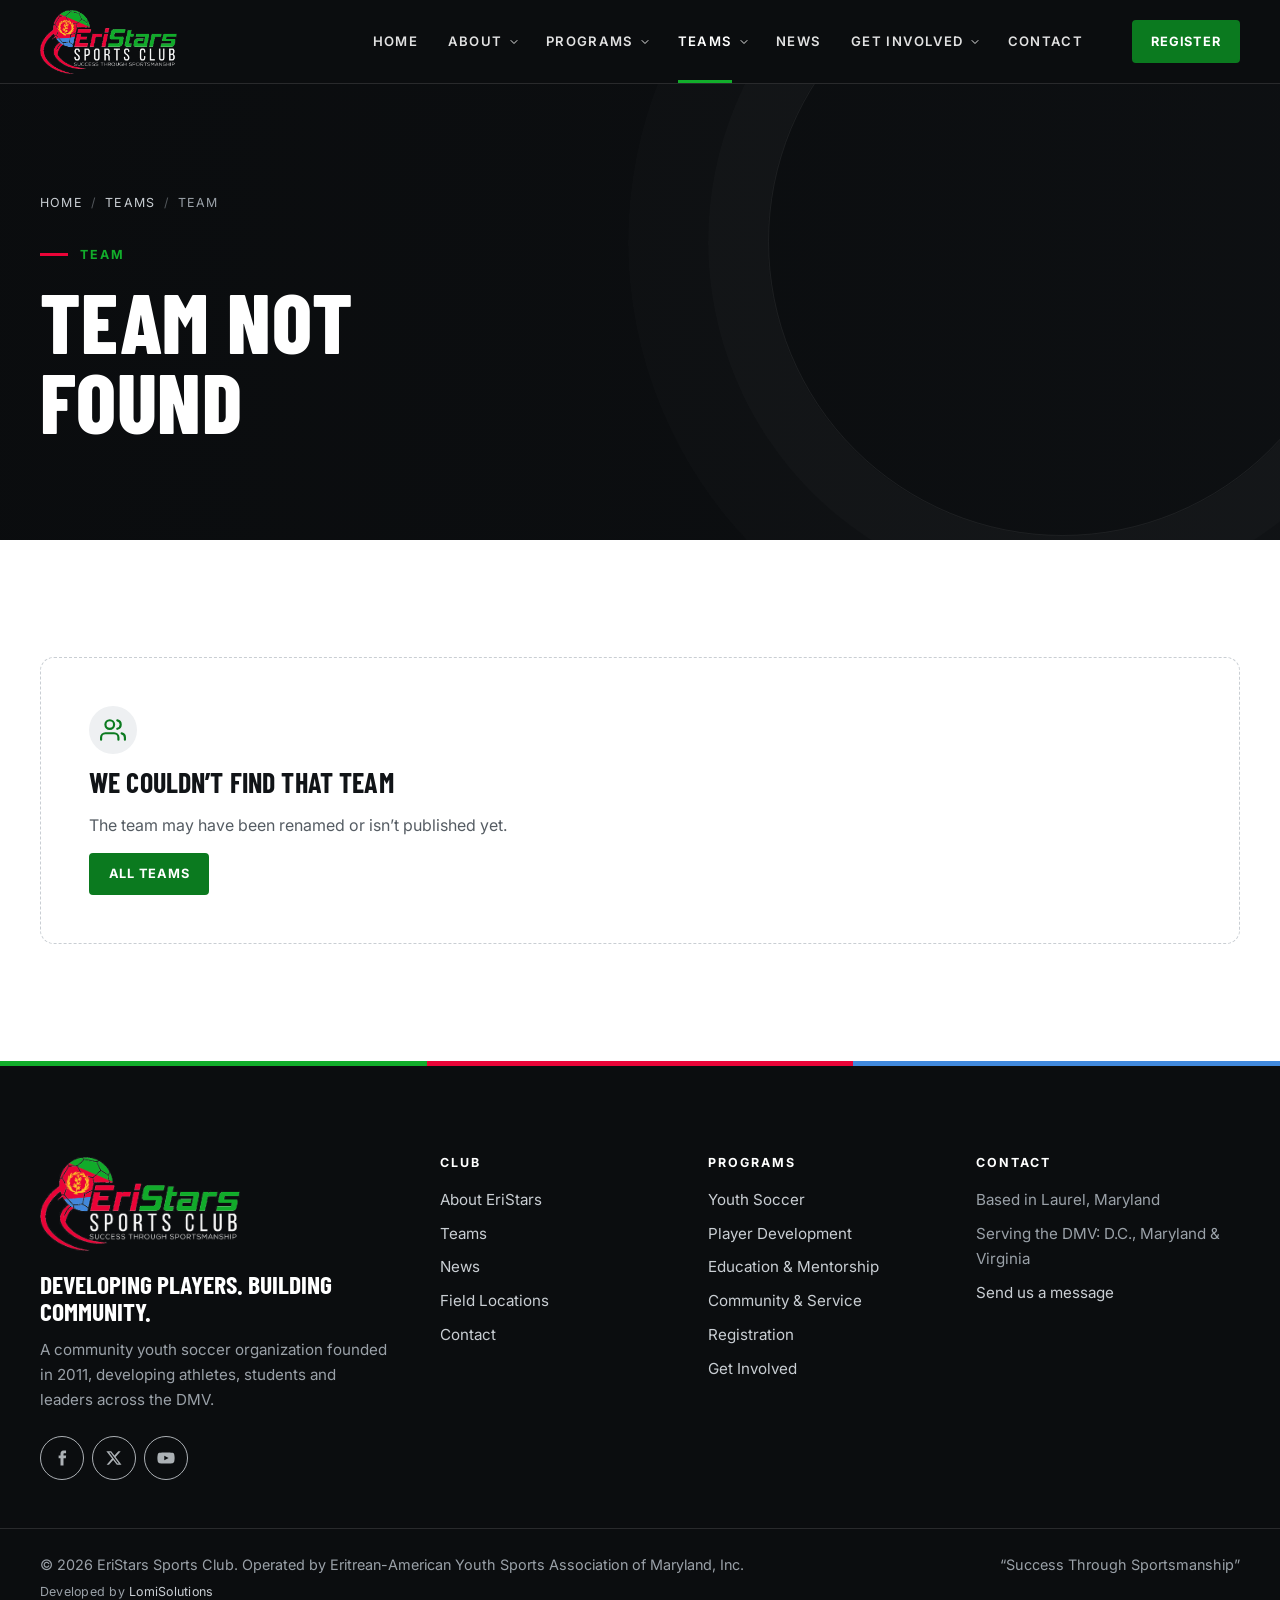
<file: team.html>
<!doctype html>
<html lang="en">
<head>
  <meta charset="utf-8">
  <meta name="viewport" content="width=device-width, initial-scale=1">
  <title>Team | EriStars Sports Club</title>
  <meta name="description" content="EriStars Sports Club team page: overview, coaching staff, schedule and results.">
  <meta name="theme-color" content="#0b0d0f">
  <meta property="og:type" content="website">
  <meta property="og:site_name" content="EriStars Sports Club">
  <meta property="og:title" content="Team | EriStars Sports Club">
  <meta property="og:description" content="EriStars Sports Club team page: overview, coaching staff, schedule and results.">
  <meta property="og:image" content="assets/images/team-hero-1200.jpg">
  <meta name="twitter:card" content="summary_large_image">
  <link rel="icon" href="assets/images/favicon-32.png" sizes="32x32" type="image/png">
  <link rel="icon" href="assets/images/favicon-192.png" sizes="192x192" type="image/png">
  <link rel="apple-touch-icon" href="assets/images/apple-touch-icon.png">
  <link rel="preconnect" href="https://fonts.googleapis.com">
  <link rel="preconnect" href="https://fonts.gstatic.com" crossorigin>
  <link rel="stylesheet" href="https://fonts.googleapis.com/css2?family=Barlow+Condensed:wght@600;700;800&family=Inter:wght@400;500;600;700&display=swap">
  <link rel="stylesheet" href="assets/css/tokens.css">
  <link rel="stylesheet" href="assets/css/main.css">
  <script defer src="assets/data/site.js"></script>
  <script defer src="assets/data/images.js"></script>
  <script defer src="assets/data/programs.js"></script>
  <script defer src="assets/data/teams.js"></script>
  <script defer src="assets/data/content.js"></script>
  <script defer src="assets/js/main.js"></script>
</head>
<body data-page="teams">
  <a class="skip-link" href="#main">Skip to main content</a>
  <div class="header-slot" data-site-header></div>

  <main id="main">
    <section class="page-hero">
      
      <div class="container">
        <nav class="breadcrumbs" aria-label="Breadcrumb"><ol><li><a href="index.html">Home</a></li><li><a href="teams.html">Teams</a></li><li aria-current="page" data-team-crumb>Team</li></ol></nav>
        <span class="eyebrow">Team</span>
        <h1 data-team-name>Team</h1>
        
        <div class="team-card-meta on-dark" data-team-badges></div>
      </div>
    </section>
    <div data-render="team-detail"></div>
  </main>

  <div data-site-footer></div>
  <noscript><p class="container no-js-note">Some sections of this site need JavaScript. Pages: <a href="index.html">Home</a> · <a href="about.html">About</a> · <a href="programs.html">Programs</a> · <a href="teams.html">Teams</a> · <a href="register.html">Register</a> · <a href="contact.html">Contact</a></p></noscript>
</body>
</html>
</file>
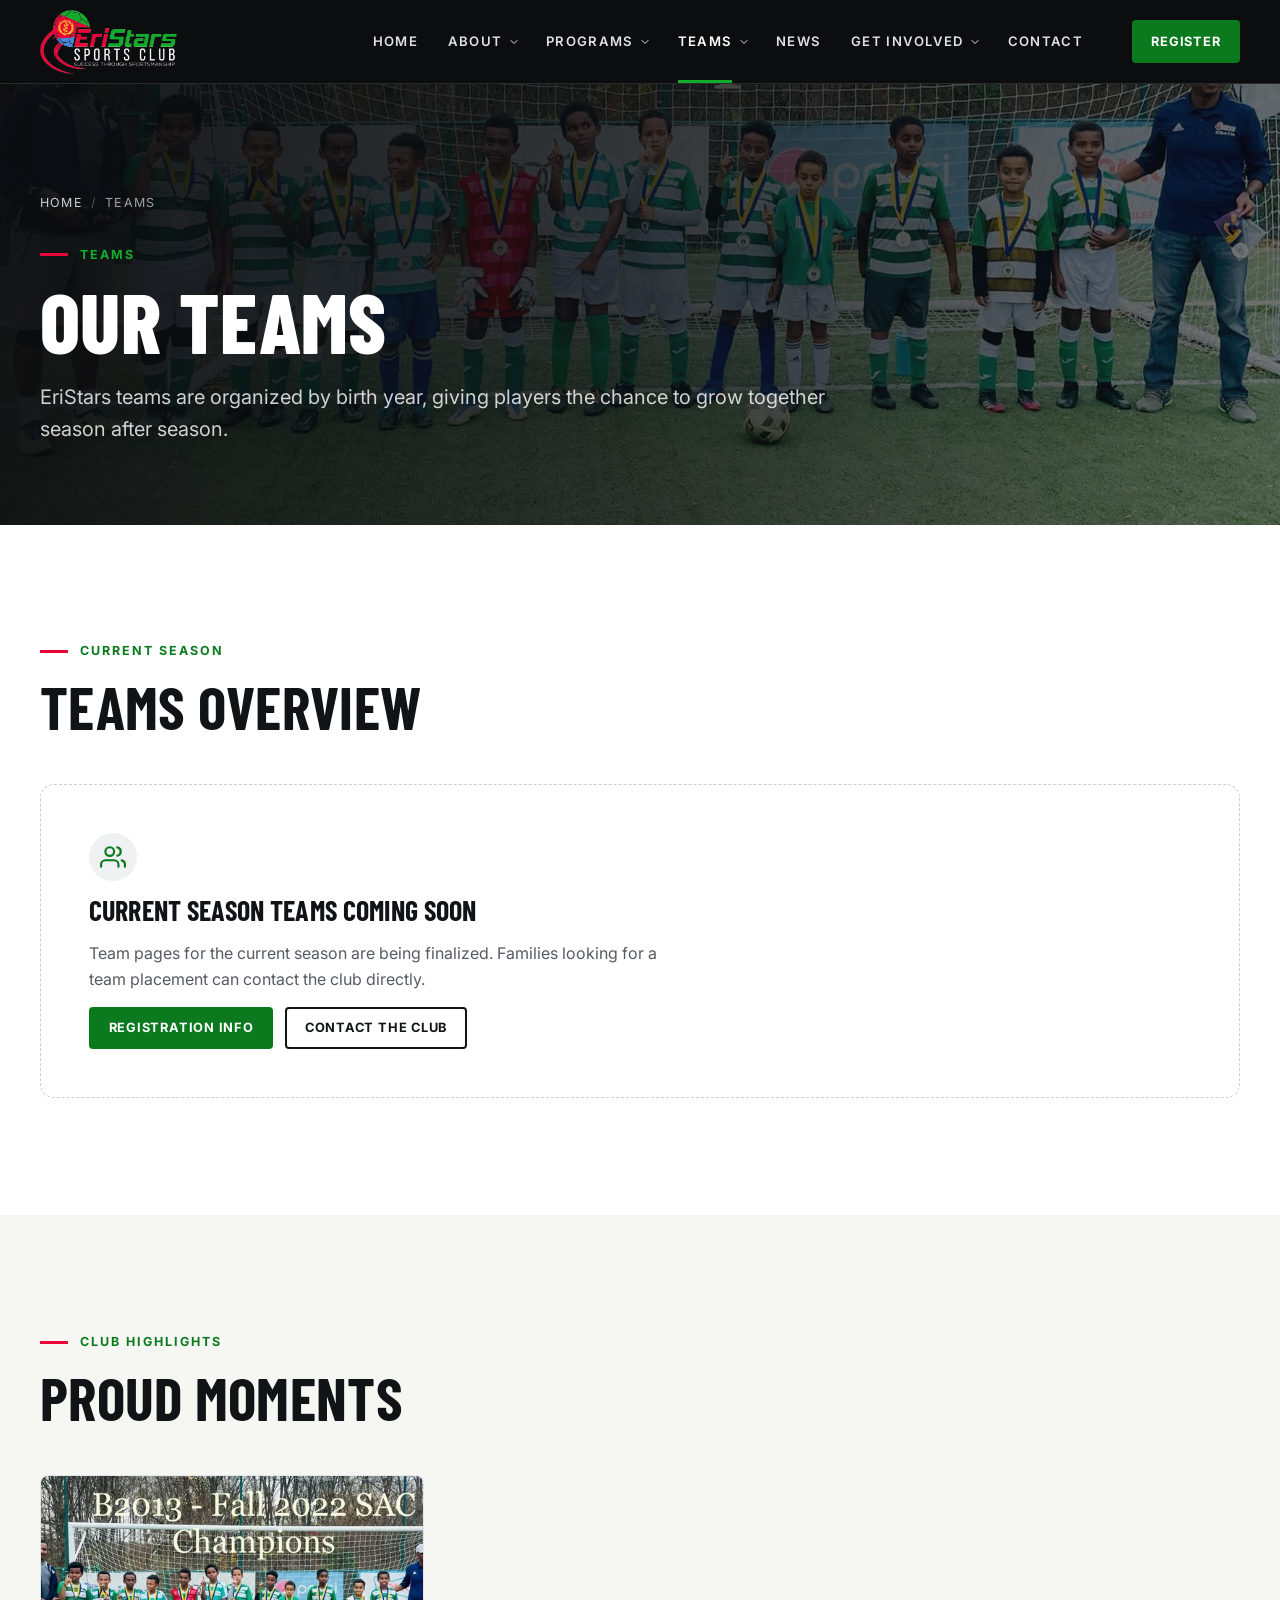
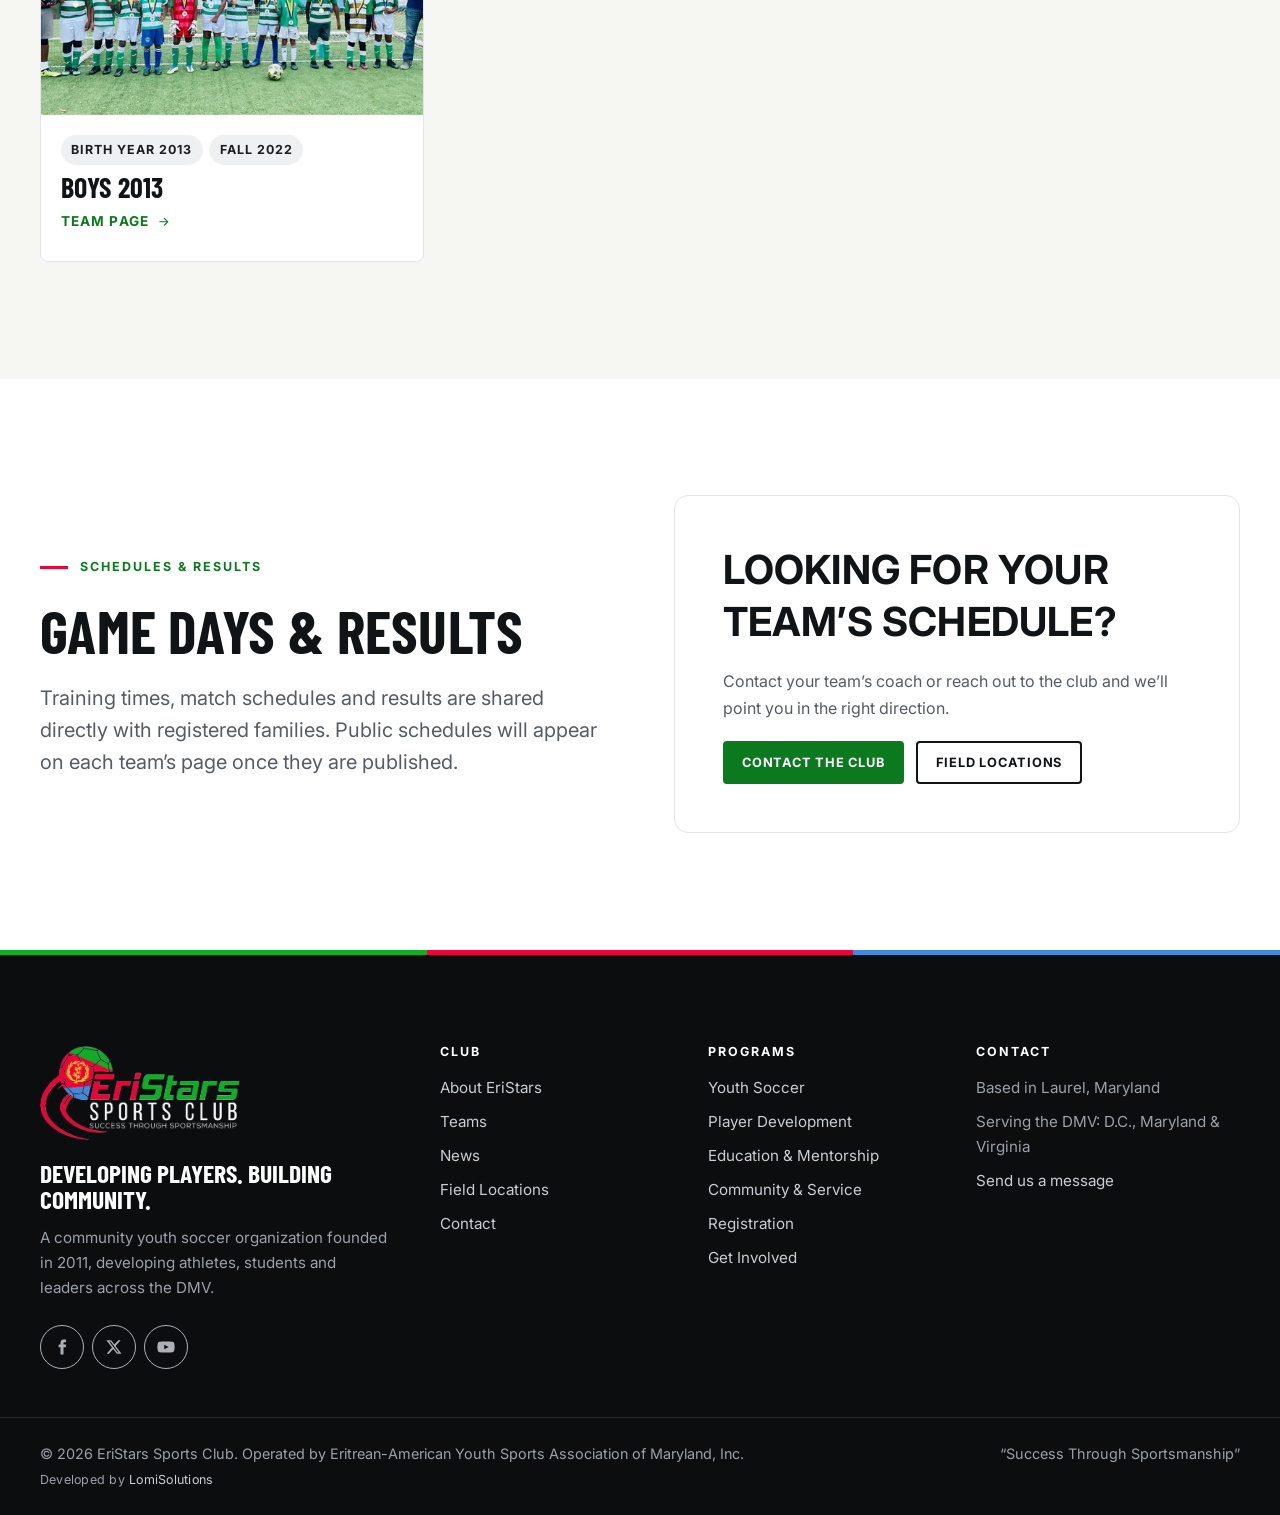
<file: teams.html>
<!doctype html>
<html lang="en">
<head>
  <meta charset="utf-8">
  <meta name="viewport" content="width=device-width, initial-scale=1">
  <title>Teams | EriStars Sports Club</title>
  <meta name="description" content="Explore EriStars Sports Club youth soccer teams, team pages, schedules and results.">
  <meta name="theme-color" content="#0b0d0f">
  <meta property="og:type" content="website">
  <meta property="og:site_name" content="EriStars Sports Club">
  <meta property="og:title" content="Teams | EriStars Sports Club">
  <meta property="og:description" content="Explore EriStars Sports Club youth soccer teams, team pages, schedules and results.">
  <meta property="og:image" content="assets/images/team-hero-1200.jpg">
  <meta name="twitter:card" content="summary_large_image">
  <link rel="icon" href="assets/images/favicon-32.png" sizes="32x32" type="image/png">
  <link rel="icon" href="assets/images/favicon-192.png" sizes="192x192" type="image/png">
  <link rel="apple-touch-icon" href="assets/images/apple-touch-icon.png">
  <link rel="preconnect" href="https://fonts.googleapis.com">
  <link rel="preconnect" href="https://fonts.gstatic.com" crossorigin>
  <link rel="stylesheet" href="https://fonts.googleapis.com/css2?family=Barlow+Condensed:wght@600;700;800&family=Inter:wght@400;500;600;700&display=swap">
  <link rel="stylesheet" href="assets/css/tokens.css">
  <link rel="stylesheet" href="assets/css/main.css">
  <script defer src="assets/data/site.js"></script>
  <script defer src="assets/data/images.js"></script>
  <script defer src="assets/data/programs.js"></script>
  <script defer src="assets/data/teams.js"></script>
  <script defer src="assets/data/content.js"></script>
  <script defer src="assets/js/main.js"></script>
</head>
<body data-page="teams">
  <a class="skip-link" href="#main">Skip to main content</a>
  <div class="header-slot" data-site-header></div>

  <main id="main">
    <section class="page-hero">
      <div class="page-hero-media"><img src="assets/images/team-hero-1280.webp" srcset="assets/images/team-hero-768.webp 768w, assets/images/team-hero-1280.webp 1280w, assets/images/team-hero-2048.webp 2048w" sizes="100vw" width="2048" height="753" fetchpriority="high" decoding="async" alt=""></div>
      <div class="container">
        <nav class="breadcrumbs" aria-label="Breadcrumb"><ol><li><a href="index.html">Home</a></li><li aria-current="page">Teams</li></ol></nav>
        <span class="eyebrow">Teams</span>
        <h1>Our teams</h1>
        <p class="lead">EriStars teams are organized by birth year, giving players the chance to grow together season after season.</p>
      </div>
    </section>
    <section class="section" id="current" aria-labelledby="current-title">
      <div class="container">
        <div class="section-head">
          <span class="eyebrow">Current season</span>
          <h2 id="current-title">Teams overview</h2>
        </div>
        <div data-render="teams-current"></div>
      </div>
    </section>

    <section class="section section--paper" id="highlights" aria-labelledby="highlights-title">
      <div class="container">
        <div class="section-head">
          <span class="eyebrow">Club highlights</span>
          <h2 id="highlights-title">Proud moments</h2>
        </div>
        <div data-render="teams-past"></div>
      </div>
    </section>

    <section class="section" id="schedules" aria-labelledby="schedules-title">
      <div class="container split">
        <div class="stack-lg">
          <span class="eyebrow">Schedules &amp; results</span>
          <h2 id="schedules-title">Game days &amp; results</h2>
          <p class="lead">Training times, match schedules and results are shared directly with registered families. Public schedules will appear on each team’s page once they are published.</p>
        </div>
        <div class="panel">
          <h3 class="h4">Looking for your team’s schedule?</h3>
          <p class="text-muted">Contact your team’s coach or reach out to the club and we’ll point you in the right direction.</p>
          <div class="btn-row"><a class="btn btn--sm" href="contact.html">Contact the club</a><a class="btn btn--outline btn--sm" href="locations.html">Field locations</a></div>
        </div>
      </div>
    </section>
  </main>

  <div data-site-footer></div>
  <noscript><p class="container no-js-note">Some sections of this site need JavaScript. Pages: <a href="index.html">Home</a> · <a href="about.html">About</a> · <a href="programs.html">Programs</a> · <a href="teams.html">Teams</a> · <a href="register.html">Register</a> · <a href="contact.html">Contact</a></p></noscript>
</body>
</html>
</file>
<file: assets/css/tokens.css>
/* ==========================================================================
   EriStars design tokens
   Colors are sampled from the official club logo (assets/images/logo.png).
   Change values here; every page and component reads from these variables.
   ========================================================================== */

:root {
  /* ---- Brand (from the logo) ---- */
  --brand-green: #12ad2b;        /* "Stars" wordmark green: accents on dark backgrounds */
  --brand-green-700: #0b7a1f;    /* AA-contrast green for buttons & text on light backgrounds */
  --brand-green-800: #086418;    /* hover / pressed */
  --brand-red: #eb0438;          /* "Eri" wordmark red: used sparingly */
  --brand-red-700: #c4022e;
  --brand-blue: #4189dd;         /* ball / flag blue: identity stripe only */

  /* ---- Neutrals ---- */
  --ink-950: #0b0d0f;            /* deepest background */
  --ink-900: #111417;            /* primary dark surface */
  --ink-800: #1a1e22;
  --ink-700: #2a3036;
  --gray-600: #555c63;           /* supporting text on light (AA on white & paper) */
  --gray-500: #6b7279;
  --gray-400: #9aa1a8;           /* supporting text on dark */
  --gray-300: #c9ced3;
  --gray-200: #e3e6e9;
  --gray-100: #eef0f2;
  --paper: #f6f6f3;              /* soft off-white section background */
  --white: #ffffff;

  /* ---- Semantic ---- */
  --text: var(--ink-900);
  --text-muted: var(--gray-600);
  --text-on-dark: #f3f4f5;
  --text-on-dark-muted: var(--gray-400);
  --surface: var(--white);
  --surface-alt: var(--paper);
  --surface-dark: var(--ink-900);
  --border: var(--gray-200);
  --border-dark: rgba(255, 255, 255, 0.12);
  --focus: #3b8cff;

  /* ---- Typography ---- */
  --font-display: "Barlow Condensed", "Arial Narrow", "Helvetica Neue", Arial, sans-serif;
  --font-body: "Inter", system-ui, -apple-system, "Segoe UI", Roboto, Arial, sans-serif;

  --fs-hero: clamp(3.4rem, 1.6rem + 8vw, 8.5rem);
  --fs-h1: clamp(2.75rem, 1.7rem + 4.4vw, 5.25rem);
  --fs-h2: clamp(2.2rem, 1.5rem + 2.8vw, 3.75rem);
  --fs-h3: clamp(1.45rem, 1.2rem + 0.9vw, 1.9rem);
  --fs-h4: 1.2rem;
  --fs-lead: clamp(1.075rem, 1rem + 0.35vw, 1.25rem);
  --fs-body: 1rem;
  --fs-sm: 0.9rem;
  --fs-xs: 0.78rem;

  /* ---- Spacing (8pt scale) ---- */
  --space-1: 0.25rem;
  --space-2: 0.5rem;
  --space-3: 0.75rem;
  --space-4: 1rem;
  --space-5: 1.5rem;
  --space-6: 2rem;
  --space-7: 3rem;
  --space-8: 4rem;
  --space-9: 6rem;
  --section-y: clamp(4rem, 2.5rem + 6vw, 8rem);

  /* ---- Layout ---- */
  --container: 1240px;
  --container-narrow: 820px;
  --gutter: clamp(1rem, 0.5rem + 2.5vw, 2.5rem);
  --header-h: 72px;

  /* ---- Shape & motion ---- */
  --radius-sm: 4px;
  --radius: 8px;
  --radius-lg: 14px;
  --shadow-sm: 0 1px 2px rgba(11, 13, 15, 0.06), 0 2px 8px rgba(11, 13, 15, 0.06);
  --shadow: 0 10px 30px -12px rgba(11, 13, 15, 0.28);
  --ease: cubic-bezier(0.2, 0.7, 0.2, 1);
  --dur: 220ms;
}

@media (min-width: 1024px) {
  :root { --header-h: 84px; }
}

@media (prefers-reduced-motion: reduce) {
  :root { --dur: 0ms; }
}
</file>
<file: assets/css/main.css>
/* ==========================================================================
   EriStars Sports Club: main stylesheet
   Order: base → layout → typography → buttons → header → heroes → sections
          → components → footer → utilities
   All colors / sizes come from tokens.css.
   ========================================================================== */

/* ---------- Base ---------- */
*, *::before, *::after { box-sizing: border-box; }
html { -webkit-text-size-adjust: 100%; scroll-padding-top: calc(var(--header-h) + 16px); }
@media (prefers-reduced-motion: no-preference) { html { scroll-behavior: smooth; } }
body {
  margin: 0;
  font-family: var(--font-body);
  font-size: var(--fs-body);
  line-height: 1.65;
  color: var(--text);
  background: var(--surface);
  -webkit-font-smoothing: antialiased;
  text-rendering: optimizeLegibility;
  overflow-x: hidden;
}
img, picture, svg, video { display: block; max-width: 100%; }
img { height: auto; }
a { color: inherit; }
button, input, select, textarea { font: inherit; color: inherit; }
h1, h2, h3, h4, p, ul, ol, dl, figure { margin: 0; }
ul[role="list"], ol[role="list"] { list-style: none; padding: 0; }
:focus-visible { outline: 3px solid var(--focus); outline-offset: 3px; border-radius: 2px; }
::selection { background: var(--brand-green); color: var(--ink-950); }

.skip-link {
  position: absolute; left: 1rem; top: -100px; z-index: 1000;
  background: var(--white); color: var(--ink-900); padding: .75rem 1rem;
  font-weight: 600; border-radius: var(--radius-sm); box-shadow: var(--shadow);
}
.skip-link:focus { top: 1rem; }
.visually-hidden {
  position: absolute !important; width: 1px; height: 1px; padding: 0; margin: -1px;
  overflow: hidden; clip: rect(0 0 0 0); white-space: nowrap; border: 0;
}

/* ---------- Layout ---------- */
.container { width: 100%; max-width: calc(var(--container) + var(--gutter) * 2); margin-inline: auto; padding-inline: var(--gutter); }
.container--narrow { max-width: calc(var(--container-narrow) + var(--gutter) * 2); }

.section { padding-block: var(--section-y); }
.section--tight { padding-block: clamp(3rem, 2rem + 4vw, 5rem); }
.section--paper { background: var(--surface-alt); }
.section--dark { background: var(--surface-dark); color: var(--text-on-dark); }
.section--dark .text-muted, .section--dark .lead { color: var(--text-on-dark-muted); }

.section-head { display: grid; gap: var(--space-4); margin-bottom: clamp(2rem, 1.5rem + 2vw, 3.5rem); max-width: 760px; }
.section-head--row { max-width: none; grid-template-columns: 1fr; align-items: end; }
@media (min-width: 800px) { .section-head--row { grid-template-columns: 1fr auto; gap: var(--space-6); } }

.split { display: grid; gap: clamp(2rem, 1rem + 4vw, 5rem); align-items: center; }
@media (min-width: 900px) {
  .split { grid-template-columns: 1fr 1fr; }
  .split--wide-media { grid-template-columns: 5fr 7fr; }
  .split--reverse > :first-child { order: 2; }
}

.grid { display: grid; gap: var(--space-5); }
@media (min-width: 640px) { .grid--2, .grid--3, .grid--4 { grid-template-columns: repeat(2, 1fr); } }
@media (min-width: 1000px) { .grid--3 { grid-template-columns: repeat(3, 1fr); } .grid--4 { grid-template-columns: repeat(4, 1fr); } }

.stack > * + * { margin-top: var(--space-4); }
.stack-lg > * + * { margin-top: var(--space-5); }

/* ---------- Typography ---------- */
.display, h1, h2, h3 {
  font-family: var(--font-display);
  font-weight: 700;
  line-height: 0.95;
  letter-spacing: 0.005em;
  text-transform: uppercase;
}
h1, .h1 { font-size: var(--fs-h1); font-weight: 800; }
h2, .h2 { font-size: var(--fs-h2); }
h3, .h3 { font-size: var(--fs-h3); line-height: 1.05; }
h4, .h4 { font-family: var(--font-body); font-size: var(--fs-h4); font-weight: 700; line-height: 1.3; }
.lead { font-size: var(--fs-lead); line-height: 1.6; color: var(--text-muted); max-width: 62ch; }
.text-muted { color: var(--text-muted); }
.prose { max-width: 68ch; }
.prose p + p { margin-top: 1em; }

.eyebrow {
  display: inline-flex; align-items: center; gap: .75rem;
  font-family: var(--font-body); font-size: var(--fs-xs); font-weight: 700;
  letter-spacing: .16em; text-transform: uppercase; color: var(--brand-green-700);
}
.eyebrow::before { content: ""; width: 28px; height: 3px; background: var(--brand-red); flex: none; }
.section--dark .eyebrow, .on-dark .eyebrow { color: var(--brand-green); }

/* Tri-color identity stripe: echoes the ball/flag in the logo */
.stripe { display: flex; height: 4px; width: 72px; }
.stripe::before, .stripe::after, .stripe span { content: ""; flex: 1; }
.stripe::before { background: var(--brand-green); }
.stripe span { background: var(--brand-red); }
.stripe::after { background: var(--brand-blue); }
.stripe--full { width: 100%; height: 5px; }

/* ---------- Buttons & links ---------- */
.btn {
  --btn-bg: var(--brand-green-700); --btn-fg: var(--white); --btn-bd: var(--btn-bg);
  display: inline-flex; align-items: center; justify-content: center; gap: .6rem;
  min-height: 48px; padding: .8rem 1.5rem;
  font-family: var(--font-body); font-size: .9rem; font-weight: 700; letter-spacing: .06em; text-transform: uppercase;
  color: var(--btn-fg); background: var(--btn-bg); border: 2px solid var(--btn-bd); border-radius: var(--radius-sm);
  text-decoration: none; cursor: pointer;
  transition: background var(--dur) var(--ease), color var(--dur) var(--ease), border-color var(--dur) var(--ease), transform var(--dur) var(--ease);
}
.btn:hover { --btn-bg: var(--brand-green-800); }
.btn:active { transform: translateY(1px); }
.btn svg { width: 1.1em; height: 1.1em; flex: none; transition: transform var(--dur) var(--ease); }
.btn:hover svg { transform: translateX(3px); }
.btn--light { --btn-bg: var(--white); --btn-fg: var(--ink-900); }
.btn--light:hover { --btn-bg: var(--gray-100); }
.btn--outline { --btn-bg: transparent; --btn-fg: var(--ink-900); --btn-bd: var(--ink-900); }
.btn--outline:hover { --btn-bg: var(--ink-900); --btn-fg: var(--white); --btn-bd: var(--ink-900); }
.btn--outline-light { --btn-bg: transparent; --btn-fg: var(--white); --btn-bd: rgba(255,255,255,.7); }
.btn--outline-light:hover { --btn-bg: var(--white); --btn-fg: var(--ink-900); --btn-bd: var(--white); }
.btn--sm { min-height: 40px; padding: .55rem 1.1rem; font-size: .8rem; }
.btn-row { display: flex; flex-wrap: wrap; gap: var(--space-3); }

.link-arrow {
  display: inline-flex; align-items: center; gap: .5rem;
  font-weight: 700; font-size: .85rem; letter-spacing: .08em; text-transform: uppercase;
  color: var(--brand-green-700); text-decoration: none;
  border-bottom: 2px solid transparent; padding-bottom: 2px;
  transition: border-color var(--dur) var(--ease), gap var(--dur) var(--ease);
}
.link-arrow:hover { border-color: currentColor; gap: .75rem; }
.section--dark .link-arrow, .on-dark .link-arrow { color: var(--brand-green); }
.link-arrow svg { width: 1em; height: 1em; }

/* ---------- Header ---------- */
.header-slot { min-height: var(--header-h); }
.has-hero .header-slot { min-height: 0; }

.site-header {
  position: sticky; top: 0; z-index: 100;
  height: var(--header-h);
  background: var(--ink-950); color: var(--white);
  border-bottom: 1px solid var(--border-dark);
  transition: background var(--dur) var(--ease), border-color var(--dur) var(--ease), box-shadow var(--dur) var(--ease);
}
.has-hero .site-header { position: fixed; inset: 0 0 auto 0; }
.has-hero .site-header.is-transparent {
  background: linear-gradient(180deg, rgba(8,10,12,.7), rgba(8,10,12,0));
  border-color: transparent;
}
.site-header.is-scrolled { box-shadow: 0 8px 24px -12px rgba(0,0,0,.6); }

.header-inner { height: 100%; display: flex; align-items: center; gap: var(--space-5); }
.brand { display: flex; align-items: center; flex: none; height: 100%; padding-block: 8px; }
.brand img { height: 100%; width: auto; max-height: 64px; }

.primary-nav { display: none; margin-left: auto; height: 100%; }
.nav-list { display: flex; align-items: stretch; height: 100%; gap: .25rem; list-style: none; margin: 0; padding: 0; }
.nav-item { position: relative; display: flex; align-items: center; }
.nav-link {
  display: inline-flex; align-items: center; gap: .35rem; height: 100%;
  padding: 0 .8rem; background: none; border: 0; cursor: pointer;
  font-size: .82rem; font-weight: 600; letter-spacing: .1em; text-transform: uppercase;
  color: rgba(255,255,255,.88); text-decoration: none; position: relative;
}
.nav-link::after {
  content: ""; position: absolute; left: .8rem; right: .8rem; bottom: 0; height: 3px;
  background: var(--brand-green); transform: scaleX(0); transform-origin: left;
  transition: transform var(--dur) var(--ease);
}
.nav-link:hover, .nav-item.is-open > .nav-link { color: var(--white); }
.nav-link:hover::after, .nav-link[aria-current="page"]::after, .nav-link.is-current::after { transform: scaleX(1); }
.nav-link[aria-current="page"], .nav-link.is-current { color: var(--white); }
.nav-link .chev { width: 12px; height: 12px; transition: transform var(--dur) var(--ease); }
.nav-item.is-open .chev { transform: rotate(180deg); }

.dropdown {
  position: absolute; top: 100%; left: 0; min-width: 240px;
  background: var(--white); color: var(--ink-900);
  border-top: 3px solid var(--brand-green); border-radius: 0 0 var(--radius) var(--radius);
  box-shadow: var(--shadow); padding: .5rem; list-style: none; margin: 0;
  opacity: 0; visibility: hidden; transform: translateY(6px);
  transition: opacity var(--dur) var(--ease), transform var(--dur) var(--ease), visibility var(--dur);
}
.nav-item.is-open .dropdown { opacity: 1; visibility: visible; transform: none; }
.dropdown a {
  display: block; padding: .65rem .85rem; border-radius: var(--radius-sm);
  font-size: .92rem; font-weight: 500; text-decoration: none;
}
.dropdown a:hover, .dropdown a:focus-visible { background: var(--gray-100); color: var(--brand-green-700); }
.dropdown a[aria-current="page"] { color: var(--brand-green-700); font-weight: 700; }

.header-actions { display: flex; align-items: center; gap: var(--space-3); margin-left: auto; }
.header-register { display: none; }

.menu-toggle {
  display: inline-flex; align-items: center; justify-content: center;
  width: 48px; height: 48px; margin-right: -8px;
  background: none; border: 0; color: var(--white); cursor: pointer; border-radius: var(--radius-sm);
}
.menu-toggle svg { width: 28px; height: 28px; }

@media (min-width: 1100px) {
  .primary-nav { display: block; }
  .header-actions { margin-left: var(--space-3); }
  .header-register { display: inline-flex; }
  .menu-toggle { display: none; }
}

/* Mobile drawer */
.drawer {
  position: fixed; inset: 0; z-index: 200; visibility: hidden;
}
.drawer.is-open { visibility: visible; }
.drawer-backdrop {
  position: absolute; inset: 0; background: rgba(5,6,8,.6); opacity: 0;
  transition: opacity var(--dur) var(--ease);
}
.drawer.is-open .drawer-backdrop { opacity: 1; }
.drawer-panel {
  position: absolute; inset: 0 0 0 auto; width: min(420px, 100%);
  background: var(--ink-900); color: var(--white);
  display: flex; flex-direction: column;
  transform: translateX(100%); transition: transform 300ms var(--ease);
}
.drawer.is-open .drawer-panel { transform: none; }
.drawer-head {
  display: flex; align-items: center; justify-content: space-between;
  height: var(--header-h); padding-inline: var(--gutter); border-bottom: 1px solid var(--border-dark); flex: none;
}
.drawer-head img { height: 44px; width: auto; }
.drawer-body { overflow-y: auto; padding: var(--space-4) var(--gutter) var(--space-6); flex: 1; }
.drawer-nav { list-style: none; margin: 0; padding: 0; }
.drawer-nav > li { border-bottom: 1px solid var(--border-dark); }
.drawer-link, .drawer-toggle {
  display: flex; width: 100%; align-items: center; justify-content: space-between;
  padding: 1rem 0; min-height: 56px; background: none; border: 0; cursor: pointer; text-align: left;
  font-family: var(--font-display); font-size: 1.6rem; font-weight: 700; text-transform: uppercase; letter-spacing: .02em;
  color: var(--white); text-decoration: none;
}
.drawer-link[aria-current="page"], .drawer-toggle.is-current { color: var(--brand-green); }
.drawer-toggle svg { width: 20px; height: 20px; transition: transform var(--dur) var(--ease); }
.drawer-toggle[aria-expanded="true"] svg { transform: rotate(180deg); }
.drawer-sub { list-style: none; margin: 0; padding: 0 0 1rem; }
.drawer-sub[hidden] { display: none; }
.drawer-sub a {
  display: block; padding: .6rem 0 .6rem 1rem; border-left: 2px solid var(--ink-700);
  color: var(--gray-300); text-decoration: none; font-weight: 500;
}
.drawer-sub a:hover, .drawer-sub a[aria-current="page"] { color: var(--white); border-color: var(--brand-green); }
.drawer-foot { padding: var(--space-5) var(--gutter); border-top: 1px solid var(--border-dark); flex: none; }
.drawer-foot .btn { width: 100%; }
body.drawer-open { overflow: hidden; }

/* ---------- Home hero ---------- */
.hero {
  position: relative; isolation: isolate;
  min-height: min(100svh, 920px); display: flex; flex-direction: column; justify-content: flex-end;
  color: var(--white); background: var(--ink-950);
  padding-top: calc(var(--header-h) + 2rem);
}
.hero-media, .hero-media img { position: absolute; inset: 0; width: 100%; height: 100%; }
.hero-media { z-index: -2; }
.hero-media img { object-fit: cover; object-position: 50% 0%; }
.hero::before {
  content: ""; position: absolute; inset: 0; z-index: -1;
  background:
    linear-gradient(90deg, rgba(8,10,12,.92) 0%, rgba(8,10,12,.7) 42%, rgba(8,10,12,.25) 75%, rgba(8,10,12,.1) 100%),
    linear-gradient(0deg, rgba(8,10,12,.95) 0%, rgba(8,10,12,0) 45%);
}
@media (max-width: 799px) {
  .hero::before { background: linear-gradient(0deg, rgba(8,10,12,.96) 10%, rgba(8,10,12,.65) 55%, rgba(8,10,12,.35) 100%); }
  .hero-media img { object-position: 30% 0%; }
}
.hero-content { padding-bottom: clamp(2.5rem, 1rem + 5vw, 5rem); }
.hero-content .eyebrow { color: var(--white); }
.hero-title { font-size: var(--fs-hero); font-weight: 800; line-height: .86; margin: 1.25rem 0 1.5rem; max-width: 10ch; }
.hero-title em { font-style: normal; color: var(--brand-green); }
.hero-lead { font-size: var(--fs-lead); max-width: 46ch; color: rgba(255,255,255,.86); margin-bottom: 2rem; }
.hero-bar { border-top: 1px solid var(--border-dark); background: rgba(8,10,12,.55); backdrop-filter: blur(6px); }
.hero-facts { display: grid; grid-template-columns: repeat(3, 1fr); list-style: none; margin: 0; padding: 0; }
.hero-facts li { padding: 1.1rem 0; display: grid; gap: .1rem; }
.hero-facts li + li { padding-left: 1rem; border-left: 1px solid var(--border-dark); }
@media (min-width: 800px) { .hero-facts li + li { padding-left: 2rem; } }
.hero-facts strong { font-family: var(--font-display); font-size: clamp(1.15rem, 1rem + 1vw, 1.75rem); font-weight: 700; text-transform: uppercase; line-height: 1; }
.hero-facts span { font-size: var(--fs-xs); letter-spacing: .12em; text-transform: uppercase; color: var(--gray-400); }

/* ---------- Interior page hero ---------- */
.page-hero {
  position: relative; isolation: isolate; overflow: hidden;
  background: var(--ink-900); color: var(--white);
  padding-block: clamp(3.5rem, 2rem + 6vw, 7rem) clamp(3rem, 2rem + 4vw, 5rem);
}
.page-hero-media { position: absolute; inset: 0; z-index: -2; }
.page-hero-media img { width: 100%; height: 100%; object-fit: cover; object-position: 50% 30%; }
.page-hero::before {
  content: ""; position: absolute; inset: 0; z-index: -1;
  background: linear-gradient(90deg, rgba(10,12,14,.95) 0%, rgba(10,12,14,.8) 50%, rgba(10,12,14,.55) 100%);
}
.page-hero:not(:has(.page-hero-media))::after {
  content: ""; position: absolute; right: -6%; top: -30%; width: 46%; aspect-ratio: 1; z-index: -1;
  border-radius: 50%; border: 1px solid rgba(255,255,255,.07);
  box-shadow: 0 0 0 60px rgba(255,255,255,.015), 0 0 0 140px rgba(255,255,255,.012);
}
.page-hero h1 { margin: 1rem 0 1.25rem; max-width: 14ch; }
.page-hero .lead { color: rgba(255,255,255,.8); }
.page-hero .eyebrow { color: var(--brand-green); }
.breadcrumbs ol { display: flex; flex-wrap: wrap; gap: .5rem; list-style: none; margin: 0 0 1.5rem; padding: 0; font-size: var(--fs-xs); letter-spacing: .1em; text-transform: uppercase; color: var(--gray-400); }
.breadcrumbs li + li::before { content: "/"; margin-right: .5rem; opacity: .5; }
.breadcrumbs a { color: var(--gray-300); text-decoration: none; }
.breadcrumbs a:hover { color: var(--white); text-decoration: underline; }

/* Sub-navigation (in-page anchors) */
.subnav { position: sticky; top: var(--header-h); z-index: 50; background: var(--white); border-bottom: 1px solid var(--border); }
.subnav ul { display: flex; gap: .25rem; overflow-x: auto; list-style: none; margin: 0; padding: 0; scrollbar-width: none; }
.subnav ul::-webkit-scrollbar { display: none; }
.subnav a {
  display: block; white-space: nowrap; padding: 1rem .9rem; font-size: .8rem; font-weight: 600;
  letter-spacing: .08em; text-transform: uppercase; color: var(--gray-600); text-decoration: none;
  border-bottom: 3px solid transparent;
}
.subnav a:hover { color: var(--ink-900); border-color: var(--gray-300); }

/* ---------- Media frames ---------- */
.media-frame { position: relative; border-radius: var(--radius); overflow: hidden; background: var(--gray-100); }
.media-frame img { width: 100%; height: 100%; object-fit: cover; }
.media-frame--accent::after {
  content: ""; position: absolute; left: 0; right: 0; bottom: 0; height: 5px;
  background: linear-gradient(90deg, var(--brand-green) 0 33.33%, var(--brand-red) 33.33% 66.66%, var(--brand-blue) 66.66%);
}
.media-caption { margin-top: .75rem; font-size: var(--fs-sm); color: var(--text-muted); }
.section--dark .media-caption { color: var(--text-on-dark-muted); }
.ratio-4x3 { aspect-ratio: 4 / 3; }
.ratio-16x10 { aspect-ratio: 16 / 10; }
.ratio-3x2 { aspect-ratio: 3 / 2; }

/* Stat / fact list */
.facts { display: grid; grid-template-columns: repeat(2, 1fr); gap: 1px; background: var(--border); border: 1px solid var(--border); border-radius: var(--radius); overflow: hidden; }
.facts > div { background: var(--surface); padding: 1.25rem; }
.facts dt { font-size: var(--fs-xs); font-weight: 700; letter-spacing: .12em; text-transform: uppercase; color: var(--text-muted); }
.facts dd { margin: .3rem 0 0; font-family: var(--font-display); font-size: 1.5rem; font-weight: 700; text-transform: uppercase; line-height: 1.1; }

/* ---------- Program cards ---------- */
.program-grid { display: grid; gap: var(--space-5); }
@media (min-width: 700px) { .program-grid { grid-template-columns: repeat(2, 1fr); } }
@media (min-width: 1100px) { .program-grid--4 { grid-template-columns: repeat(4, 1fr); } }
.program-card {
  position: relative; display: flex; flex-direction: column; min-height: 440px;
  border-radius: var(--radius); overflow: hidden; color: var(--white); background: var(--ink-900);
  text-decoration: none; isolation: isolate;
}
.program-card-media { position: absolute; inset: 0; z-index: -2; }
.program-card-media img { width: 100%; height: 100%; object-fit: cover; transition: transform 600ms var(--ease); }
.program-card::before {
  content: ""; position: absolute; inset: 0; z-index: -1;
  background: linear-gradient(0deg, rgba(8,10,12,.96) 0%, rgba(8,10,12,.75) 40%, rgba(8,10,12,.15) 100%);
}
.program-card--brand { background: var(--ink-800); }
.program-card--brand::before { background: radial-gradient(120% 80% at 100% 0%, rgba(18,173,43,.18), transparent 60%); }
.program-card--brand .program-mark {
  position: absolute; right: -14%; top: -10%; width: 70%; aspect-ratio: 1; opacity: .1; z-index: -1;
  background: url("../images/favicon-192.png") center / contain no-repeat; filter: grayscale(1);
}
.program-card-body { margin-top: auto; padding: 1.75rem; display: grid; gap: .75rem; }
.program-card-num { font-family: var(--font-display); font-size: 1rem; font-weight: 700; color: var(--brand-green); letter-spacing: .1em; }
.program-card h3 { font-size: clamp(1.7rem, 1.4rem + 1vw, 2.1rem); }
.program-card p { color: rgba(255,255,255,.8); font-size: .95rem; }
.program-card .link-arrow { color: var(--brand-green); margin-top: .25rem; justify-self: start; }
.program-card:hover .program-card-media img { transform: scale(1.04); }
.program-card:hover .link-arrow { border-color: currentColor; gap: .75rem; }

/* ---------- Program detail (programs page) ---------- */
.program-detail { display: grid; gap: clamp(1.5rem, 1rem + 3vw, 4rem); padding-block: clamp(2.5rem, 2rem + 3vw, 4.5rem); border-top: 1px solid var(--border); }
.program-detail:first-child { border-top: 0; padding-top: 0; }
@media (min-width: 900px) { .program-detail { grid-template-columns: 5fr 7fr; } }
.program-detail-media { border-radius: var(--radius); overflow: hidden; aspect-ratio: 4 / 3; background: var(--ink-800); position: relative; }
.program-detail-media img { width: 100%; height: 100%; object-fit: cover; }
.program-detail-media.is-brand { display: grid; place-items: center; }
.program-detail-media.is-brand img { width: 38%; height: auto; object-fit: contain; opacity: .9; }
.program-detail h2 { font-size: clamp(2rem, 1.5rem + 2vw, 3rem); margin: .75rem 0 1rem; }
.info-list { display: grid; gap: 0; margin-top: 1.5rem; border-top: 1px solid var(--border); }
.info-list > div { display: grid; grid-template-columns: 1fr; gap: .15rem; padding: .85rem 0; border-bottom: 1px solid var(--border); }
@media (min-width: 560px) { .info-list > div { grid-template-columns: 180px 1fr; gap: 1rem; } }
.info-list dt { font-size: var(--fs-xs); font-weight: 700; letter-spacing: .12em; text-transform: uppercase; color: var(--text-muted); padding-top: .2rem; }
.info-list dd { margin: 0; }
.tbc { color: var(--text-muted); font-style: italic; }
.checklist { list-style: none; padding: 0; display: grid; gap: .6rem; }
.checklist li { position: relative; padding-left: 1.75rem; }
.checklist li::before {
  content: ""; position: absolute; left: 0; top: .5em; width: 12px; height: 12px;
  border-radius: 2px; background: var(--brand-green-700); transform: rotate(45deg) scale(.75);
}

/* ---------- Team cards / feature ---------- */
.team-feature { display: grid; border-radius: var(--radius-lg); overflow: hidden; background: var(--ink-800); color: var(--white); }
@media (min-width: 960px) { .team-feature { grid-template-columns: 7fr 5fr; } }
.team-feature-media { position: relative; min-height: 280px; }
.team-feature-media img { position: absolute; inset: 0; width: 100%; height: 100%; object-fit: cover; }
.team-feature-body { padding: clamp(1.75rem, 1rem + 3vw, 3rem); display: grid; align-content: center; gap: 1rem; }
.team-feature-body h3 { font-size: clamp(2rem, 1.5rem + 2vw, 2.75rem); }
.team-feature-body p { color: var(--gray-300); }

.badge {
  display: inline-flex; align-items: center; gap: .4rem; align-self: start; justify-self: start;
  padding: .3rem .65rem; border-radius: 999px;
  font-size: var(--fs-xs); font-weight: 700; letter-spacing: .08em; text-transform: uppercase;
  background: var(--gray-100); color: var(--ink-800);
}
.badge--green { background: rgba(18,173,43,.14); color: var(--brand-green-800); }
.on-dark .badge, .team-feature .badge, .section--dark .badge { background: rgba(255,255,255,.1); color: var(--white); }
.badge--honour { background: rgba(255, 200, 60, .16) !important; color: #ffd36b !important; }
.badge svg { width: 14px; height: 14px; }

.team-card {
  display: flex; flex-direction: column; border-radius: var(--radius); overflow: hidden;
  background: var(--surface); border: 1px solid var(--border); text-decoration: none;
  transition: border-color var(--dur) var(--ease), box-shadow var(--dur) var(--ease), transform var(--dur) var(--ease);
}
.team-card:hover { border-color: var(--gray-300); box-shadow: var(--shadow); transform: translateY(-2px); }
.team-card-media { aspect-ratio: 16 / 10; background: var(--ink-800); position: relative; overflow: hidden; }
.team-card-media img { width: 100%; height: 100%; object-fit: cover; }
.team-card-media.is-placeholder { display: grid; place-items: center; }
.team-card-media.is-placeholder img { width: 30%; height: auto; opacity: .85; }
.team-card-body { padding: 1.25rem 1.25rem 1.5rem; display: grid; gap: .5rem; }
.team-card-body h3 { font-size: 1.75rem; }
.team-card-meta { display: flex; flex-wrap: wrap; gap: .4rem; }

/* ---------- Pillars (beyond the field) ---------- */
.pillars { display: grid; gap: 1px; background: var(--border-dark); border-top: 1px solid var(--border-dark); border-bottom: 1px solid var(--border-dark); }
@media (min-width: 800px) { .pillars { grid-template-columns: repeat(3, 1fr); } }
.pillar { background: var(--surface-dark); padding: 2rem 0; display: grid; gap: .75rem; align-content: start; }
@media (min-width: 800px) { .pillar { padding: 2.25rem 2rem; } .pillar:first-child { padding-left: 0; } }
.pillar-icon { width: 44px; height: 44px; color: var(--brand-green); }
.pillar h3 { font-size: 1.6rem; }
.pillar p { color: var(--gray-400); font-size: .95rem; }

/* Light pillars / value cards */
.value-card { padding: 1.75rem; border-radius: var(--radius); background: var(--surface); border: 1px solid var(--border); display: grid; gap: .6rem; align-content: start; }
.section--paper .value-card { border-color: transparent; box-shadow: var(--shadow-sm); }
.value-card-icon { width: 40px; height: 40px; color: var(--brand-green-700); }
.value-card h3 { font-size: 1.5rem; }
.value-card p { color: var(--text-muted); font-size: .95rem; }

/* ---------- News ---------- */
.news-card { display: flex; flex-direction: column; text-decoration: none; }
.news-card-media { aspect-ratio: 16 / 10; border-radius: var(--radius); overflow: hidden; background: var(--gray-100); }
.news-card-media img { width: 100%; height: 100%; object-fit: cover; transition: transform 500ms var(--ease); }
.news-card:hover .news-card-media img { transform: scale(1.04); }
.news-card-body { padding-top: 1.1rem; display: grid; gap: .5rem; }
.news-meta { display: flex; flex-wrap: wrap; gap: .5rem 1rem; font-size: var(--fs-xs); font-weight: 600; letter-spacing: .1em; text-transform: uppercase; color: var(--text-muted); }
.news-meta .cat { color: var(--brand-green-700); }
.news-card h3 { font-size: 1.6rem; text-decoration: underline transparent 2px; text-underline-offset: 4px; transition: text-decoration-color var(--dur); }
.news-card:hover h3 { text-decoration-color: currentColor; }
.news-card p { color: var(--text-muted); font-size: .95rem; }
.filter-bar { display: flex; flex-wrap: wrap; gap: .5rem; margin-bottom: 2rem; }
.filter-bar button {
  min-height: 40px; padding: .4rem 1rem; border-radius: 999px; border: 1px solid var(--border); background: var(--surface);
  font-size: .85rem; font-weight: 600; cursor: pointer;
}
.filter-bar button[aria-pressed="true"] { background: var(--ink-900); color: var(--white); border-color: var(--ink-900); }

.article-header { max-width: var(--container-narrow); }
.article-body { font-size: 1.075rem; }
.article-body p, .article-body ul, .article-body ol { margin-bottom: 1.2em; }
.article-body h2 { font-size: 2rem; margin: 2rem 0 1rem; }
.article-figure { margin: 2rem 0; }
.article-figure img { border-radius: var(--radius); width: 100%; }
.article-figure figcaption { margin-top: .6rem; font-size: var(--fs-sm); color: var(--text-muted); }

/* ---------- Gallery ---------- */
.gallery { display: grid; gap: var(--space-4); }
@media (min-width: 800px) { .gallery { grid-template-columns: 7fr 5fr; grid-auto-rows: minmax(0, auto); } }
.gallery-item { margin: 0; }
.gallery-btn {
  display: block; width: 100%; padding: 0; border: 0; background: var(--ink-800); cursor: zoom-in;
  border-radius: var(--radius); overflow: hidden; position: relative;
}
.gallery-btn img { width: 100%; height: 100%; object-fit: cover; aspect-ratio: 4 / 3; transition: transform 600ms var(--ease), opacity var(--dur); }
@media (min-width: 800px) {
  .gallery-btn img { aspect-ratio: auto; height: clamp(340px, 34vw, 500px); }
}
.gallery-btn:hover img { transform: scale(1.03); }
.gallery-btn .zoom {
  position: absolute; right: 1rem; bottom: 1rem; width: 44px; height: 44px; border-radius: 50%;
  display: grid; place-items: center; background: rgba(8,10,12,.65); color: var(--white);
}
.gallery-btn .zoom svg { width: 20px; height: 20px; }
.gallery-item figcaption { margin-top: .75rem; font-size: var(--fs-sm); color: var(--text-muted); display: flex; justify-content: space-between; gap: 1rem; flex-wrap: wrap; }
.section--dark .gallery-item figcaption { color: var(--gray-400); }
.gallery-item figcaption strong { color: var(--text); font-weight: 600; }
.section--dark .gallery-item figcaption strong { color: var(--white); }

.lightbox { border: 0; padding: 0; background: transparent; max-width: 100vw; max-height: 100vh; width: 100vw; height: 100vh; margin: 0; }
.lightbox::backdrop { background: rgba(5,6,8,.92); }
.lightbox-inner { height: 100%; display: grid; grid-template-rows: auto 1fr auto; padding: 1rem; color: var(--white); }
.lightbox-close {
  justify-self: end; width: 48px; height: 48px; border-radius: 50%; border: 1px solid rgba(255,255,255,.3);
  background: transparent; color: var(--white); cursor: pointer; display: grid; place-items: center;
}
.lightbox-close svg { width: 22px; height: 22px; }
.lightbox-figure { display: grid; place-items: center; min-height: 0; margin: 0; }
.lightbox-figure img { max-width: 100%; max-height: calc(100vh - 160px); object-fit: contain; border-radius: var(--radius-sm); }
.lightbox-caption { text-align: center; padding: 1rem; color: var(--gray-300); font-size: var(--fs-sm); }

/* ---------- Partners ---------- */
.partner-grid { display: grid; grid-template-columns: repeat(2, 1fr); gap: 1px; background: var(--border); border: 1px solid var(--border); }
@media (min-width: 700px) { .partner-grid { grid-template-columns: repeat(4, 1fr); } }
.partner-grid a, .partner-grid div { display: grid; place-items: center; background: var(--surface); padding: 2rem; min-height: 140px; }
.partner-grid img { max-height: 64px; width: auto; filter: grayscale(1); opacity: .75; transition: filter var(--dur), opacity var(--dur); }
.partner-grid a:hover img { filter: none; opacity: 1; }

/* ---------- CTA band ---------- */
.cta-band { position: relative; isolation: isolate; overflow: hidden; background: var(--ink-950); color: var(--white); padding-block: clamp(5rem, 3rem + 8vw, 9rem); }
.cta-band-media { position: absolute; inset: 0; z-index: -2; }
.cta-band-media img { width: 100%; height: 100%; object-fit: cover; object-position: 50% 40%; }
.cta-band::before { content: ""; position: absolute; inset: 0; z-index: -1; background: linear-gradient(90deg, rgba(8,10,12,.95), rgba(8,10,12,.78) 60%, rgba(8,10,12,.6)); }
.cta-band h2 { font-size: clamp(2.75rem, 1.5rem + 5vw, 5.5rem); font-weight: 800; max-width: 12ch; margin: 1rem 0 1.25rem; }
.cta-band p { color: rgba(255,255,255,.82); font-size: var(--fs-lead); max-width: 52ch; margin-bottom: 2rem; }

/* Inline CTA panel (light) */
.panel {
  border-radius: var(--radius-lg); padding: clamp(1.75rem, 1rem + 3vw, 3rem);
  background: var(--surface); border: 1px solid var(--border);
  display: grid; gap: 1.25rem;
}
@media (min-width: 860px) { .panel--row { grid-template-columns: 1fr auto; align-items: center; gap: 3rem; } }
.panel--dark { background: var(--ink-900); color: var(--white); border-color: var(--ink-900); }
.panel--dark p { color: var(--gray-300); }
.panel h3 { font-size: clamp(1.75rem, 1.4rem + 1.4vw, 2.5rem); }

/* ---------- Empty / pending states ---------- */
.empty-state {
  display: grid; gap: .9rem; justify-items: start;
  padding: clamp(1.75rem, 1rem + 3vw, 3rem); border-radius: var(--radius-lg);
  border: 1.5px dashed var(--gray-300); background: var(--surface);
}
.section--paper .empty-state { background: var(--white); }
.section--dark .empty-state { background: transparent; border-color: var(--ink-700); }
.empty-state-icon { width: 48px; height: 48px; padding: 11px; border-radius: 50%; background: var(--gray-100); color: var(--brand-green-700); }
.section--dark .empty-state-icon { background: var(--ink-800); color: var(--brand-green); }
.empty-state h3 { font-size: 1.75rem; }
.empty-state p { color: var(--text-muted); max-width: 60ch; }
.section--dark .empty-state p { color: var(--gray-400); }

/* ---------- Steps ---------- */
.steps { display: grid; gap: var(--space-5); counter-reset: step; list-style: none; padding: 0; }
@media (min-width: 800px) { .steps { grid-template-columns: repeat(3, 1fr); } }
.steps li { counter-increment: step; padding-top: 1.25rem; border-top: 3px solid var(--ink-900); display: grid; gap: .5rem; }
.steps li::before { content: "0" counter(step); font-family: var(--font-display); font-size: 3.25rem; font-weight: 800; line-height: 1; color: var(--brand-green-700); }
.steps h3 { font-size: 1.5rem; }
.steps p { color: var(--text-muted); }

/* ---------- Registration cards ---------- */
.reg-card { border: 1px solid var(--border); border-radius: var(--radius); padding: 1.5rem; display: grid; gap: 1rem; background: var(--surface); }
.reg-card-head { display: flex; justify-content: space-between; gap: 1rem; align-items: start; flex-wrap: wrap; }
.reg-card h3 { font-size: 1.75rem; }
.status { display: inline-flex; align-items: center; gap: .45rem; font-size: var(--fs-xs); font-weight: 700; letter-spacing: .1em; text-transform: uppercase; padding: .35rem .7rem; border-radius: 999px; border: 1.5px solid currentColor; }
.status::before { content: ""; width: 8px; height: 8px; border-radius: 50%; background: currentColor; }
.status--open { color: var(--brand-green-700); }
.status--closed { color: var(--gray-600); }
.status--soon { color: #9a6200; }

/* ---------- People ---------- */
.person-card { display: grid; gap: .9rem; }
.person-photo { aspect-ratio: 4 / 5; border-radius: var(--radius); overflow: hidden; background: var(--ink-800); display: grid; place-items: center; }
.person-photo img { width: 100%; height: 100%; object-fit: cover; }
.person-photo .initials { font-family: var(--font-display); font-size: 3.5rem; font-weight: 800; color: var(--gray-400); }
.person-card h3 { font-size: 1.5rem; }
.person-role { font-size: var(--fs-xs); font-weight: 700; letter-spacing: .12em; text-transform: uppercase; color: var(--brand-green-700); }
.person-card p { color: var(--text-muted); font-size: .95rem; }

/* ---------- Locations ---------- */
.location-card { display: grid; border: 1px solid var(--border); border-radius: var(--radius-lg); overflow: hidden; }
@media (min-width: 900px) { .location-card { grid-template-columns: 1fr 1fr; } }
.location-map { min-height: 300px; background: var(--gray-100); }
.location-map iframe { width: 100%; height: 100%; min-height: 300px; border: 0; display: block; }
.location-body { padding: 2rem; display: grid; gap: 1rem; align-content: start; }

/* ---------- Forms ---------- */
.form { display: grid; gap: 1.25rem; }
.form-row { display: grid; gap: 1.25rem; }
@media (min-width: 640px) { .form-row--2 { grid-template-columns: 1fr 1fr; } }
.field { display: grid; gap: .4rem; }
.field label { font-weight: 600; font-size: .92rem; }
.field .req { color: var(--brand-red-700); margin-left: .15rem; }
.field input, .field textarea, .field select {
  width: 100%; min-height: 50px; padding: .75rem 1rem; font-size: 1rem;
  border: 1.5px solid var(--gray-300); border-radius: var(--radius-sm); background: var(--white);
  transition: border-color var(--dur), box-shadow var(--dur);
}
.field textarea { min-height: 160px; resize: vertical; }
.field input:hover, .field textarea:hover { border-color: var(--gray-500); }
.field input:focus, .field textarea:focus, .field select:focus { outline: none; border-color: var(--brand-green-700); box-shadow: 0 0 0 3px rgba(18,173,43,.22); }
.field [aria-invalid="true"] { border-color: var(--brand-red-700); }
.field-error { color: var(--brand-red-700); font-size: var(--fs-sm); font-weight: 500; display: flex; gap: .4rem; align-items: center; }
.field-error:empty { display: none; }
.field-error::before { content: "!"; display: inline-grid; place-items: center; width: 18px; height: 18px; border-radius: 50%; background: var(--brand-red-700); color: var(--white); font-size: .7rem; font-weight: 800; flex: none; }
.hp-field { position: absolute; left: -10000px; }
.form-status { padding: 1rem 1.25rem; border-radius: var(--radius-sm); font-weight: 500; border-left: 4px solid; }
.form-status[hidden] { display: none; }
.form-status--success { background: rgba(18,173,43,.1); border-color: var(--brand-green-700); color: var(--brand-green-800); }
.form-status--error { background: rgba(235,4,56,.07); border-color: var(--brand-red-700); color: #8f0022; }
.form-status--info { background: var(--gray-100); border-color: var(--ink-700); color: var(--ink-800); }
.form-status a { font-weight: 700; }

.contact-list { list-style: none; padding: 0; display: grid; gap: 1.25rem; }
.contact-list li { display: grid; grid-template-columns: 44px 1fr; gap: 1rem; align-items: start; }
.contact-list .ic { width: 44px; height: 44px; border-radius: 50%; display: grid; place-items: center; background: var(--gray-100); color: var(--brand-green-700); }
.contact-list .ic svg { width: 20px; height: 20px; }
.contact-list strong { display: block; font-size: var(--fs-xs); letter-spacing: .12em; text-transform: uppercase; color: var(--text-muted); }

.social-links { display: flex; gap: .5rem; list-style: none; padding: 0; margin: 0; }
.social-links a {
  width: 44px; height: 44px; display: grid; place-items: center; border-radius: 50%;
  border: 1px solid currentColor; color: inherit; opacity: .85; transition: background var(--dur), color var(--dur), opacity var(--dur);
}
.social-links a:hover { opacity: 1; background: var(--brand-green); border-color: var(--brand-green); color: var(--ink-950); }
.social-links svg { width: 18px; height: 18px; }

/* ---------- Footer ---------- */
.site-footer { background: var(--ink-950); color: var(--gray-300); font-size: .95rem; }
.footer-top { padding-block: clamp(3.5rem, 2.5rem + 4vw, 6rem) 3rem; display: grid; gap: 2.5rem; }
@media (min-width: 720px) { .footer-top { grid-template-columns: repeat(2, 1fr); } }
@media (min-width: 1080px) { .footer-top { grid-template-columns: 1.6fr 1fr 1fr 1.2fr; gap: 3rem; } }
.footer-brand img { width: 200px; height: auto; margin-bottom: 1.25rem; }
.footer-brand .footer-tagline { font-family: var(--font-display); font-size: 1.6rem; font-weight: 700; text-transform: uppercase; line-height: 1.05; color: var(--white); margin-bottom: .75rem; }
.footer-brand p { color: var(--gray-400); max-width: 40ch; }
.footer-col h2 { font-family: var(--font-body); font-size: var(--fs-xs); font-weight: 700; letter-spacing: .16em; color: var(--white); margin-bottom: 1.1rem; }
.footer-col ul { list-style: none; padding: 0; margin: 0; display: grid; gap: .55rem; }
.footer-col a { color: var(--gray-300); text-decoration: none; }
.footer-col a:hover { color: var(--white); text-decoration: underline; text-underline-offset: 3px; }
.footer-col address { font-style: normal; display: grid; gap: .55rem; color: var(--gray-400); }
.footer-bottom { border-top: 1px solid var(--border-dark); padding-block: 1.5rem; display: flex; flex-wrap: wrap; justify-content: space-between; gap: .75rem 2rem; font-size: var(--fs-sm); color: var(--gray-400); }
.footer-bottom a { color: var(--gray-300); }
.footer-legal { display: grid; gap: .3rem; }
.footer-credit { font-size: var(--fs-xs); letter-spacing: .02em; }
.footer-credit a { text-decoration: none; }
.footer-credit a:hover { color: var(--white); text-decoration: underline; text-underline-offset: 3px; }

/* ---------- LomiSpeak promo (floating, bottom-right) ---------- */
.promo {
  position: fixed; right: 1.25rem; bottom: 1.25rem; z-index: 90;
  width: 348px; padding: 1rem; display: grid; gap: .8rem;
  background: var(--white); color: var(--ink-900);
  border-radius: var(--radius-lg); box-shadow: 0 14px 40px -10px rgba(11,13,15,.35), 0 2px 8px rgba(11,13,15,.08);
  opacity: 0; visibility: hidden; transform: translateY(16px);
  transition: opacity 320ms var(--ease), transform 320ms var(--ease), visibility 320ms;
}
.promo.is-visible { opacity: 1; visibility: visible; transform: none; }
.promo-close {
  position: absolute; top: .4rem; right: .4rem; width: 32px; height: 32px;
  display: grid; place-items: center; padding: 0; border: 0; border-radius: 50%;
  background: none; color: var(--gray-500); cursor: pointer;
}
.promo-close:hover { background: var(--gray-100); color: var(--ink-900); }
.promo-close svg { width: 16px; height: 16px; }
.promo-head { display: flex; align-items: center; gap: .75rem; padding-right: 1.75rem; }
.promo-head img { width: 44px; height: 44px; border-radius: 10px; flex: none; }
.promo-head p { font-size: .92rem; font-weight: 600; line-height: 1.3; }
.promo-head strong { display: block; font-size: var(--fs-xs); font-weight: 700; letter-spacing: .1em; text-transform: uppercase; color: var(--brand-green-700); }
.promo-badges { display: flex; gap: .35rem; list-style: none; margin: 0; padding: 0; }
.promo-badges li { flex: 1 1 auto; }
.promo-badges a {
  display: flex; align-items: center; justify-content: center; gap: .35rem; height: 40px; padding: 0 .5rem;
  background: var(--ink-950); color: var(--white); border-radius: 7px; text-decoration: none;
  font-size: .74rem; font-weight: 600; line-height: 1.05; white-space: nowrap;
  transition: background var(--dur) var(--ease);
}
.promo-badges a:hover { background: var(--ink-700); }
.promo-badges svg { width: 16px; height: 16px; flex: none; }
.promo-badges small { display: block; font-size: .55rem; font-weight: 500; opacity: .8; }
@media (max-width: 559px) {
  .promo { left: .75rem; right: .75rem; bottom: .75rem; width: auto; padding: .8rem; gap: .65rem; }
  .promo-head img { width: 38px; height: 38px; }
}
@media print { .promo { display: none !important; } }

/* ---------- Utilities ---------- */
.mt-0 { margin-top: 0 !important; }
.mt-4 { margin-top: var(--space-4); }
.mt-5 { margin-top: var(--space-5); }
.mt-6 { margin-top: var(--space-6); }
.mt-7 { margin-top: var(--space-7); }
.center { text-align: center; }
.js-hide-if-empty[data-empty="true"] { display: none; }
.no-js-note { padding: 1rem; background: var(--gray-100); border-radius: var(--radius-sm); }

@media (prefers-reduced-motion: reduce) {
  *, *::before, *::after { transition-duration: 0ms !important; animation-duration: 0ms !important; }
}

@media print {
  .site-header, .drawer, .site-footer, .cta-band, .subnav { display: none !important; }
  .hero, .page-hero { color: #000; background: none; min-height: 0; padding: 1rem 0; }
  .hero::before, .page-hero::before, .hero-media, .page-hero-media { display: none; }
}

/* ---------- Additions: dropdown toggles, tables ---------- */
.has-dropdown > a.nav-link { padding-right: .15rem; }
.has-dropdown > a.nav-link::after { right: .15rem; }
.dd-toggle { padding-left: .2rem !important; padding-right: .6rem !important; }
.dd-toggle::after { display: none; }

.table { width: 100%; border-collapse: collapse; font-size: .95rem; min-width: 480px; }
.table th { text-align: left; font-size: var(--fs-xs); font-weight: 700; letter-spacing: .1em; text-transform: uppercase; color: var(--text-muted); padding: .75rem .75rem .75rem 0; border-bottom: 2px solid var(--ink-900); }
.table td { padding: .85rem .75rem .85rem 0; border-bottom: 1px solid var(--border); vertical-align: top; }
.split--form { align-items: start; }
@media (min-width: 900px) { .split--form { grid-template-columns: 7fr 5fr; } }
.page-hero .team-card-meta { margin-top: 1rem; }
.page-hero .badge { background: rgba(255,255,255,.12); color: var(--white); }
</file>
